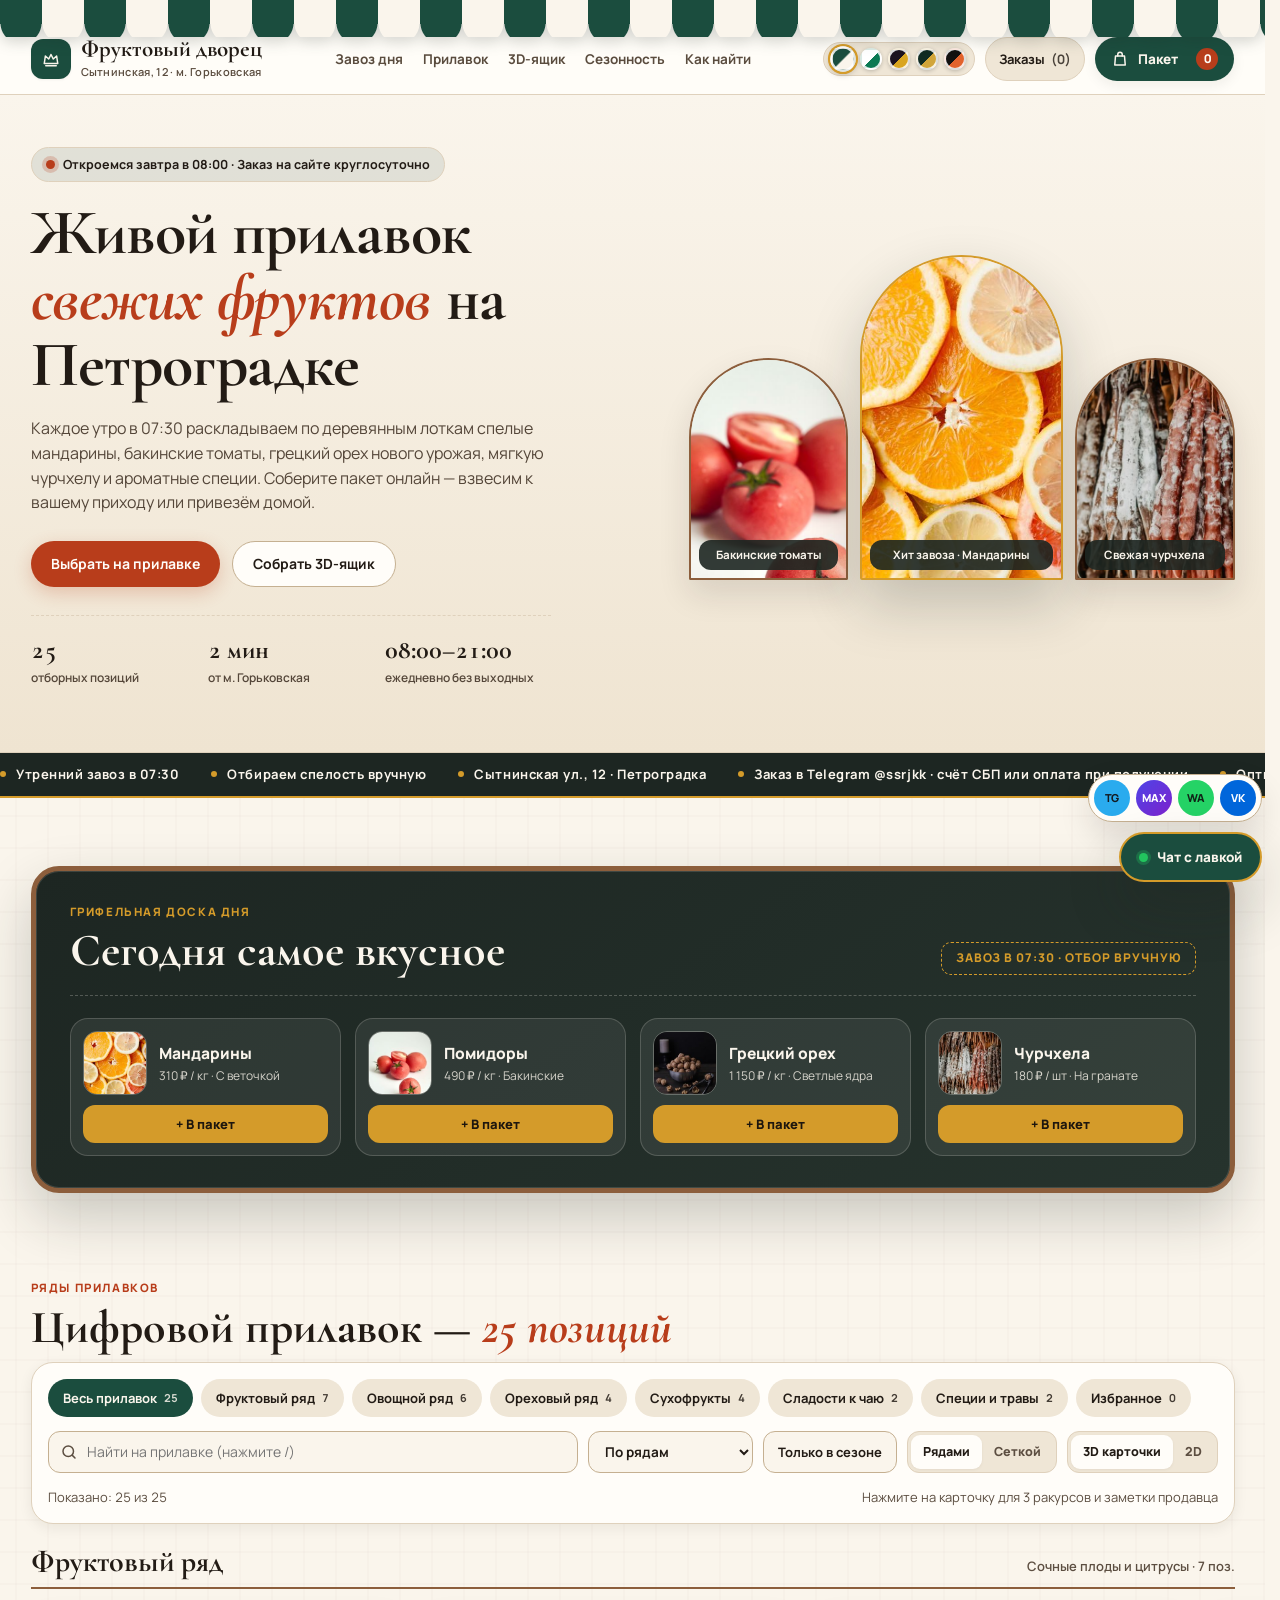
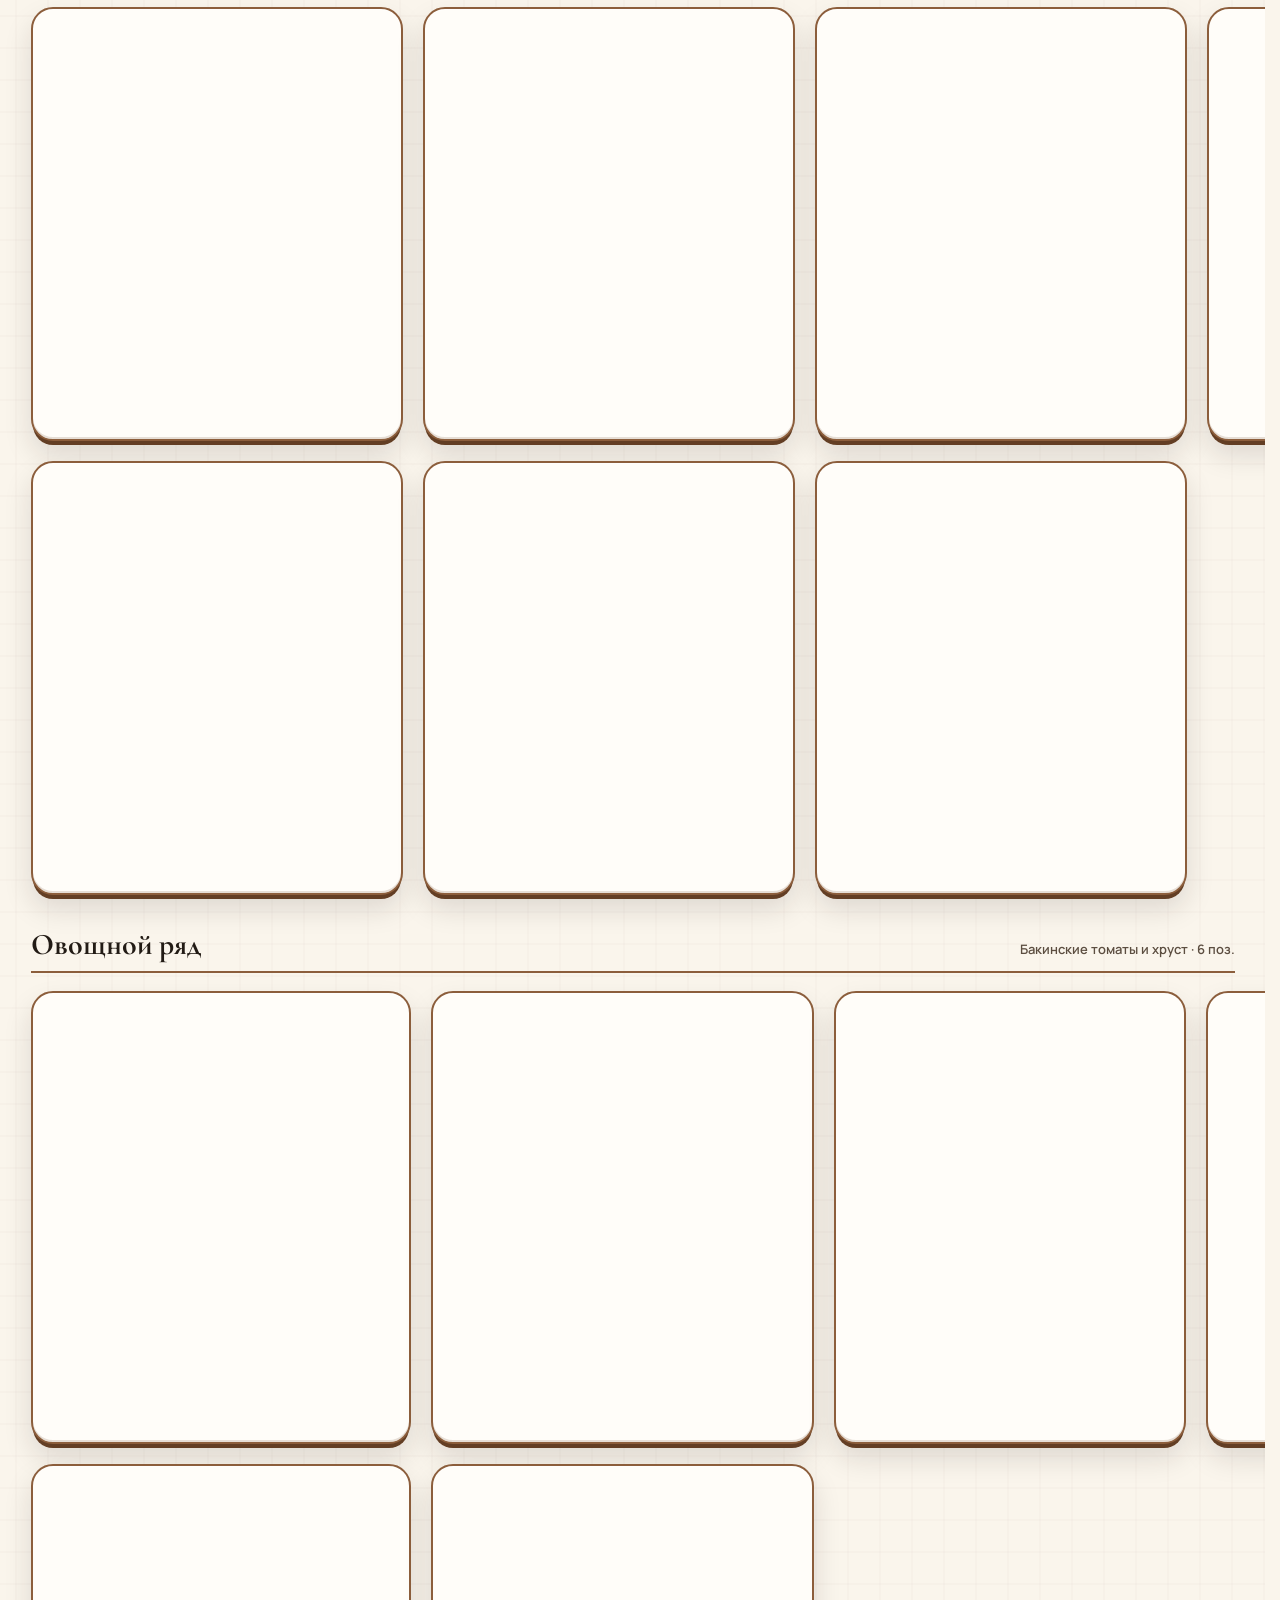
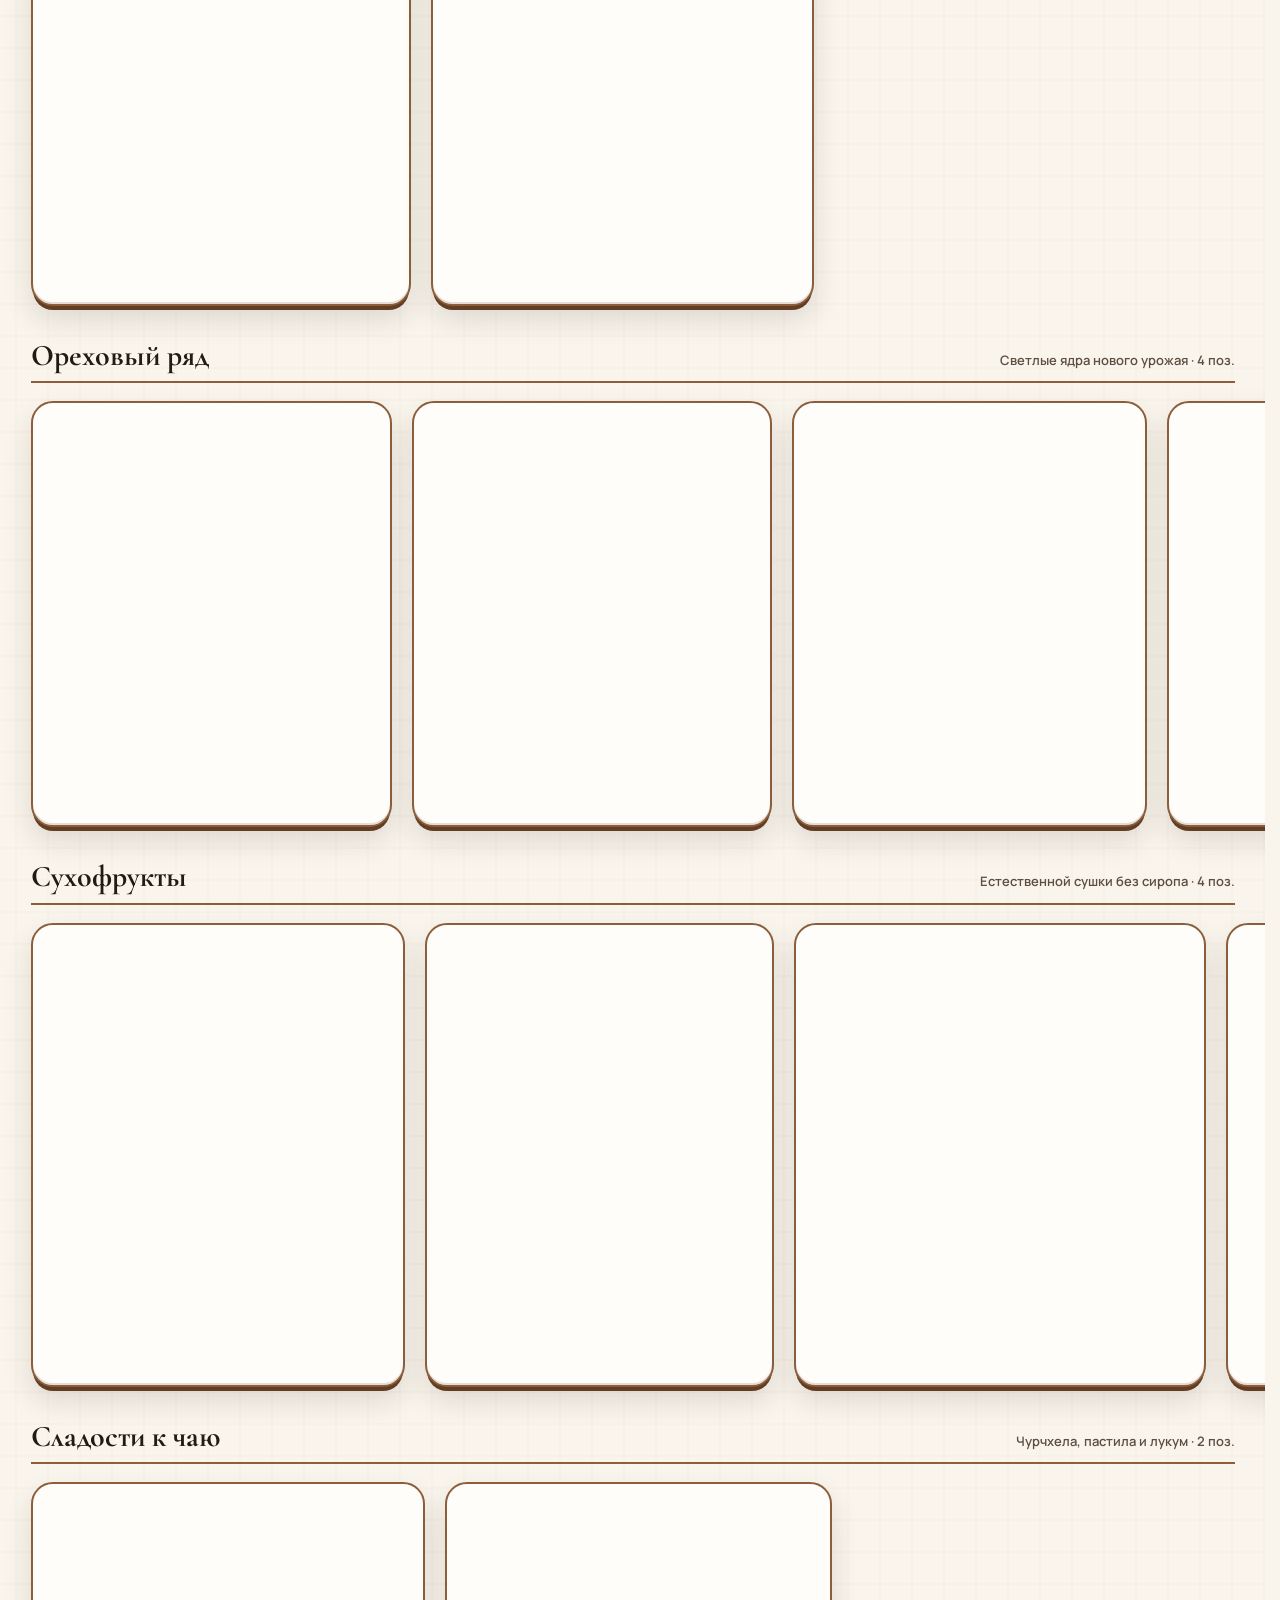
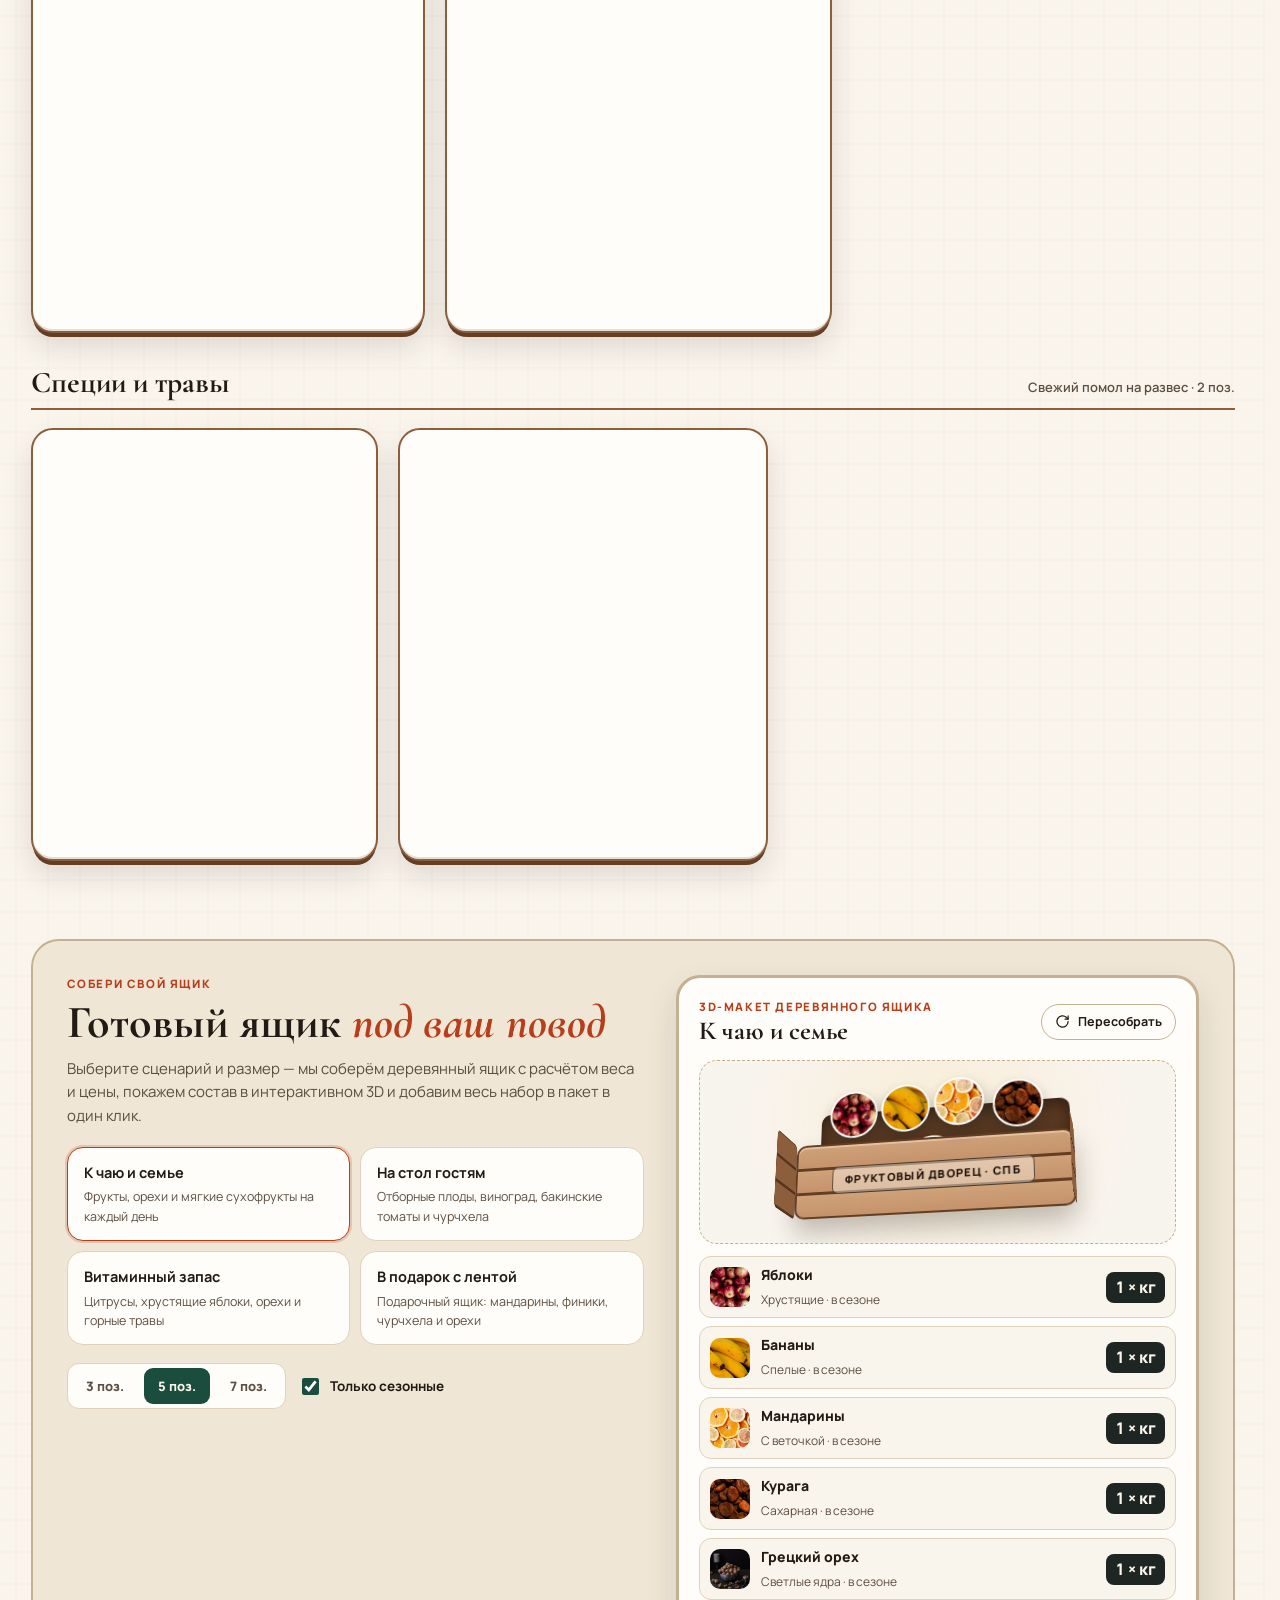
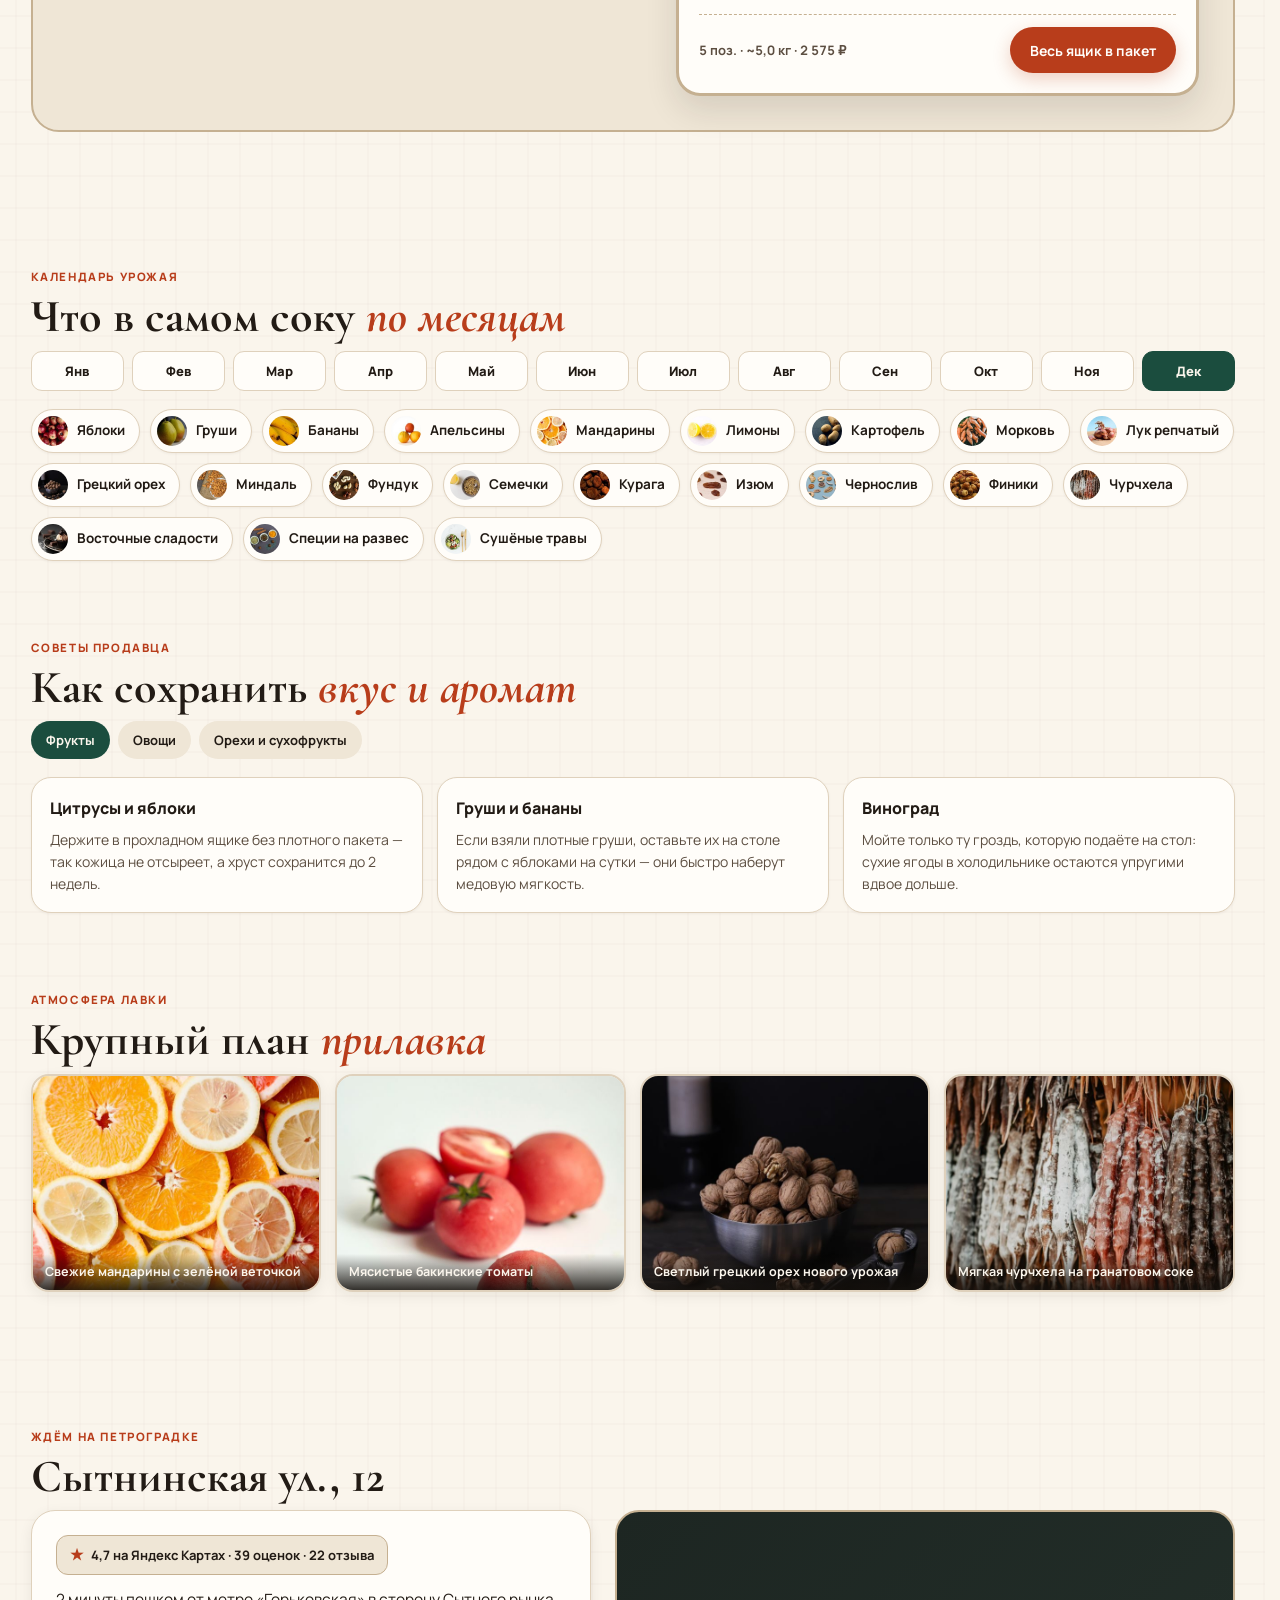
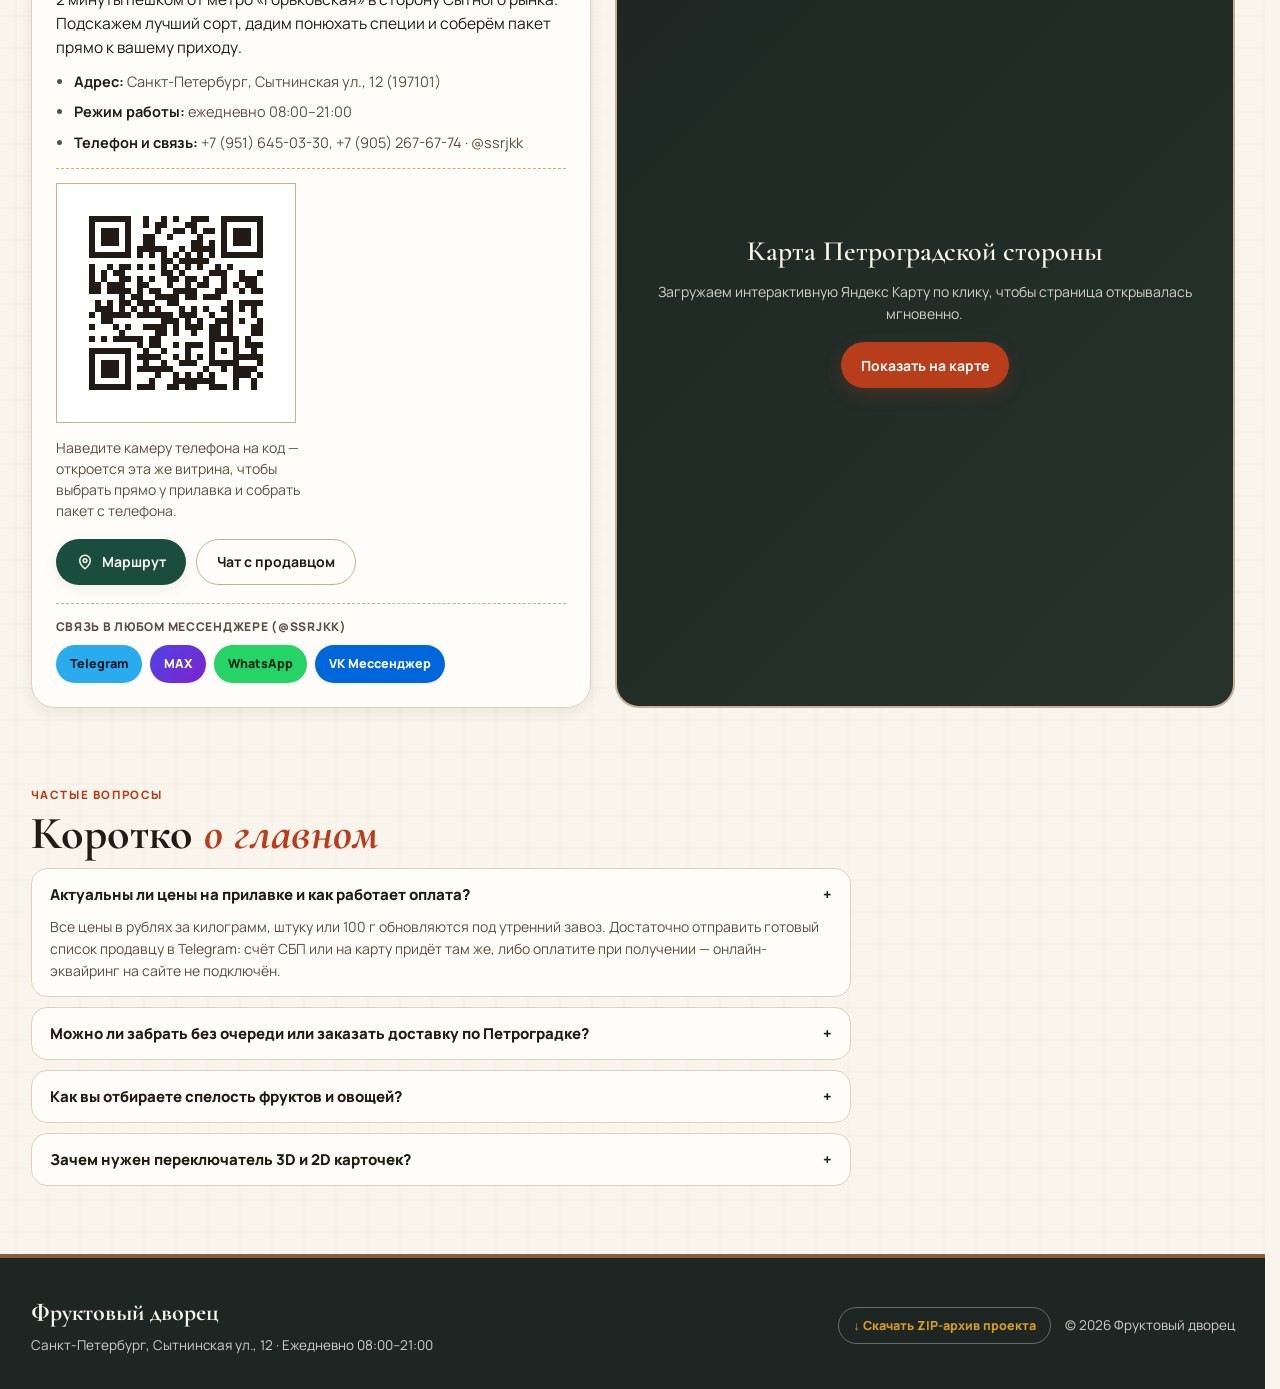
<file: index.html>
<!DOCTYPE html>
<html lang="ru" data-theme="market" data-cards="3d">
<head>
  <meta charset="UTF-8">
  <meta name="viewport" content="width=device-width, initial-scale=1.0">
  <title>Фруктовый дворец — Свежие фрукты, овощи, орехи и специи | Сытнинская, 12 (СПб)</title>
  <meta name="description" content="Цифровой прилавок лавки «Фруктовый дворец» на Петроградке (Сытнинская ул., 12, 2 минуты от м. Горьковская). Отборные сезонные фрукты, бакинские томаты, орехи, сухофрукты, чурчхела и специи на развес. Сборка пакета, онлайн-оплата и заказ в Telegram.">
  <meta name="robots" content="index, follow">
  <meta name="theme-color" content="#1B4D3E">
  <meta http-equiv="Content-Security-Policy" content="default-src 'self'; script-src 'self' 'unsafe-inline'; style-src 'self' 'unsafe-inline'; img-src 'self' data:; font-src 'self' data:; connect-src 'self'; frame-src https://yandex.ru https://maps.yandex.ru; object-src 'none'; base-uri 'self'; form-action 'self'; manifest-src 'self'; worker-src 'self'">
  <link rel="canonical" href="https://ssrjkk.github.io/fruktovy/">
  <link rel="manifest" href="./manifest.webmanifest">
  <link rel="icon" href="assets/logo.svg" type="image/svg+xml">
  <link rel="apple-touch-icon" href="assets/icon-192.png">

  <!-- Open Graph & Social Preview -->
  <meta property="og:type" content="website">
  <meta property="og:locale" content="ru_RU">
  <meta property="og:site_name" content="Фруктовый дворец">
  <meta property="og:title" content="Фруктовый дворец — Живой прилавок на Сытнинской, 12">
  <meta property="og:description" content="25 отборных позиций с утреннего завоза: фрукты, бакинские овощи, орехи, сухофрукты, чурчхела и специи. Соберите пакет онлайн, оплатите или отправьте заказ в Telegram.">
  <meta property="og:url" content="https://ssrjkk.github.io/fruktovy/">
  <meta property="og:image" content="https://ssrjkk.github.io/fruktovy/assets/og.png">
  <meta property="og:image:width" content="1200">
  <meta property="og:image:height" content="630">
  <meta name="twitter:image" content="https://ssrjkk.github.io/fruktovy/assets/og.png">
  <meta name="twitter:card" content="summary_large_image">
  <meta name="twitter:title" content="Фруктовый дворец — Сытнинская, 12 (СПб)">
  <meta name="twitter:description" content="Свежие фрукты, овощи, орехи, сухофрукты и восточные сладости на Петроградке.">

  <!-- Preload Hero LCP Image -->
  <link rel="preload" as="image" href="assets/img/1002778-640x480.jpg">

  <!-- Early Theme, Card Mode & Global SVG Fallback Hydration (Zero FOUC, Zero ReferenceError) -->
  <script>
    (function () {
      try {
        var savedTheme = localStorage.getItem('fd.theme');
        document.documentElement.dataset.theme = (savedTheme && /^(market|light|fig|emerald|night)$/.test(savedTheme)) ? savedTheme : 'market';

        var savedCards = localStorage.getItem('fd.cardMode');
        if (savedCards === '2d' || savedCards === '3d') {
          document.documentElement.dataset.cards = savedCards;
        } else {
          var prefersReduced = window.matchMedia && window.matchMedia('(prefers-reduced-motion: reduce)').matches;
          var isCoarse = window.matchMedia && window.matchMedia('(pointer: coarse)').matches;
          document.documentElement.dataset.cards = (prefersReduced || isCoarse) ? '2d' : '3d';
        }
      } catch (e) {
        document.documentElement.dataset.theme = 'market';
        document.documentElement.dataset.cards = '2d';
      }

      window.__fdImgFallback = function (img, color, label) {
        if (!img || img.dataset.fbApplied === '1') return;
        img.dataset.fbApplied = '1';
        img.onerror = null;
        var bg = (typeof color === 'string' && /^#[0-9a-fA-F]{3,8}$/.test(color)) ? color : '#8C5E3C';
        var rawText = (label || img.alt || 'Фруктовый дворец').toString().slice(0, 32);
        var safeText = rawText
          .replace(/&/g, '&amp;')
          .replace(/</g, '&lt;')
          .replace(/>/g, '&gt;')
          .replace(/"/g, '&quot;');
        var svg =
          '<svg xmlns="http://www.w3.org/2000/svg" viewBox="0 0 640 480" width="640" height="480">' +
          '<defs><linearGradient id="g" x1="0" y1="0" x2="1" y2="1">' +
          '<stop offset="0%" stop-color="' + bg + '"/>' +
          '<stop offset="100%" stop-color="#1D2622"/>' +
          '</linearGradient></defs>' +
          '<rect width="640" height="480" fill="url(#g)"/>' +
          '<circle cx="320" cy="196" r="80" fill="rgba(250,245,236,0.14)"/>' +
          '<path d="M320 134c28 16 44 46 38 78-28-6-52-28-56-58 6-8 12-15 18-20z" fill="rgba(250,245,236,0.9)"/>' +
          '<path d="M318 216c-22-12-44-4-56 14 22 10 46 8 60-6" fill="rgba(212,155,42,0.88)"/>' +
          '<text x="320" y="328" text-anchor="middle" fill="#FAF5EC" font-family="Georgia,serif" font-size="34" font-weight="600">' + safeText + '</text>' +
          '<text x="320" y="366" text-anchor="middle" fill="rgba(250,245,236,0.72)" font-family="sans-serif" font-size="13" letter-spacing="3">ФРУКТОВЫЙ ДВОРЕЦ · СПБ</text>' +
          '</svg>';
        img.src = 'data:image/svg+xml;charset=UTF-8,' + encodeURIComponent(svg);
      };
    })();
  </script>

  <!-- Vendored fonts: Cormorant Garamond + Manrope, Cyrillic subsets, self-hosted -->
  <link rel="preload" as="font" type="font/woff2" crossorigin href="assets/fonts/cormorant-garamond-cyrillic-700-normal.woff2">
  <link rel="preload" as="font" type="font/woff2" crossorigin href="assets/fonts/cormorant-garamond-latin-700-normal.woff2">
  <link rel="preload" as="font" type="font/woff2" crossorigin href="assets/fonts/manrope-cyrillic-400.woff2">
  <link rel="preload" as="font" type="font/woff2" crossorigin href="assets/fonts/manrope-latin-400.woff2">
  <link rel="preload" as="font" type="font/woff2" crossorigin href="assets/fonts/manrope-cyrillic-700.woff2">
  <link rel="preload" as="font" type="font/woff2" crossorigin href="assets/fonts/manrope-latin-700.woff2">
  <link rel="preload" as="font" type="font/woff2" crossorigin href="assets/fonts/cormorant-garamond-cyrillic-700-italic.woff2">
  <link rel="preload" as="font" type="font/woff2" crossorigin href="assets/fonts/cormorant-garamond-latin-700-italic.woff2">
  <link rel="stylesheet" href="assets/fonts.css">
  <link rel="preconnect" href="https://t.me">

  <!-- Structured Data (JSON-LD): GroceryStore + FAQPage (1:1 synced with visible FAQ) -->
  <script type="application/ld+json">
  {
    "@context": "https://schema.org",
    "@graph": [
      {
        "@type": "GroceryStore",
        "@id": "https://ssrjkk.github.io/fruktovy/#store",
        "name": "Фруктовый дворец",
        "description": "Фруктовая и овощная лавка на Петроградской стороне в Санкт-Петербурге: сезонные фрукты, бакинские овощи, орехи, сухофрукты, чурчхела и специи на развес.",
        "url": "https://ssrjkk.github.io/fruktovy/",
        "telephone": "+7-951-645-03-30",
        "priceRange": "₽₽",
        "sameAs": "https://yandex.ru/maps/org/fruktovy_dvorets/60838532953/",
        "address": {
          "@type": "PostalAddress",
          "streetAddress": "Сытнинская ул., 12",
          "addressLocality": "Санкт-Петербург",
          "postalCode": "197101",
          "addressCountry": "RU"
        },
        "openingHoursSpecification": [{
          "@type": "OpeningHoursSpecification",
          "dayOfWeek": ["Monday","Tuesday","Wednesday","Thursday","Friday","Saturday","Sunday"],
          "opens": "08:00",
          "closes": "21:00"
        }]
      },
      {
        "@type": "FAQPage",
        "mainEntity": [
          {
            "@type": "Question",
            "name": "Актуальны ли цены на прилавке и как работает оплата?",
            "acceptedAnswer": {
              "@type": "Answer",
              "text": "Все цены в рублях за килограмм, штуку или 100 г обновляются под утренний завоз. Достаточно отправить готовый список продавцу в Telegram: счёт СБП или на карту придёт там же, либо оплатите при получении — онлайн-эквайринг на сайте не подключён."
            }
          },
          {
            "@type": "Question",
            "name": "Можно ли забрать без очереди или заказать доставку по Петроградке?",
            "acceptedAnswer": {
              "@type": "Answer",
              "text": "Да! Выберите в корзине «Самовывоз» (бесплатно на Сытнинской, 12) или «Курьер» (250 ₽, бесплатно при заказе от 2 500 ₽) — мы заранее взвесим и аккуратно упакуем пакет."
            }
          },
          {
            "@type": "Question",
            "name": "Как вы отбираете спелость фруктов и овощей?",
            "acceptedAnswer": {
              "@type": "Answer",
              "text": "В корзине есть быстрые пожелания («Поспелее», «Впрок», «На салат», «В подарок») — продавец вручную отберёт каждый плод под ваш запрос и при необходимости пришлёт фото в Telegram."
            }
          },
          {
            "@type": "Question",
            "name": "Зачем нужен переключатель 3D и 2D карточек?",
            "acceptedAnswer": {
              "@type": "Answer",
              "text": "В 3D-режиме прилавок ощущается как объёмные деревянные лотки с живым наклоном под курсором, а 2D-режим даёт максимально строгий и лёгкий каталог для быстрого выбора на любом устройстве."
            }
          }
        ]
      }
    ]
  }
  </script>

  <style>
    /* ==========================================================================
       1. WCAG 2.1 AA CALIBRATED 5-PALETTE TOKENS (worst measured pair 5.32:1; Default: market)
       ========================================================================== */
    :root,
    html[data-theme="market"] {
      --bg: #FAF5EC;
      --bg-alt: #EFE6D6;
      --surface: #FFFDF9;
      --surface-elev: #FFFFFF;
      --ink: #221B15;
      --ink-muted: #5C4E41;
      --border: #DFD1BC;
      --border-strong: #C5B091;
      --cedar: #8C5E3C;
      --cedar-dark: #633E24;
      --cedar-light: #C89972;
      --chalk-bg: #1D2622;
      --chalk-bg-2: #26332D;
      --chalk-ink: #FAF5EC;
      --chalk-muted: rgba(250, 245, 236, 0.82);
      --header-bg: rgba(255, 253, 249, 0.95);
      --header-ink: #221B15;
      --header-muted: #5A4C3E;
      --header-border: #DFD1BC;
      --hero-bg: #FAF5EC;
      --hero-bg-2: #EFE4D1;
      --hero-ink: #221B15;
      --hero-muted: #544639;
      --hero-border: #DFD1BC;
      --brand: #1B4D3E;
      --brand-ink: #FAF5EC;
      --accent: #B83D1B;
      --accent-hover: #9C3114;
      --accent-ink: #FFFDF9;
      --gold: #D49B2A;
      --gold-ink: #1D160E;
      --fresh: #1B4D3E;
      --fresh-ink: #FFFFFF;
      --fresh-soft: rgba(27, 77, 62, 0.11);
      --shadow-xs: 0 1px 3px rgba(34, 27, 21, 0.05);
      --shadow-sm: 0 4px 14px rgba(34, 27, 21, 0.07);
      --shadow-md: 0 14px 32px rgba(34, 27, 21, 0.12);
      --shadow-lg: 0 24px 56px rgba(29, 38, 34, 0.22);
      --canvas-tex: url("data:image/svg+xml,%3Csvg xmlns='http://www.w3.org/2000/svg' width='64' height='64' viewBox='0 0 64 64'%3E%3Cg fill='none' stroke='%238C5E3C' stroke-opacity='0.045' stroke-width='1'%3E%3Cpath d='M0 16h64M0 48h64M16 0v64M48 0v64'/%3E%3C/g%3E%3C/svg%3E");
    }

    html[data-theme="light"] {
      --bg: #F4F5F7;
      --bg-alt: #E7EBEF;
      --surface: #FFFFFF;
      --surface-elev: #FFFFFF;
      --ink: #141619;
      --ink-muted: #505866;
      --border: #DCE1E8;
      --border-strong: #BFC8D6;
      --cedar: #94A3B8;
      --cedar-dark: #64748B;
      --cedar-light: #CBD5E1;
      --chalk-bg: #141619;
      --chalk-bg-2: #1F242B;
      --chalk-ink: #F8FAFC;
      --chalk-muted: rgba(248, 250, 252, 0.80);
      --header-bg: rgba(255, 255, 255, 0.95);
      --header-ink: #141619;
      --header-muted: #505866;
      --header-border: #DCE1E8;
      --hero-bg: #FFFFFF;
      --hero-bg-2: #F4F5F7;
      --hero-ink: #141619;
      --hero-muted: #505866;
      --hero-border: #DCE1E8;
      --brand: #0B7A53;
      --brand-ink: #FFFFFF;
      --accent: #141619;
      --accent-hover: #2C313A;
      --accent-ink: #FFFFFF;
      --gold: #10B981;
      --gold-ink: #0B261C;
      --fresh: #0B7A53;
      --fresh-ink: #FFFFFF;
      --fresh-soft: rgba(11, 122, 83, 0.11);
      --shadow-xs: 0 1px 2px rgba(20, 22, 25, 0.04);
      --shadow-sm: 0 4px 12px rgba(20, 22, 25, 0.06);
      --shadow-md: 0 12px 28px rgba(20, 22, 25, 0.10);
      --shadow-lg: 0 22px 48px rgba(20, 22, 25, 0.16);
      --canvas-tex: none;
    }

    html[data-theme="fig"] {
      --bg: #F6EFE4;
      --bg-alt: #EAE0D0;
      --surface: #FFFBF4;
      --surface-elev: #FFFFFF;
      --ink: #1F1524;
      --ink-muted: #5C4E63;
      --border: #E2D4C0;
      --border-strong: #C5B095;
      --cedar: #6E4A2E;
      --cedar-dark: #4A301D;
      --cedar-light: #B88B66;
      --chalk-bg: #1B1220;
      --chalk-bg-2: #2A1C33;
      --chalk-ink: #F6EFE4;
      --chalk-muted: rgba(246, 239, 228, 0.80);
      --header-bg: rgba(27, 18, 32, 0.95);
      --header-ink: #F6EFE4;
      --header-muted: rgba(246, 239, 228, 0.78);
      --header-border: rgba(217, 165, 33, 0.25);
      --hero-bg: #1B1220;
      --hero-bg-2: #291A32;
      --hero-ink: #F6EFE4;
      --hero-muted: rgba(246, 239, 228, 0.82);
      --hero-border: rgba(217, 165, 33, 0.26);
      --brand: #D9A521;
      --brand-ink: #1B1220;
      --accent: #B84214;
      --accent-hover: #9C350E;
      --accent-ink: #FFFBF4;
      --gold: #D9A521;
      --gold-ink: #1B1220;
      --fresh: #245C40;
      --fresh-ink: #FFFFFF;
      --fresh-soft: rgba(36, 92, 64, 0.13);
      --shadow-xs: 0 1px 3px rgba(27, 18, 32, 0.06);
      --shadow-sm: 0 4px 14px rgba(27, 18, 32, 0.08);
      --shadow-md: 0 14px 32px rgba(27, 18, 32, 0.14);
      --shadow-lg: 0 24px 56px rgba(27, 18, 32, 0.28);
      --canvas-tex: none;
    }

    html[data-theme="emerald"] {
      --bg: #F6F1E4;
      --bg-alt: #EAE2CE;
      --surface: #FFFDF8;
      --surface-elev: #FFFFFF;
      --ink: #13251E;
      --ink-muted: #465B51;
      --border: #D9D2BE;
      --border-strong: #B6AC90;
      --cedar: #6B5334;
      --cedar-dark: #4A3822;
      --cedar-light: #B89A70;
      --chalk-bg: #102B22;
      --chalk-bg-2: #183C30;
      --chalk-ink: #F6F1E4;
      --chalk-muted: rgba(246, 241, 228, 0.80);
      --header-bg: rgba(16, 43, 34, 0.95);
      --header-ink: #F6F1E4;
      --header-muted: rgba(246, 241, 228, 0.78);
      --header-border: rgba(209, 165, 58, 0.26);
      --hero-bg: #102B22;
      --hero-bg-2: #173B2E;
      --hero-ink: #F6F1E4;
      --hero-muted: rgba(246, 241, 228, 0.82);
      --hero-border: rgba(209, 165, 58, 0.28);
      --brand: #D1A53A;
      --brand-ink: #102B22;
      --accent: #A94116;
      --accent-hover: #8E3410;
      --accent-ink: #FFFDF8;
      --gold: #D1A53A;
      --gold-ink: #102B22;
      --fresh: #195C40;
      --fresh-ink: #FFFFFF;
      --fresh-soft: rgba(25, 92, 64, 0.13);
      --shadow-xs: 0 1px 3px rgba(16, 43, 34, 0.06);
      --shadow-sm: 0 4px 14px rgba(16, 43, 34, 0.08);
      --shadow-md: 0 14px 32px rgba(16, 43, 34, 0.14);
      --shadow-lg: 0 24px 56px rgba(16, 43, 34, 0.26);
      --canvas-tex: none;
    }

    html[data-theme="night"] {
      --bg: #121110;
      --bg-alt: #1A1816;
      --surface: #1E1B18;
      --surface-elev: #26221E;
      --ink: #F5EFE6;
      --ink-muted: #B8AC9E;
      --border: #332D27;
      --border-strong: #4F453B;
      --cedar: #6B5038;
      --cedar-dark: #423021;
      --cedar-light: #A88464;
      --chalk-bg: #0D0C0B;
      --chalk-bg-2: #1A1714;
      --chalk-ink: #F5EFE6;
      --chalk-muted: rgba(245, 239, 230, 0.78);
      --header-bg: rgba(18, 17, 16, 0.94);
      --header-ink: #F5EFE6;
      --header-muted: #B8AC9E;
      --header-border: #332D27;
      --hero-bg: #151311;
      --hero-bg-2: #211C18;
      --hero-ink: #F5EFE6;
      --hero-muted: #C7BBB0;
      --hero-border: #332D27;
      --brand: #E0A832;
      --brand-ink: #121110;
      --accent: #E2622C;
      --accent-hover: #F0733E;
      --accent-ink: #121110;
      --gold: #E0A832;
      --gold-ink: #121110;
      --fresh: #3BA572;
      --fresh-ink: #0B2015;
      --fresh-soft: rgba(59, 165, 114, 0.16);
      --shadow-xs: 0 1px 3px rgba(0, 0, 0, 0.35);
      --shadow-sm: 0 6px 16px rgba(0, 0, 0, 0.42);
      --shadow-md: 0 14px 34px rgba(0, 0, 0, 0.52);
      --shadow-lg: 0 24px 60px rgba(0, 0, 0, 0.68);
      --canvas-tex: none;
    }

    /* ==========================================================================
       2. RESET, ZERO-CLS BASE & TYPOGRAPHY
       ========================================================================== */
    *, *::before, *::after { box-sizing: border-box; }

    html {
      scrollbar-gutter: stable;
      overflow-x: hidden;
      scroll-behavior: smooth;
      font-size: 16px;
    }

    body {
      margin: 0;
      background-color: var(--bg);
      background-image: var(--canvas-tex);
      color: var(--ink);
      font-family: 'Manrope', -apple-system, BlinkMacSystemFont, 'Segoe UI', Roboto, sans-serif;
      line-height: 1.55;
      overflow-x: hidden;
      -webkit-font-smoothing: antialiased;
      transition: background-color 0.25s ease, color 0.25s ease;
    }

    img, svg { display: block; max-width: 100%; }
    button, input, select, textarea { font: inherit; color: inherit; }
    button { cursor: pointer; background: none; border: 0; padding: 0; }
    a { color: inherit; text-decoration: none; }
    button:focus-visible, a:focus-visible, input:focus-visible, select:focus-visible, textarea:focus-visible {
      outline: 2.5px solid var(--gold);
      outline-offset: 2px;
    }

    .serif { font-family: 'Cormorant Garamond', Georgia, serif; }
    .tnum { font-variant-numeric: tabular-nums; }
    .icon { width: 18px; height: 18px; flex-shrink: 0; fill: none; stroke: currentColor; stroke-width: 2; stroke-linecap: round; stroke-linejoin: round; }

    .container {
      width: 100%;
      max-width: 1260px;
      margin: 0 auto;
      padding: 0 18px;
    }
    @media (min-width: 768px) { .container { padding: 0 28px; } }

    .btn {
      display: inline-flex;
      align-items: center;
      justify-content: center;
      gap: 8px;
      height: 46px;
      padding: 0 20px;
      border-radius: 999px;
      font-size: 14px;
      font-weight: 700;
      white-space: nowrap;
      transition: transform 0.16s ease, background-color 0.18s ease, border-color 0.18s ease, box-shadow 0.18s ease;
    }
    .btn:active { transform: scale(0.98); }
    .btn-primary {
      background: var(--accent);
      color: var(--accent-ink);
      box-shadow: 0 6px 18px rgba(184, 61, 27, 0.24);
    }
    .btn-primary:hover { background: var(--accent-hover); transform: translateY(-1px); }
    .btn-brand {
      background: var(--brand);
      color: var(--brand-ink);
      box-shadow: var(--shadow-sm);
    }
    .btn-brand:hover { filter: brightness(1.06); transform: translateY(-1px); }
    .btn-outline {
      background: var(--surface);
      color: var(--ink);
      border: 1.5px solid var(--border-strong);
    }
    .btn-outline:hover { border-color: var(--accent); color: var(--accent); }

    /* ==========================================================================
       3. MARKET AWNING & STICKY HEADER
       ========================================================================== */
    .market-awning {
      display: none;
      width: 100%;
      height: 24px;
      position: relative;
      z-index: 65;
      background-image: repeating-linear-gradient(
        90deg,
        #1B4D3E 0px,
        #1B4D3E 42px,
        #FAF5EC 42px,
        #FAF5EC 84px
      );
      filter: drop-shadow(0 5px 7px rgba(29, 38, 34, 0.18));
    }
    .market-awning::after {
      content: "";
      position: absolute;
      left: 0; right: 0; bottom: -13px;
      height: 14px;
      background-image:
        radial-gradient(circle at 21px 0, #1B4D3E 20px, transparent 21px),
        radial-gradient(circle at 63px 0, #FAF5EC 20px, transparent 21px);
      background-size: 84px 14px;
      background-repeat: repeat-x;
    }
    html[data-theme="market"] .market-awning { display: block; }

    .site-header {
      position: sticky;
      top: 0;
      z-index: 60;
      background: var(--header-bg);
      color: var(--header-ink);
      border-bottom: 1px solid var(--header-border);
      backdrop-filter: blur(12px);
      -webkit-backdrop-filter: blur(12px);
    }
    .header-inner {
      height: 70px;
      display: flex;
      align-items: center;
      justify-content: space-between;
      gap: 14px;
    }

    .brand-link {
      display: inline-flex;
      align-items: center;
      gap: 10px;
      min-width: 0;
    }
    .brand-crest {
      width: 40px;
      height: 40px;
      border-radius: 12px;
      background: var(--brand);
      color: var(--brand-ink);
      display: grid;
      place-items: center;
      flex-shrink: 0;
      box-shadow: var(--shadow-xs);
    }
    .brand-name {
      font-family: 'Cormorant Garamond', Georgia, serif;
      font-size: 23px;
      font-weight: 700;
      line-height: 1.02;
      white-space: nowrap;
    }
    .brand-sub {
      display: block;
      font-size: 11px;
      font-weight: 600;
      color: var(--header-muted);
      letter-spacing: 0.03em;
    }

    .main-nav {
      display: none;
      align-items: center;
      gap: 20px;
      font-size: 13.5px;
      font-weight: 700;
    }
    .main-nav a { color: var(--header-muted); transition: color 0.16s ease; }
    .main-nav a:hover { color: var(--header-ink); }
    @media (min-width: 1024px) { .main-nav { display: flex; } }

    .header-actions {
      display: flex;
      align-items: center;
      gap: 10px;
    }

    .theme-swatches {
      display: none;
      align-items: center;
      gap: 6px;
      padding: 5px 8px;
      border-radius: 999px;
      background: var(--bg-alt);
      border: 1px solid var(--border);
    }
    @media (min-width: 768px) { .theme-swatches { display: flex; } }

    .swatch-btn {
      width: 22px;
      height: 22px;
      border-radius: 50%;
      border: 2px solid rgba(255, 255, 255, 0.85);
      box-shadow: 0 1px 4px rgba(0, 0, 0, 0.22);
      transition: transform 0.16s ease, box-shadow 0.16s ease;
    }
    .swatch-btn:hover { transform: scale(1.14); }
    .swatch-btn[aria-pressed="true"] {
      transform: scale(1.16);
      box-shadow: 0 0 0 2px var(--gold), 0 2px 6px rgba(0, 0, 0, 0.25);
    }
    .swatch-market { background: linear-gradient(135deg, #1B4D3E 50%, #FAF5EC 50%); }
    .swatch-light { background: linear-gradient(135deg, #FFFFFF 50%, #0B7A53 50%); }
    .swatch-fig { background: linear-gradient(135deg, #1B1220 50%, #D9A521 50%); }
    .swatch-emerald { background: linear-gradient(135deg, #102B22 50%, #D1A53A 50%); }
    .swatch-night { background: linear-gradient(135deg, #121110 50%, #E2622C 50%); }

    .hdr-orders-btn {
      display: none;
      align-items: center;
      gap: 6px;
      height: 44px;
      padding: 0 13px;
      border-radius: 999px;
      background: var(--bg-alt);
      border: 1.5px solid var(--border);
      color: var(--ink);
      font-size: 13px;
      font-weight: 700;
      transition: border-color 0.16s ease, color 0.16s ease;
    }
    .hdr-orders-btn:hover { border-color: var(--accent); color: var(--accent); }
    @media (min-width: 768px) { .hdr-orders-btn { display: inline-flex; } }

    .bag-trigger {
      display: inline-flex;
      align-items: center;
      gap: 9px;
      height: 44px;
      padding: 0 16px;
      border-radius: 999px;
      background: var(--brand);
      color: var(--brand-ink);
      font-size: 13.5px;
      font-weight: 800;
      box-shadow: var(--shadow-sm);
      transition: transform 0.16s ease, filter 0.16s ease;
    }
    .bag-trigger:hover { filter: brightness(1.06); transform: translateY(-1px); }
    .bag-count {
      min-width: 22px;
      height: 22px;
      padding: 0 6px;
      border-radius: 999px;
      background: var(--accent);
      color: var(--accent-ink);
      font-size: 12px;
      display: inline-grid;
      place-items: center;
    }
    .bag-weight-hdr {
      display: none;
      font-size: 12px;
      font-weight: 700;
      opacity: 0.92;
    }
    @media (min-width: 640px) { .bag-weight-hdr { display: inline; } }

    .burger-btn {
      width: 44px;
      height: 44px;
      border-radius: 12px;
      border: 1px solid var(--header-border);
      display: grid;
      place-items: center;
      color: var(--header-ink);
    }
    @media (min-width: 1024px) { .burger-btn { display: none; } }

    .mobile-menu {
      display: none;
      padding: 16px 18px 22px;
      background: var(--surface);
      color: var(--ink);
      border-bottom: 1.5px solid var(--border);
      box-shadow: var(--shadow-md);
    }
    .mobile-menu.is-open { display: block; }
    .mobile-nav-list {
      display: grid;
      grid-template-columns: repeat(2, 1fr);
      gap: 10px;
      margin-bottom: 16px;
    }
    .mobile-nav-list a {
      padding: 11px 14px;
      border-radius: 12px;
      background: var(--bg-alt);
      font-size: 14px;
      font-weight: 700;
      text-align: center;
    }
    .mobile-themes {
      display: flex;
      flex-wrap: wrap;
      gap: 8px;
    }
    .theme-pill {
      padding: 7px 12px;
      border-radius: 999px;
      border: 1.5px solid var(--border-strong);
      font-size: 12px;
      font-weight: 700;
      background: var(--bg);
    }
    .theme-pill[aria-pressed="true"] {
      background: var(--brand);
      color: var(--brand-ink);
      border-color: var(--brand);
    }

    /* ==========================================================================
       4. HERO SECTION & 3-ARCH SHOWCASE
       ========================================================================== */
    .hero {
      background: linear-gradient(180deg, var(--hero-bg) 0%, var(--hero-bg-2) 100%);
      color: var(--hero-ink);
      border-bottom: 1.5px solid var(--hero-border);
      padding: 36px 0 48px;
      position: relative;
      overflow: hidden;
    }
    @media (min-width: 960px) { .hero { padding: 52px 0 64px; } }

    .hero-grid {
      display: grid;
      grid-template-columns: 1fr;
      gap: 32px;
      align-items: center;
    }
    @media (min-width: 960px) {
      .hero-grid { grid-template-columns: 1.06fr 0.94fr; gap: 44px; }
    }

    .status-pill {
      display: inline-flex;
      align-items: center;
      gap: 8px;
      padding: 7px 14px;
      border-radius: 999px;
      background: var(--fresh-soft);
      border: 1px solid var(--hero-border);
      font-size: 12.5px;
      font-weight: 700;
      margin-bottom: 18px;
    }
    .status-dot {
      width: 9px;
      height: 9px;
      border-radius: 50%;
      background: var(--fresh);
      box-shadow: 0 0 0 4px rgba(27, 77, 62, 0.22);
    }
    .status-dot.is-closed { background: var(--accent); box-shadow: 0 0 0 4px rgba(184, 61, 27, 0.22); }

    .hero-title {
      font-family: 'Cormorant Garamond', Georgia, serif;
      font-size: clamp(38px, 5.4vw, 64px);
      font-weight: 700;
      line-height: 1.03;
      margin: 0 0 18px;
      letter-spacing: -0.01em;
    }
    .hero-title em { font-style: italic; color: var(--accent); }
    html[data-theme="fig"] .hero-title em,
    html[data-theme="emerald"] .hero-title em,
    html[data-theme="night"] .hero-title em { color: var(--gold); }

    .hero-lead {
      font-size: 16px;
      color: var(--hero-muted);
      max-width: 540px;
      margin: 0 0 26px;
    }

    .hero-ctas {
      display: flex;
      flex-wrap: wrap;
      gap: 12px;
      margin-bottom: 28px;
    }

    .hero-facts {
      display: grid;
      grid-template-columns: repeat(3, 1fr);
      gap: 12px;
      padding-top: 20px;
      border-top: 1px dashed var(--hero-border);
      max-width: 520px;
    }
    .hero-fact strong {
      display: block;
      font-family: 'Cormorant Garamond', Georgia, serif;
      font-size: 26px;
      line-height: 1.05;
    }
    .hero-fact span {
      font-size: 12px;
      color: var(--hero-muted);
      font-weight: 600;
    }

    .hero-arches {
      display: grid;
      grid-template-columns: 0.9fr 1.15fr 0.9fr;
      gap: 12px;
      align-items: end;
      position: relative;
    }
    .arch-card {
      position: relative;
      border-radius: 999px 999px 20px 20px;
      overflow: hidden;
      border: 2.5px solid var(--cedar);
      background: var(--bg-alt);
      box-shadow: var(--shadow-md);
      aspect-ratio: 3 / 4.2;
      transition: transform 0.3s ease;
    }
    .arch-card:hover { transform: translateY(-4px); }
    .arch-card.is-center {
      aspect-ratio: 3 / 4.8;
      border-color: var(--gold);
      box-shadow: var(--shadow-lg);
    }
    .arch-card img { width: 100%; height: 100%; object-fit: cover; }
    .arch-caption {
      position: absolute;
      inset: auto 8px 8px 8px;
      padding: 6px 10px;
      border-radius: 12px;
      background: rgba(29, 38, 34, 0.90);
      color: #FAF5EC;
      font-size: 11.5px;
      font-weight: 700;
      text-align: center;
    }

    .ticker {
      background: var(--chalk-bg);
      color: var(--chalk-ink);
      border-bottom: 2px solid var(--gold);
      overflow: hidden;
      padding: 11px 0;
      font-size: 13px;
      font-weight: 700;
      letter-spacing: 0.04em;
    }
    .ticker-track {
      display: flex;
      gap: 32px;
      width: max-content;
      animation: fdMarquee 32s linear infinite;
    }
    .ticker:hover .ticker-track { animation-play-state: paused; }
    .ticker-item { display: inline-flex; align-items: center; gap: 10px; white-space: nowrap; }
    .ticker-dot { width: 6px; height: 6px; border-radius: 50%; background: var(--gold); }
    @keyframes fdMarquee {
      from { transform: translateX(0); }
      to { transform: translateX(-50%); }
    }

    /* ==========================================================================
       5. SECTIONS & CHALKBOARD "УТРЕННИЙ ЗАВОЗ"
       ========================================================================== */
    .section { padding: 52px 0; }
    @media (min-width: 900px) { .section { padding: 68px 0; } }

    .eyebrow {
      margin: 0 0 6px;
      font-size: 11.5px;
      font-weight: 800;
      letter-spacing: 0.14em;
      text-transform: uppercase;
      color: var(--accent);
    }
    html[data-theme="night"] .eyebrow { color: var(--gold); }

    .section-title {
      font-family: 'Cormorant Garamond', Georgia, serif;
      font-size: clamp(32px, 4vw, 46px);
      font-weight: 700;
      line-height: 1.06;
      margin: 0 0 10px;
    }
    .section-title em { font-style: italic; color: var(--accent); }
    html[data-theme="night"] .section-title em { color: var(--gold); }

    .chalkboard {
      background: linear-gradient(145deg, var(--chalk-bg) 0%, var(--chalk-bg-2) 100%);
      color: var(--chalk-ink);
      border-radius: 28px;
      border: 5px solid var(--cedar);
      box-shadow: inset 0 0 0 1px rgba(250, 245, 236, 0.14), var(--shadow-lg);
      padding: 24px 20px;
    }
    @media (min-width: 768px) { .chalkboard { padding: 32px 34px; } }

    .chalk-head {
      display: flex;
      flex-wrap: wrap;
      align-items: flex-end;
      justify-content: space-between;
      gap: 14px;
      padding-bottom: 20px;
      margin-bottom: 22px;
      border-bottom: 1.5px dashed rgba(250, 245, 236, 0.24);
    }
    .chalk-stamp {
      display: inline-flex;
      align-items: center;
      gap: 8px;
      padding: 6px 14px;
      border-radius: 10px;
      border: 1.5px dashed var(--gold);
      color: var(--gold);
      font-size: 12px;
      font-weight: 800;
      letter-spacing: 0.08em;
      text-transform: uppercase;
    }

    .chalk-grid {
      display: grid;
      grid-template-columns: 1fr;
      gap: 14px;
    }
    @media (min-width: 640px) { .chalk-grid { grid-template-columns: repeat(2, 1fr); } }
    @media (min-width: 1024px) { .chalk-grid { grid-template-columns: repeat(4, 1fr); } }

    .chalk-hit {
      background: rgba(255, 255, 255, 0.07);
      border: 1px solid rgba(250, 245, 236, 0.18);
      border-radius: 18px;
      padding: 12px;
      display: flex;
      flex-direction: column;
      gap: 10px;
      transition: transform 0.2s ease, border-color 0.2s ease;
    }
    .chalk-hit:hover { transform: translateY(-2px); border-color: var(--gold); }
    .chalk-hit-top { display: flex; align-items: center; gap: 12px; }
    .chalk-hit img {
      width: 64px;
      height: 64px;
      border-radius: 14px;
      object-fit: cover;
      flex-shrink: 0;
      border: 1.5px solid rgba(250, 245, 236, 0.28);
    }
    .chalk-hit h3 { margin: 0; font-size: 15.5px; font-weight: 800; color: #FAF5EC; }
    .chalk-hit p { margin: 3px 0 0; font-size: 12px; color: var(--chalk-muted); line-height: 1.35; }
    .chalk-hit-btn {
      height: 38px;
      border-radius: 12px;
      background: var(--gold);
      color: var(--gold-ink);
      font-size: 13px;
      font-weight: 800;
      display: inline-flex;
      align-items: center;
      justify-content: center;
      gap: 6px;
      transition: filter 0.16s ease;
    }
    .chalk-hit-btn:hover { filter: brightness(1.06); }

    /* ==========================================================================
       6. CATALOG CONTROLS, BAYMARD STEPPER & GPU 2D / 3D CARDS (ZERO-CLS)
       ========================================================================== */
    .catalog-toolbar {
      background: var(--surface);
      border: 1.5px solid var(--border);
      border-radius: 22px;
      padding: 16px;
      box-shadow: var(--shadow-sm);
      margin-bottom: 22px;
      display: flex;
      flex-direction: column;
      gap: 14px;
    }

    .cat-tabs {
      display: flex;
      flex-wrap: wrap;
      gap: 8px;
    }
    .cat-tab {
      height: 38px;
      padding: 0 14px;
      border-radius: 999px;
      background: var(--bg-alt);
      color: var(--ink);
      font-size: 13px;
      font-weight: 700;
      display: inline-flex;
      align-items: center;
      gap: 7px;
      border: 1.5px solid transparent;
      transition: background-color 0.16s ease, color 0.16s ease, border-color 0.16s ease;
    }
    .cat-tab:hover { border-color: var(--border-strong); }
    .cat-tab[aria-pressed="true"] {
      background: var(--brand);
      color: var(--brand-ink);
    }
    .cat-tab-count {
      font-size: 11px;
      opacity: 0.84;
      font-variant-numeric: tabular-nums;
    }

    .filter-row {
      display: flex;
      flex-wrap: wrap;
      align-items: center;
      gap: 10px;
    }

    .search-box {
      position: relative;
      flex: 1 1 220px;
      min-width: 200px;
    }
    .search-box input {
      width: 100%;
      height: 42px;
      padding: 0 38px 0 38px;
      border-radius: 12px;
      border: 1.5px solid var(--border-strong);
      background: var(--bg);
      font-size: 14px;
    }
    .search-box .search-ic {
      position: absolute;
      left: 12px;
      top: 50%;
      transform: translateY(-50%);
      color: var(--ink-muted);
      pointer-events: none;
    }
    .search-clear {
      position: absolute;
      right: 8px;
      top: 50%;
      transform: translateY(-50%);
      width: 26px;
      height: 26px;
      border-radius: 50%;
      display: none;
      place-items: center;
      background: var(--bg-alt);
      font-size: 12px;
    }
    .search-clear.is-visible { display: grid; }

    .select-ctrl {
      height: 42px;
      padding: 0 12px;
      border-radius: 12px;
      border: 1.5px solid var(--border-strong);
      background: var(--bg);
      font-size: 13.5px;
      font-weight: 700;
    }

    .season-toggle {
      height: 42px;
      padding: 0 14px;
      border-radius: 12px;
      border: 1.5px solid var(--border-strong);
      background: var(--bg);
      font-size: 13px;
      font-weight: 700;
      display: inline-flex;
      align-items: center;
      gap: 8px;
      white-space: nowrap;
    }
    .season-toggle[aria-pressed="true"] {
      background: var(--fresh);
      color: var(--fresh-ink);
      border-color: var(--fresh);
    }

    .view-switch {
      display: inline-flex;
      padding: 3px;
      border-radius: 12px;
      background: var(--bg-alt);
      border: 1px solid var(--border);
    }
    .view-btn {
      height: 34px;
      padding: 0 12px;
      border-radius: 9px;
      font-size: 12.5px;
      font-weight: 800;
      color: var(--ink-muted);
      transition: background-color 0.16s ease, color 0.16s ease;
    }
    .view-btn[aria-pressed="true"] {
      background: var(--surface);
      color: var(--ink);
      box-shadow: var(--shadow-xs);
    }

    .catalog-meta {
      display: flex;
      flex-wrap: wrap;
      align-items: center;
      justify-content: space-between;
      gap: 10px;
      font-size: 13px;
      color: var(--ink-muted);
    }

    .recent-bar {
      display: none;
      align-items: center;
      flex-wrap: wrap;
      gap: 8px;
      margin-bottom: 18px;
      font-size: 13px;
    }
    .recent-bar.is-visible { display: flex; }

    .aisle-block { margin-bottom: 34px; }
    .aisle-block:last-child { margin-bottom: 0; }
    .aisle-header {
      display: flex;
      align-items: baseline;
      justify-content: space-between;
      gap: 12px;
      padding-bottom: 10px;
      margin-bottom: 18px;
      border-bottom: 2px solid var(--cedar);
    }
    .aisle-title {
      font-family: 'Cormorant Garamond', Georgia, serif;
      font-size: 30px;
      font-weight: 700;
      margin: 0;
      line-height: 1.05;
    }
    .aisle-sub { font-size: 13px; color: var(--ink-muted); font-weight: 600; }

    .catalog-grid {
      display: grid;
      grid-template-columns: 1fr;
      gap: 20px;
    }
    @media (min-width: 560px) { .catalog-grid { grid-template-columns: repeat(2, 1fr); } }
    @media (min-width: 900px) { .catalog-grid { grid-template-columns: repeat(3, 1fr); } }
    @media (min-width: 1200px) { .catalog-grid { grid-template-columns: repeat(4, 1fr); } }

    .product-card {
      position: relative;
      background: var(--surface);
      border: 1.5px solid var(--border);
      border-radius: 22px;
      display: flex;
      flex-direction: column;
      box-shadow: var(--shadow-sm);
      content-visibility: auto;
      contain-intrinsic-size: 0 400px;
      transition: transform 0.24s cubic-bezier(0.22, 1, 0.36, 1), box-shadow 0.24s ease, border-color 0.22s ease;
    }

    html[data-cards="2d"] .product-card { overflow: hidden; }
    html[data-cards="2d"] .product-card:hover {
      transform: translateY(-2px);
      box-shadow: var(--shadow-md);
      border-color: var(--gold);
    }
    html[data-cards="2d"] .card-sheen { display: none; }

    html[data-cards="3d"] .product-card {
      transform-style: preserve-3d;
      transform: perspective(900px) rotateX(var(--rx, 0deg)) rotateY(var(--ry, 0deg));
      border: 2px solid var(--cedar);
      box-shadow:
        inset 0 1px 0 rgba(255, 255, 255, 0.65),
        inset 0 -2px 0 rgba(99, 62, 36, 0.16),
        0 6px 0 -2px var(--cedar-dark),
        0 14px 28px rgba(34, 27, 21, 0.13);
      transition: transform 0.45s cubic-bezier(0.22, 1, 0.36, 1), box-shadow 0.3s ease, border-color 0.22s ease;
    }
    html[data-cards="3d"] .product-card.is-tilting {
      transition: transform 0.06s linear, box-shadow 0.2s ease, border-color 0.2s ease;
      box-shadow:
        inset 0 1px 0 rgba(255, 255, 255, 0.8),
        0 10px 0 -3px var(--cedar-dark),
        0 24px 44px rgba(29, 38, 34, 0.24);
      border-color: var(--gold);
    }

    .card-sheen {
      position: absolute;
      inset: 0;
      border-radius: 20px;
      pointer-events: none;
      z-index: 4;
      opacity: 0;
      background: radial-gradient(circle 220px at var(--mx, 50%) var(--my, 50%), rgba(255, 250, 238, 0.30), transparent 70%);
      transition: opacity 0.28s ease;
    }
    html[data-cards="3d"] .product-card.is-tilting .card-sheen { opacity: 1; }

    .card-media {
      position: relative;
      aspect-ratio: 4 / 3;
      overflow: hidden;
      background: var(--bg-alt);
      border-radius: 20px 20px 0 0;
    }
    html[data-cards="3d"] .card-media {
      margin: 8px 8px 0;
      border-radius: 15px;
      transform: translateZ(4px);
      transform-style: preserve-3d;
      box-shadow: inset 0 2px 8px rgba(34, 27, 21, 0.18);
      overflow: visible;
    }
    .card-media-clip {
      width: 100%;
      height: 100%;
      overflow: hidden;
      border-radius: inherit;
    }
    .card-media img {
      width: 100%;
      height: 100%;
      object-fit: cover;
      transition: transform 0.45s cubic-bezier(0.22, 1, 0.36, 1);
    }
    .product-card:hover .card-media img { transform: scale(1.05); }

    .card-badges {
      position: absolute;
      top: 11px;
      left: 11px;
      display: flex;
      flex-wrap: wrap;
      gap: 6px;
      z-index: 2;
      pointer-events: none;
    }
    html[data-cards="3d"] .card-badges { transform: translateZ(26px); }
    .badge {
      padding: 4px 10px;
      border-radius: 999px;
      font-size: 11px;
      font-weight: 800;
      letter-spacing: 0.03em;
      box-shadow: 0 3px 8px rgba(0, 0, 0, 0.16);
    }
    .badge-season { background: var(--fresh); color: var(--fresh-ink); }
    .badge-tag {
      background: rgba(29, 38, 34, 0.90);
      color: #FAF5EC;
      border: 1px dashed rgba(250, 245, 236, 0.42);
    }

    .fav-btn {
      position: absolute;
      top: 10px;
      right: 10px;
      z-index: 3;
      width: 36px;
      height: 36px;
      border-radius: 50%;
      background: rgba(255, 253, 249, 0.95);
      color: #3D281A;
      display: grid;
      place-items: center;
      box-shadow: 0 3px 10px rgba(0, 0, 0, 0.16);
      transition: transform 0.16s ease, color 0.16s ease;
    }
    html[data-cards="3d"] .fav-btn { transform: translateZ(26px); }
    .fav-btn:hover { transform: scale(1.08); }
    html[data-cards="3d"] .fav-btn:hover { transform: translateZ(28px) scale(1.08); }
    .fav-btn[aria-pressed="true"] { color: #B83D1B; }
    .fav-btn[aria-pressed="true"] svg { fill: currentColor; }

    .peek-trigger {
      position: absolute;
      right: 10px;
      bottom: 10px;
      z-index: 3;
      padding: 5px 12px;
      border-radius: 999px;
      background: rgba(255, 253, 249, 0.96);
      color: #1D2622;
      font-size: 12px;
      font-weight: 700;
      box-shadow: 0 4px 12px rgba(0, 0, 0, 0.18);
    }
    html[data-cards="3d"] .peek-trigger { transform: translateZ(26px); }
    .peek-trigger:hover { background: #FFFFFF; }

    .card-body {
      padding: 14px 15px 15px;
      display: flex;
      flex-direction: column;
      flex: 1;
      justify-content: space-between;
      gap: 10px;
    }
    html[data-cards="3d"] .card-body { transform-style: preserve-3d; }

    .card-title {
      margin: 0;
      font-size: 16.5px;
      font-weight: 800;
      line-height: 21px;
      min-height: 21px;
      white-space: nowrap;
      overflow: hidden;
      text-overflow: ellipsis;
      cursor: pointer;
    }
    .card-title:hover { color: var(--accent); }

    /* Fixed 1-line sensory description (Zero-CLS) */
    .card-desc {
      margin: 3px 0 0;
      font-size: 12.5px;
      line-height: 18px;
      min-height: 18px;
      color: var(--ink-muted);
      white-space: nowrap;
      overflow: hidden;
      text-overflow: ellipsis;
    }

    .card-price-row {
      display: flex;
      align-items: center;
      justify-content: space-between;
      gap: 8px;
      height: 26px;
      font-size: 12px;
      margin-top: 7px;
    }
    .unit-pill {
      padding: 3px 9px;
      border-radius: 8px;
      background: var(--bg-alt);
      color: var(--ink);
      font-weight: 800;
      white-space: nowrap;
    }
    html[data-theme="market"] .unit-pill {
      background: var(--chalk-bg);
      color: var(--chalk-ink);
    }
    .card-price-val {
      font-size: 15px;
      font-weight: 800;
      color: var(--ink);
      white-space: nowrap;
    }
    .card-price-old {
      font-size: 12px;
      font-weight: 600;
      color: var(--ink-muted);
      text-decoration: line-through;
      margin-right: 5px;
    }
    .card-price-sale { color: var(--accent); }

    /* Baymard-compliant 44px inline numeric stepper (0px layout shift) */
    .card-action-slot { height: 44px; width: 100%; }
    html[data-cards="3d"] .card-action-slot { transform: translateZ(18px); }

    .card-add-btn {
      width: 100%;
      height: 44px;
      border-radius: 13px;
      background: var(--brand);
      color: var(--brand-ink);
      font-size: 14px;
      font-weight: 800;
      display: inline-flex;
      align-items: center;
      justify-content: center;
      gap: 7px;
      transition: filter 0.16s ease, background-color 0.16s ease;
    }
    .card-add-btn:hover { filter: brightness(1.08); }

    .qty-stepper {
      width: 100%;
      height: 44px;
      border-radius: 13px;
      background: var(--accent);
      color: var(--accent-ink);
      display: grid;
      grid-template-columns: 42px 1fr 42px;
      align-items: center;
      font-weight: 800;
      font-size: 14px;
    }
    .qty-stepper button {
      height: 44px;
      display: grid;
      place-items: center;
      font-size: 18px;
      font-weight: 800;
    }
    .qty-input-wrap {
      display: flex;
      align-items: center;
      justify-content: center;
      gap: 4px;
      height: 100%;
    }
    .qty-direct-input {
      width: 44px;
      height: 44px;
      border-radius: 9px;
      border: 1px solid rgba(255, 255, 255, 0.35);
      background: rgba(0, 0, 0, 0.16);
      color: inherit;
      text-align: center;
      font-weight: 800;
      font-size: 13.5px;
      padding: 0 2px;
      -moz-appearance: textfield;
    }
    .qty-direct-input::-webkit-inner-spin-button,
    .qty-direct-input::-webkit-outer-spin-button { -webkit-appearance: none; margin: 0; }
    .qty-unit-lbl { font-size: 12px; opacity: 0.92; }

    /* ==========================================================================
       7. 3D ISOMETRIC CRATE BUILDER
       ========================================================================== */
    .builder-shell {
      display: grid;
      grid-template-columns: 1fr;
      gap: 24px;
      background: var(--bg-alt);
      border: 2px solid var(--border-strong);
      border-radius: 28px;
      padding: 22px 18px;
    }
    @media (min-width: 960px) {
      .builder-shell { grid-template-columns: 1.05fr 0.95fr; gap: 32px; padding: 34px; }
    }
    .builder-lead { color: var(--ink-muted); font-size: 15px; margin: 0 0 20px; }

    .preset-grid {
      display: grid;
      grid-template-columns: 1fr;
      gap: 10px;
      margin-bottom: 18px;
    }
    @media (min-width: 560px) { .preset-grid { grid-template-columns: repeat(2, 1fr); } }

    .preset-btn {
      text-align: left;
      padding: 14px 16px;
      border-radius: 16px;
      background: var(--surface);
      border: 1.5px solid var(--border);
      transition: border-color 0.16s ease, box-shadow 0.16s ease;
    }
    .preset-btn strong { display: block; font-size: 14.5px; margin-bottom: 3px; }
    .preset-btn span { display: block; font-size: 12.5px; color: var(--ink-muted); }
    .preset-btn.is-active {
      border-color: var(--accent);
      box-shadow: 0 0 0 2px rgba(184, 61, 27, 0.2);
    }

    .builder-controls {
      display: flex;
      flex-wrap: wrap;
      align-items: center;
      gap: 12px;
    }
    .size-pills {
      display: inline-flex;
      gap: 6px;
      padding: 4px;
      border-radius: 12px;
      background: var(--surface);
      border: 1px solid var(--border);
    }
    .size-pill {
      height: 36px;
      padding: 0 14px;
      border-radius: 9px;
      font-size: 13px;
      font-weight: 800;
      color: var(--ink-muted);
    }
    .size-pill[aria-pressed="true"] {
      background: var(--brand);
      color: var(--brand-ink);
    }

    .builder-preview {
      background: var(--surface);
      color: var(--ink);
      border: 3px solid var(--border-strong);
      border-radius: 24px;
      padding: 20px;
      box-shadow: var(--shadow-md);
      position: relative;
    }
    .builder-preview-head {
      display: flex;
      align-items: center;
      justify-content: space-between;
      gap: 12px;
    }

    .crate-stage {
      margin: 14px 0 12px;
      padding: 18px 12px 14px;
      border-radius: 18px;
      background: radial-gradient(circle at 50% 35%, rgba(212, 155, 42, 0.16), rgba(140, 94, 60, 0.06) 72%);
      border: 1px dashed var(--border-strong);
      perspective: 950px;
      display: flex;
      align-items: center;
      justify-content: center;
      overflow: hidden;
      cursor: grab;
      user-select: none;
    }
    .crate-stage:active { cursor: grabbing; }

    .iso-crate {
      position: relative;
      width: min(100%, 300px);
      height: 150px;
      transform-style: preserve-3d;
      transform: rotateX(var(--crx, 18deg)) rotateY(var(--cry, -12deg));
      transition: transform 0.35s cubic-bezier(0.22, 1, 0.36, 1);
    }
    .crate-stage.is-dragging .iso-crate { transition: transform 0.05s linear; }

    .crate-back {
      position: absolute;
      inset: 14px 18px 26px 18px;
      border-radius: 10px;
      background: linear-gradient(180deg, #5E3B22 0%, #472B17 100%);
      transform: translateZ(-28px);
      box-shadow: inset 0 6px 16px rgba(0, 0, 0, 0.45);
    }
    .crate-tokens {
      position: absolute;
      left: 22px; right: 22px; top: 6px;
      height: 82px;
      display: flex;
      align-items: flex-end;
      justify-content: center;
      flex-wrap: wrap;
      gap: 6px;
      transform-style: preserve-3d;
      transform: translateZ(4px);
      z-index: 2;
    }
    .crate-token {
      width: 50px;
      height: 50px;
      border-radius: 50%;
      border: 2.5px solid #FFFDF9;
      overflow: hidden;
      background: var(--bg-alt);
      box-shadow: 0 8px 14px rgba(29, 38, 34, 0.32);
      transform: translateZ(var(--tz, 12px)) rotate(var(--rot, 0deg));
      transition: transform 0.25s ease;
    }
    .crate-token:hover { transform: translateZ(28px) scale(1.12); }
    .crate-token img { width: 100%; height: 100%; object-fit: cover; }

    .crate-front {
      position: absolute;
      left: 12px; right: 12px; bottom: 8px;
      height: 76px;
      border-radius: 10px;
      transform: translateZ(26px);
      z-index: 3;
      background: repeating-linear-gradient(180deg, #CFA27A 0px, #C5936B 22px, #633E24 22px, #633E24 25px);
      border: 2px solid #633E24;
      box-shadow: inset 0 2px 0 rgba(255, 240, 215, 0.4), 0 14px 24px rgba(34, 27, 21, 0.26);
      display: flex;
      align-items: center;
      justify-content: center;
    }
    .crate-stamp {
      padding: 4px 12px;
      border-radius: 6px;
      border: 1.5px solid rgba(26, 14, 6, 0.65);
      background: rgba(255, 250, 240, 0.42);
      color: #1A0E06;
      font-size: 11px;
      font-weight: 800;
      letter-spacing: 0.12em;
      text-transform: uppercase;
    }
    .crate-side-l, .crate-side-r {
      position: absolute;
      bottom: 8px;
      width: 54px;
      height: 76px;
      background: repeating-linear-gradient(180deg, #8C5E3C 0px, #8C5E3C 22px, #56351E 22px, #56351E 25px);
      border: 1.5px solid #56351E;
      border-radius: 6px;
    }
    .crate-side-l { left: 12px; transform-origin: left center; transform: translateZ(26px) rotateY(-90deg); }
    .crate-side-r { right: 12px; transform-origin: right center; transform: translateZ(26px) rotateY(90deg); }

    .builder-preview-list {
      display: flex;
      flex-direction: column;
      gap: 8px;
      margin-bottom: 14px;
    }
    .builder-row {
      display: flex;
      align-items: center;
      justify-content: space-between;
      gap: 10px;
      padding: 7px 10px;
      border-radius: 12px;
      background: var(--bg);
      border: 1px solid var(--border);
    }
    .builder-row-thumb {
      width: 40px;
      height: 40px;
      border-radius: 10px;
      object-fit: cover;
      flex-shrink: 0;
    }

    /* ==========================================================================
       8. SEASONAL CALENDAR, STORAGE GUIDE, GALLERY, MAP & FAQ
       ========================================================================== */
    .months-row {
      display: grid;
      grid-template-columns: repeat(4, 1fr);
      gap: 8px;
      margin-bottom: 18px;
    }
    @media (min-width: 768px) { .months-row { grid-template-columns: repeat(12, 1fr); } }

    .month-btn {
      height: 40px;
      border-radius: 11px;
      background: var(--surface);
      border: 1.5px solid var(--border);
      font-size: 13px;
      font-weight: 800;
      transition: background-color 0.16s ease, color 0.16s ease;
    }
    .month-btn[aria-pressed="true"] {
      background: var(--brand);
      color: var(--brand-ink);
      border-color: var(--brand);
    }
    .season-chips {
      display: flex;
      flex-wrap: wrap;
      gap: 10px;
    }
    .season-chip {
      display: inline-flex;
      align-items: center;
      gap: 9px;
      padding: 6px 14px 6px 6px;
      border-radius: 999px;
      background: var(--surface);
      border: 1.5px solid var(--border);
      font-size: 13.5px;
      font-weight: 700;
      box-shadow: var(--shadow-xs);
    }
    .season-chip:hover { border-color: var(--accent); }
    .season-chip img { width: 30px; height: 30px; border-radius: 50%; object-fit: cover; }

    .guide-grid {
      display: grid;
      grid-template-columns: 1fr;
      gap: 14px;
      margin-top: 18px;
    }
    @media (min-width: 768px) { .guide-grid { grid-template-columns: repeat(3, 1fr); } }
    .guide-card {
      background: var(--surface);
      border: 1.5px solid var(--border);
      border-radius: 20px;
      padding: 18px;
      box-shadow: var(--shadow-xs);
    }
    .guide-card h3 { margin: 0 0 8px; font-size: 16px; font-weight: 800; }
    .guide-card p { margin: 0; font-size: 14px; color: var(--ink-muted); }

    .gallery-grid {
      display: grid;
      grid-template-columns: repeat(2, 1fr);
      gap: 14px;
    }
    @media (min-width: 768px) { .gallery-grid { grid-template-columns: repeat(4, 1fr); } }
    .gallery-tile {
      position: relative;
      aspect-ratio: 4 / 3;
      border-radius: 18px;
      overflow: hidden;
      border: 2px solid var(--border);
      box-shadow: var(--shadow-sm);
    }
    .gallery-tile img {
      width: 100%;
      height: 100%;
      object-fit: cover;
      transition: transform 0.35s ease;
    }
    .gallery-tile:hover img { transform: scale(1.06); }
    .gallery-cap {
      position: absolute;
      inset: auto 0 0 0;
      padding: 8px 12px;
      background: linear-gradient(transparent, rgba(20, 16, 12, 0.86));
      color: #FAF5EC;
      font-size: 12.5px;
      font-weight: 700;
      text-align: left;
    }

    .visit-grid {
      display: grid;
      grid-template-columns: 1fr;
      gap: 24px;
    }
    @media (min-width: 900px) { .visit-grid { grid-template-columns: 0.95fr 1.05fr; } }

    .visit-card {
      background: var(--surface);
      border: 1.5px solid var(--border);
      border-radius: 24px;
      padding: 24px;
      box-shadow: var(--shadow-sm);
      display: flex;
      flex-direction: column;
      justify-content: space-between;
      gap: 18px;
    }
    .yandex-rating-pill {
      display: inline-flex;
      align-items: center;
      gap: 8px;
      padding: 7px 13px;
      border-radius: 12px;
      background: var(--bg-alt);
      border: 1px solid var(--border-strong);
      font-size: 13px;
      font-weight: 700;
      margin-bottom: 12px;
    }
    .map-box {
      min-height: 320px;
      border-radius: 24px;
      overflow: hidden;
      border: 2px solid var(--border-strong);
      background: linear-gradient(135deg, var(--chalk-bg) 0%, var(--chalk-bg-2) 100%);
      color: var(--chalk-ink);
      display: grid;
      place-items: center;
      text-align: center;
      padding: 24px;
      position: relative;
    }
    .map-box iframe { width: 100%; height: 100%; min-height: 320px; border: 0; }

    .faq-list { display: flex; flex-direction: column; gap: 10px; max-width: 820px; }
    .faq-item {
      background: var(--surface);
      border: 1.5px solid var(--border);
      border-radius: 16px;
      padding: 14px 18px;
    }
    .faq-item summary {
      font-weight: 800;
      font-size: 15px;
      cursor: pointer;
      list-style: none;
      display: flex;
      align-items: center;
      justify-content: space-between;
      gap: 12px;
    }
    .faq-item summary::-webkit-details-marker { display: none; }
    .faq-item p { margin: 10px 0 0; font-size: 14px; color: var(--ink-muted); }

    .site-footer {
      background: var(--chalk-bg);
      color: var(--chalk-ink);
      border-top: 4px solid var(--cedar);
      padding: 36px 0;
      font-size: 13.5px;
    }
    .footer-inner {
      display: flex;
      flex-wrap: wrap;
      align-items: center;
      justify-content: space-between;
      gap: 16px;
    }
    .zip-export-btn {
      padding: 8px 14px;
      border-radius: 999px;
      border: 1.5px solid rgba(250, 245, 236, 0.34);
      color: var(--gold);
      font-size: 12.5px;
      font-weight: 800;
      transition: background-color 0.16s ease, border-color 0.16s ease;
    }
    .zip-export-btn:hover {
      border-color: var(--gold);
      background: rgba(212, 155, 42, 0.14);
    }

    /* ==========================================================================
       9. DIALOGS, CHECKOUT (BAYMARD), ORDERS, MESSENGERS (WCAG AA) & CHAT
       ========================================================================== */
    dialog {
      border: 0;
      padding: 0;
      background: transparent;
      color: var(--ink);
      max-width: none;
      max-height: none;
    }
    dialog::backdrop {
      background: rgba(16, 14, 12, 0.64);
      backdrop-filter: blur(5px);
    }

    .modal-close {
      position: absolute;
      top: 12px;
      right: 12px;
      z-index: 10;
      width: 38px;
      height: 38px;
      border-radius: 50%;
      background: rgba(255, 253, 249, 0.96);
      color: #1D2622;
      font-weight: 800;
      font-size: 16px;
      display: grid;
      place-items: center;
      box-shadow: 0 4px 12px rgba(0, 0, 0, 0.2);
    }

    #peekDialog { width: min(94vw, 860px); border-radius: 26px; overflow: hidden; box-shadow: var(--shadow-lg); }
    .peek-panel {
      position: relative;
      display: grid;
      grid-template-columns: 1fr;
      background: var(--surface);
      color: var(--ink);
    }
    @media (min-width: 768px) { .peek-panel { grid-template-columns: 1fr 1.05fr; } }

    .peek-media {
      position: relative;
      background: var(--bg-alt);
      display: flex;
      flex-direction: column;
    }
    .peek-main-frame {
      position: relative;
      aspect-ratio: 4 / 3;
      flex: 1;
      overflow: hidden;
    }
    @media (min-width: 768px) { .peek-main-frame { aspect-ratio: auto; min-height: 330px; } }
    .peek-main-frame img {
      width: 100%;
      height: 100%;
      object-fit: cover;
      transition: transform 0.35s ease, filter 0.25s ease;
    }
    .peek-thumbs {
      display: grid;
      grid-template-columns: repeat(3, 1fr);
      gap: 8px;
      padding: 10px;
      background: var(--bg);
      border-top: 1px solid var(--border);
    }
    .peek-thumb-btn {
      position: relative;
      aspect-ratio: 4 / 3;
      border-radius: 10px;
      overflow: hidden;
      border: 2px solid transparent;
      opacity: 0.76;
      transition: border-color 0.16s ease, opacity 0.16s ease;
    }
    .peek-thumb-btn:hover { opacity: 0.98; }
    .peek-thumb-btn[aria-pressed="true"] { border-color: var(--accent); opacity: 1; }
    .peek-thumb-btn img { width: 100%; height: 100%; object-fit: cover; }
    .peek-thumb-lbl {
      position: absolute;
      inset: auto 0 0 0;
      padding: 2px 5px;
      background: rgba(20, 16, 12, 0.84);
      color: #FAF5EC;
      font-size: 9.5px;
      font-weight: 700;
      text-align: center;
    }

    .peek-content {
      padding: 24px;
      display: flex;
      flex-direction: column;
      gap: 14px;
    }
    .season-bar {
      display: grid;
      grid-template-columns: repeat(12, 1fr);
      gap: 4px;
    }
    .s-month-cell {
      height: 26px;
      border-radius: 6px;
      background: var(--bg-alt);
      color: var(--ink-muted);
      font-size: 11px;
      font-weight: 800;
      display: grid;
      place-items: center;
    }
    .s-month-cell.is-peak { background: var(--fresh); color: var(--fresh-ink); }
    .s-month-cell.is-now { outline: 2px solid var(--gold); }

    .wish-chip {
      padding: 6px 12px;
      border-radius: 999px;
      background: var(--bg-alt);
      border: 1px solid var(--border-strong);
      font-size: 12.5px;
      font-weight: 700;
    }
    .wish-chip:hover { border-color: var(--accent); color: var(--accent); }
    .wish-chip.is-active { background: var(--brand); color: var(--brand-ink); border-color: var(--brand); }

    #cartDialog {
      margin: 0 0 0 auto;
      height: 100dvh;
      width: min(100vw, 450px);
      background: var(--surface);
      box-shadow: var(--shadow-lg);
    }
    .cart-shell {
      height: 100%;
      display: flex;
      flex-direction: column;
    }
    .cart-head {
      padding: 18px 20px;
      border-bottom: 1.5px solid var(--border);
      display: flex;
      align-items: center;
      justify-content: space-between;
      gap: 12px;
    }
    .cart-meter {
      padding: 10px 20px;
      background: var(--bg-alt);
      border-bottom: 1px solid var(--border);
      font-size: 12.5px;
      font-weight: 700;
    }
    .meter-track {
      height: 7px;
      border-radius: 999px;
      background: var(--border);
      overflow: hidden;
      margin-top: 6px;
    }
    .meter-fill {
      height: 100%;
      width: 0%;
      background: linear-gradient(90deg, var(--fresh), var(--gold));
      transition: width 0.25s ease;
    }
    .cart-body {
      flex: 1;
      overflow-y: auto;
      padding: 16px 20px;
      display: flex;
      flex-direction: column;
      gap: 12px;
    }
    .cart-item {
      display: flex;
      align-items: center;
      gap: 12px;
      padding: 10px;
      border-radius: 14px;
      background: var(--bg);
      border: 1px solid var(--border);
    }
    .cart-item img { width: 52px; height: 52px; border-radius: 10px; object-fit: cover; flex-shrink: 0; }
    .cart-foot {
      padding: 14px 20px 18px;
      border-top: 1.5px solid var(--border);
      background: var(--surface);
      display: flex;
      flex-direction: column;
      gap: 10px;
    }
    .cart-foot textarea {
      width: 100%;
      min-height: 52px;
      padding: 8px 12px;
      border-radius: 12px;
      border: 1.5px solid var(--border-strong);
      background: var(--bg);
      resize: vertical;
      font-size: 13px;
    }

    /* Baymard-compliant collapsible promo link */
    .promo-toggle-link {
      align-self: flex-start;
      font-size: 12.5px;
      font-weight: 700;
      color: var(--ink-muted);
      text-decoration: underline;
    }
    .promo-toggle-link:hover { color: var(--accent); }
    .promo-row {
      display: none;
      gap: 8px;
    }
    .promo-row.is-open { display: flex; }
    .promo-row input {
      flex: 1;
      height: 38px;
      padding: 0 12px;
      border-radius: 10px;
      border: 1.5px solid var(--border-strong);
      background: var(--bg);
      font-size: 13px;
      font-weight: 700;
      text-transform: uppercase;
    }

    .cart-totals {
      display: flex;
      flex-direction: column;
      gap: 5px;
      padding: 10px 12px;
      border-radius: 12px;
      background: var(--bg-alt);
      font-size: 13px;
    }
    .cart-total-line {
      display: flex;
      justify-content: space-between;
      align-items: center;
    }
    .cart-total-line.is-grand {
      padding-top: 6px;
      margin-top: 4px;
      border-top: 1px dashed var(--border-strong);
      font-size: 16px;
      font-weight: 800;
    }

    #checkoutDialog, #ordersDialog {
      width: min(95vw, 680px);
      max-height: 92dvh;
      border-radius: 26px;
      overflow: hidden;
      background: var(--surface);
      color: var(--ink);
      box-shadow: var(--shadow-lg);
    }
    .modal-scroll-shell {
      display: flex;
      flex-direction: column;
      max-height: 92dvh;
    }
    .modal-head {
      padding: 18px 22px;
      border-bottom: 1.5px solid var(--border);
      display: flex;
      align-items: center;
      justify-content: space-between;
      gap: 12px;
    }
    .modal-body {
      padding: 20px 22px;
      overflow-y: auto;
      display: flex;
      flex-direction: column;
      gap: 16px;
    }
    .form-grid {
      display: grid;
      grid-template-columns: 1fr;
      gap: 12px;
    }
    @media (min-width: 560px) { .form-grid.is-2 { grid-template-columns: 1fr 1fr; } }
    .field-lbl {
      display: flex;
      flex-direction: column;
      gap: 5px;
      font-size: 12.5px;
      font-weight: 700;
      color: var(--ink-muted);
    }
    .field-lbl input, .field-lbl select {
      height: 42px;
      padding: 0 12px;
      border-radius: 11px;
      border: 1.5px solid var(--border-strong);
      background: var(--bg);
      color: var(--ink);
      font-size: 14px;
      font-weight: 600;
    }
    .pay-methods {
      display: grid;
      grid-template-columns: 1fr;
      gap: 8px;
    }
    @media (min-width: 560px) { .pay-methods { grid-template-columns: repeat(3, 1fr); } }
    .pay-opt {
      padding: 12px;
      border-radius: 14px;
      border: 1.5px solid var(--border-strong);
      background: var(--bg);
      text-align: left;
      transition: border-color 0.16s ease, background-color 0.16s ease;
    }
    .pay-opt strong { display: block; font-size: 13.5px; margin-bottom: 2px; }
    .pay-opt span { display: block; font-size: 11.5px; color: var(--ink-muted); }
    .pay-opt[aria-pressed="true"] {
      border-color: var(--brand);
      background: var(--fresh-soft);
      box-shadow: 0 0 0 2px rgba(27, 77, 62, 0.16);
    }
    .pay-subpanel {
      padding: 14px;
      border-radius: 14px;
      background: var(--bg-alt);
      border: 1px dashed var(--border-strong);
      font-size: 13px;
    }
    .sbp-qr-wrap {
      display: flex;
      align-items: center;
      gap: 14px;
      flex-wrap: wrap;
    }
    .sbp-qr-svg {
      width: 92px;
      height: 92px;
      border-radius: 12px;
      background: #FFFFFF;
      padding: 6px;
      border: 1.5px solid var(--border-strong);
      flex-shrink: 0;
    }
    .order-card {
      padding: 14px;
      border-radius: 16px;
      background: var(--bg);
      border: 1.5px solid var(--border);
      display: flex;
      flex-direction: column;
      gap: 8px;
    }
    .order-status-badge {
      display: inline-flex;
      align-items: center;
      gap: 6px;
      padding: 3px 10px;
      border-radius: 999px;
      background: var(--fresh-soft);
      color: var(--fresh);
      font-size: 11.5px;
      font-weight: 800;
    }

    /* WCAG 2.1 AA Messenger Pills (dark #141A21/#112418 ink on bright TG/WA; white on deep MAX/VK) */
    .messenger-grid {
      display: flex;
      flex-wrap: wrap;
      gap: 8px;
      margin-top: 8px;
    }
    .msg-pill {
      display: inline-flex;
      align-items: center;
      gap: 7px;
      height: 38px;
      padding: 0 14px;
      border-radius: 999px;
      font-size: 12.5px;
      font-weight: 800;
      box-shadow: var(--shadow-xs);
      transition: transform 0.16s ease, filter 0.16s ease;
    }
    .msg-pill:hover { transform: translateY(-1px); filter: brightness(1.05); }
    .msg-tg { background: #2AABEE; color: #141A21; }
    .msg-max { background: linear-gradient(135deg, #4E44E6, #7E22CE); color: #FFFFFF; }
    .msg-wa { background: #25D366; color: #112418; }
    .msg-vk { background: #0066DB; color: #FFFFFF; }

    .floating-hub {
      position: fixed;
      right: 18px;
      bottom: 18px;
      z-index: 95;
      display: flex;
      flex-direction: column;
      align-items: flex-end;
      gap: 10px;
    }
    .hub-messengers {
      display: flex;
      align-items: center;
      gap: 6px;
      padding: 5px;
      border-radius: 999px;
      background: var(--surface);
      border: 1.5px solid var(--border-strong);
      box-shadow: var(--shadow-md);
    }
    .hub-m-btn {
      width: 36px;
      height: 36px;
      border-radius: 50%;
      display: grid;
      place-items: center;
      font-size: 11px;
      font-weight: 800;
      letter-spacing: -0.02em;
      transition: transform 0.15s ease;
    }
    .hub-m-btn:hover { transform: scale(1.1); }

    .chat-fab {
      height: 50px;
      padding: 0 18px;
      border-radius: 999px;
      background: var(--brand);
      color: var(--brand-ink);
      font-size: 13.5px;
      font-weight: 800;
      display: inline-flex;
      align-items: center;
      gap: 9px;
      box-shadow: var(--shadow-lg);
      border: 2px solid var(--gold);
      transition: transform 0.16s ease;
    }
    .chat-fab:hover { transform: translateY(-2px); }
    .chat-online-dot {
      width: 9px;
      height: 9px;
      border-radius: 50%;
      background: #22C55E;
      box-shadow: 0 0 0 3px rgba(34, 197, 94, 0.28);
    }

    .chat-widget {
      position: fixed;
      right: 18px;
      bottom: 82px;
      z-index: 100;
      width: min(calc(100vw - 32px), 370px);
      height: min(74dvh, 520px);
      border-radius: 22px;
      background: var(--surface);
      color: var(--ink);
      border: 2px solid var(--cedar);
      box-shadow: var(--shadow-lg);
      display: none;
      flex-direction: column;
      overflow: hidden;
    }
    .chat-widget.is-open { display: flex; }
    .chat-head {
      padding: 13px 16px;
      background: var(--chalk-bg);
      color: var(--chalk-ink);
      display: flex;
      align-items: center;
      justify-content: space-between;
      gap: 10px;
    }
    .chat-avatar {
      width: 36px;
      height: 36px;
      border-radius: 50%;
      background: var(--gold);
      color: var(--gold-ink);
      font-weight: 800;
      font-size: 15px;
      display: grid;
      place-items: center;
      flex-shrink: 0;
    }
    .chat-messages {
      flex: 1;
      overflow-y: auto;
      padding: 14px;
      display: flex;
      flex-direction: column;
      gap: 10px;
      background: var(--bg);
    }
    .chat-bubble {
      max-width: 84%;
      padding: 9px 13px;
      border-radius: 15px;
      font-size: 13.5px;
      line-height: 1.45;
    }
    .chat-bubble.is-bot {
      align-self: flex-start;
      background: var(--surface);
      border: 1px solid var(--border);
      border-bottom-left-radius: 4px;
    }
    .chat-bubble.is-user {
      align-self: flex-end;
      background: var(--brand);
      color: var(--brand-ink);
      border-bottom-right-radius: 4px;
    }
    .chat-quick-bar {
      padding: 8px 12px;
      display: flex;
      flex-wrap: wrap;
      gap: 6px;
      border-top: 1px solid var(--border);
      background: var(--surface);
    }
    .chat-quick-btn {
      padding: 5px 10px;
      border-radius: 999px;
      background: var(--bg-alt);
      border: 1px solid var(--border-strong);
      font-size: 11.5px;
      font-weight: 700;
    }
    .chat-quick-btn:hover { border-color: var(--accent); color: var(--accent); }
    .chat-input-row {
      padding: 10px 12px;
      border-top: 1px solid var(--border);
      background: var(--surface);
      display: flex;
      gap: 8px;
    }
    .chat-input-row input {
      flex: 1;
      height: 38px;
      padding: 0 12px;
      border-radius: 999px;
      border: 1.5px solid var(--border-strong);
      background: var(--bg);
      font-size: 13.5px;
    }
    .chat-send-btn {
      height: 38px;
      padding: 0 14px;
      border-radius: 999px;
      background: var(--accent);
      color: var(--accent-ink);
      font-size: 13px;
      font-weight: 800;
    }

    #lbDialog {
      width: min(94vw, 960px);
      background: #141210;
      color: #FAF5EC;
      border-radius: 22px;
      overflow: hidden;
      box-shadow: var(--shadow-lg);
    }
    .lb-stage {
      position: relative;
      background: #0D0C0B;
      display: grid;
      place-items: center;
      min-height: 360px;
      max-height: 72vh;
      overflow: hidden;
    }
    .lb-stage img {
      max-height: 72vh;
      width: auto;
      object-fit: contain;
      cursor: zoom-in;
      transition: transform 0.28s ease;
    }
    .lb-stage img.is-zoomed { transform: scale(1.65); cursor: zoom-out; }
    .lb-bar {
      padding: 14px 18px;
      display: flex;
      align-items: center;
      justify-content: space-between;
      gap: 12px;
      font-size: 14px;
      font-weight: 700;
    }

    .toast-host {
      position: fixed;
      left: 50%;
      bottom: 22px;
      transform: translateX(-50%);
      z-index: 120;
      display: flex;
      flex-direction: column;
      gap: 8px;
      pointer-events: none;
    }
    .toast {
      pointer-events: auto;
      background: var(--chalk-bg);
      color: var(--chalk-ink);
      border: 1.5px solid var(--gold);
      border-radius: 999px;
      padding: 10px 18px;
      font-size: 13.5px;
      font-weight: 700;
      display: inline-flex;
      align-items: center;
      gap: 12px;
      box-shadow: var(--shadow-lg);
    }
    .toast-undo { color: var(--gold); text-decoration: underline; font-weight: 800; }

    .fly-dot {
      position: fixed;
      z-index: 130;
      width: 22px;
      height: 22px;
      border-radius: 50%;
      background: var(--accent);
      border: 2px solid #FFFDF9;
      pointer-events: none;
      transition: transform 0.52s cubic-bezier(0.22, 1, 0.36, 1), opacity 0.52s ease;
    }

    /* ==========================================================================
       10. ACCESSIBILITY: REDUCED MOTION & PRINT
       ========================================================================== */
    @media (prefers-reduced-motion: reduce) {
      html { scroll-behavior: auto; }
      *, *::before, *::after {
        animation-duration: 0.01ms !important;
        animation-iteration-count: 1 !important;
        transition-duration: 0.01ms !important;
      }
      .ticker-track { animation: none; flex-wrap: wrap; justify-content: center; width: 100%; padding: 0 16px; }
    }
    /* ==========================================================================
       12b. PRINT — на листе остаются позиции, суммы и контакты лавки
       ========================================================================== */
    /* ==========================================================================
       12a. TOUCH — на палец все основные контролы не меньше 44x44
       ========================================================================== */
    @media (pointer: coarse) {
      .cat-tab, .chalk-hit-btn, .msg-pill, .theme-pill, .promo-toggle-link,
      .chat-quick-btn, .peek-trigger, .season-chip, .month-btn, .size-pill,
      .preset-btn, .wish-chip, .fav-btn, .season-toggle, .zip-export-btn,
      .chat-send-btn {
        min-height: 44px;
        min-width: 44px;
      }
      .view-btn {
        display: inline-flex;
        align-items: center;
        justify-content: center;
        min-height: 44px;
        min-width: 44px;
      }
      .swatch-btn {
        width: 44px;
        height: 44px;
        padding: 11px;
        border-color: transparent;
        background-clip: content-box;
        box-shadow: 0 1px 4px rgba(0, 0, 0, 0.22);
      }
      .swatch-btn[aria-pressed="true"] { transform: none; }
      .qty-stepper button { min-width: 44px; }
      .chat-quick-btn { padding: 10px 14px; }
    }

    @media print {
      .site-header, .market-awning, .hero-arches, .ticker, #builder, .chat-widget, .chat-fab,
      .floating-hub, .hub-messengers, .card-media, .card-action-slot, .cart-foot, .modal-close,
      .cat-tab, .size-pill, .month-btn, .season-chip, .view-btn, .preset-btn, .swatch-btn,
      .theme-pill, .wish-chip, .select-ctrl, .peek-trigger, .card-add-btn, .fav-btn, .search-box,
      .season-toggle, .gallery-grid, .chalk-hit-btn, .map-box, .msg-pill, .chat-send-btn,
      .zip-export-btn, .promo-toggle-link, .qty-stepper button {
        display: none !important;
      }
      dialog { position: static; max-width: none; max-height: none; border: 0; overflow: visible; }
      dialog::backdrop { display: none; }
      html, body { background: #fff !important; color: #000 !important; }
      .section { padding: 10px 0 !important; }
      .product-card, .faq-item, .guide-card { break-inside: avoid; transform: none !important; box-shadow: none !important; border: 1px solid #bbb !important; }
      .qty-direct-input { border: 1px solid #bbb; background: transparent; }
      a[href^="http"]::after { content: " (" attr(href) ")"; font-size: 10px; }
      @page { margin: 14mm; }
    }

  </style>
</head>
<body>
  <!-- Inline SVG Sprite -->
  <svg xmlns="http://www.w3.org/2000/svg" style="display:none" aria-hidden="true">
    <symbol id="ic-crown" viewBox="0 0 24 24"><path d="M3 18h18l-1.5-10-4.5 4-3-6-3 6-4.5-4L3 18z"/><path d="M5 21h14"/></symbol>
    <symbol id="ic-bag" viewBox="0 0 24 24"><path d="M6 8h12l1 12H5L6 8z"/><path d="M9 8V6a3 3 0 0 1 6 0v2"/></symbol>
    <symbol id="ic-heart" viewBox="0 0 24 24"><path d="M20.8 5.6a5.2 5.2 0 0 0-7.4 0L12 7l-1.4-1.4a5.2 5.2 0 0 0-7.4 7.4L12 21l8.8-8a5.2 5.2 0 0 0 0-7.4z"/></symbol>
    <symbol id="ic-search" viewBox="0 0 24 24"><circle cx="11" cy="11" r="7"/><path d="m20 20-3.5-3.5"/></symbol>
    <symbol id="ic-menu" viewBox="0 0 24 24"><path d="M4 7h16M4 12h16M4 17h16"/></symbol>
    <symbol id="ic-refresh" viewBox="0 0 24 24"><path d="M21 12a9 9 0 1 1-2.6-6.4L21 8"/><path d="M21 3v5h-5"/></symbol>
    <symbol id="ic-pin" viewBox="0 0 24 24"><path d="M12 21s-7-5.7-7-11a7 7 0 1 1 14 0c0 5.3-7 11-7 11z"/><circle cx="12" cy="10" r="2.5"/></symbol>
    <symbol id="ic-share" viewBox="0 0 24 24"><circle cx="18" cy="5" r="3"/><circle cx="6" cy="12" r="3"/><circle cx="18" cy="19" r="3"/><path d="m8.6 13.5 6.8 4M15.4 6.5l-6.8 4"/></symbol>
  </svg>

  <!-- Market Awning -->
  <div class="market-awning" aria-hidden="true"></div>

  <!-- Single Sticky Header -->
  <header class="site-header">
    <div class="container header-inner">
      <a href="#top" class="brand-link" aria-label="Фруктовый дворец — наверх">
        <span class="brand-crest"><svg class="icon"><use href="#ic-crown"/></svg></span>
        <span>
          <span class="brand-name">Фруктовый дворец</span>
          <span class="brand-sub">Сытнинская, 12 · м. Горьковская</span>
        </span>
      </a>

      <nav class="main-nav" aria-label="Разделы рынка">
        <a href="#hits">Завоз дня</a>
        <a href="#catalog">Прилавок</a>
        <a href="#builder">3D-ящик</a>
        <a href="#seasons">Сезонность</a>
        <a href="#visit">Как найти</a>
      </nav>

      <div class="header-actions">
        <div class="theme-swatches" role="group" aria-label="Выбор палитры сайта">
          <button type="button" class="swatch-btn swatch-market" data-set-theme="market" aria-pressed="true" title="Живой рынок"></button>
          <button type="button" class="swatch-btn swatch-light" data-set-theme="light" aria-pressed="false" title="Светлая витрина"></button>
          <button type="button" class="swatch-btn swatch-fig" data-set-theme="fig" aria-pressed="false" title="Инжир и золото"></button>
          <button type="button" class="swatch-btn swatch-emerald" data-set-theme="emerald" aria-pressed="false" title="Изумруд и пергамент"></button>
          <button type="button" class="swatch-btn swatch-night" data-set-theme="night" aria-pressed="false" title="Ночной базар"></button>
        </div>

        <button type="button" id="openOrdersBtn" class="hdr-orders-btn" aria-label="Мои заказы">
          <span>Заказы</span>
          <span id="hdrOrdersCount" class="tnum" style="opacity:0.8;">(0)</span>
        </button>

        <button type="button" id="openCartBtn" class="bag-trigger" aria-label="Открыть ваш пакет">
          <svg class="icon"><use href="#ic-bag"/></svg>
          <span>Пакет</span>
          <span id="hdrBagWeight" class="bag-weight-hdr tnum"></span>
          <span id="hdrBagCount" class="bag-count tnum">0</span>
        </button>

        <button type="button" id="burgerBtn" class="burger-btn" aria-expanded="false" aria-controls="mobileMenu" aria-label="Меню">
          <svg class="icon"><use href="#ic-menu"/></svg>
        </button>
      </div>
    </div>

    <div id="mobileMenu" class="mobile-menu">
      <div class="mobile-nav-list">
        <a href="#hits" data-close-menu>Завоз дня</a>
        <a href="#catalog" data-close-menu>Прилавок</a>
        <a href="#builder" data-close-menu>3D-ящик</a>
        <a href="#seasons" data-close-menu>Сезонность</a>
        <a href="#guide" data-close-menu>Хранение</a>
        <a href="#visit" data-close-menu>Сытнинская, 12</a>
        <button type="button" id="mobileOrdersBtn" data-close-menu style="grid-column:span 2;padding:11px 14px;border-radius:12px;background:var(--brand);color:var(--brand-ink);font-size:14px;font-weight:700;">Мои заказы и чеки</button>
      </div>
      <div class="mobile-themes" role="group" aria-label="Палитра">
        <button type="button" class="theme-pill" data-set-theme="market" aria-pressed="true">Живой рынок</button>
        <button type="button" class="theme-pill" data-set-theme="light" aria-pressed="false">Светлая</button>
        <button type="button" class="theme-pill" data-set-theme="fig" aria-pressed="false">Инжир</button>
        <button type="button" class="theme-pill" data-set-theme="emerald" aria-pressed="false">Изумруд</button>
        <button type="button" class="theme-pill" data-set-theme="night" aria-pressed="false">Ночной базар</button>
      </div>
    </div>
  </header>

  <main id="top">
    <!-- Hero Section -->
    <section class="hero">
      <div class="container hero-grid">
        <div>
          <div class="status-pill">
            <span id="statusDot" class="status-dot"></span>
            <span id="statusText">Открыто сегодня до 21:00 · Сытнинская, 12</span>
          </div>

          <h1 class="hero-title">Живой прилавок <em>свежих фруктов</em> на Петроградке</h1>
          <p class="hero-lead">Каждое утро в 07:30 раскладываем по деревянным лоткам спелые мандарины, бакинские томаты, грецкий орех нового урожая, мягкую чурчхелу и ароматные специи. Соберите пакет онлайн — взвесим к вашему приходу или привезём домой.</p>

          <div class="hero-ctas">
            <a href="#catalog" class="btn btn-primary">Выбрать на прилавке</a>
            <a href="#builder" class="btn btn-outline">Собрать 3D-ящик</a>
          </div>

          <div class="hero-facts">
            <div class="hero-fact">
              <strong class="tnum">25</strong>
              <span>отборных позиций</span>
            </div>
            <div class="hero-fact">
              <strong class="tnum">2 мин</strong>
              <span>от м. Горьковская</span>
            </div>
            <div class="hero-fact">
              <strong class="tnum">08:00–21:00</strong>
              <span>ежедневно без выходных</span>
            </div>
          </div>
        </div>

        <div class="hero-arches" aria-label="Витрина свежего завоза">
          <div class="arch-card">
            <img src="assets/img/38444064-640x480.jpg" alt="Спелые бакинские помидоры" width="640" height="480" decoding="async" onerror="__fdImgFallback(this,'#B83526','Бакинские томаты')">
            <span class="arch-caption">Бакинские томаты</span>
          </div>
          <div class="arch-card is-center">
            <img src="assets/img/1002778-640x480.jpg" alt="Сладкие мандарины с веточкой" width="640" height="480" fetchpriority="high" decoding="async" onerror="__fdImgFallback(this,'#D95823','Мандарины')">
            <span class="arch-caption">Хит завоза · Мандарины</span>
          </div>
          <div class="arch-card">
            <img src="assets/img/31665655-640x480.jpg" alt="Свежая чурчхела на гранате" width="640" height="480" decoding="async" onerror="__fdImgFallback(this,'#782433','Чурчхела')">
            <span class="arch-caption">Свежая чурчхела</span>
          </div>
        </div>
      </div>
    </section>

    <!-- Market Ticker -->
    <div class="ticker" aria-hidden="true">
      <div class="ticker-track">
        <span class="ticker-item"><span class="ticker-dot"></span>Утренний завоз в 07:30</span>
        <span class="ticker-item"><span class="ticker-dot"></span>Отбираем спелость вручную</span>
        <span class="ticker-item"><span class="ticker-dot"></span>Сытнинская ул., 12 · Петроградка</span>
        <span class="ticker-item"><span class="ticker-dot"></span>Заказ в Telegram @ssrjkk · счёт СБП или оплата при получении</span>
        <span class="ticker-item"><span class="ticker-dot"></span>Оптимизированные 2D и 3D карточки прилавка</span>
        <span class="ticker-item"><span class="ticker-dot"></span>Утренний завоз в 07:30</span>
        <span class="ticker-item"><span class="ticker-dot"></span>Отбираем спелость вручную</span>
        <span class="ticker-item"><span class="ticker-dot"></span>Сытнинская ул., 12 · Петроградка</span>
        <span class="ticker-item"><span class="ticker-dot"></span>Заказ в Telegram @ssrjkk · счёт СБП или оплата при получении</span>
        <span class="ticker-item"><span class="ticker-dot"></span>Оптимизированные 2D и 3D карточки прилавка</span>
      </div>
    </div>

    <!-- Chalkboard: Today's Fresh Hits -->
    <section id="hits" class="section" style="padding-bottom:18px;">
      <div class="container">
        <div class="chalkboard">
          <div class="chalk-head">
            <div>
              <p class="eyebrow" style="color:var(--gold);">Грифельная доска дня</p>
              <h2 class="section-title" style="color:#FAF5EC;margin:0;">Сегодня самое вкусное</h2>
            </div>
            <span class="chalk-stamp">Завоз в 07:30 · Отбор вручную</span>
          </div>
          <div id="chalkHits" class="chalk-grid"></div>
        </div>
      </div>
    </section>

    <!-- Main Market Catalog with Baymard Stepper & 2D/3D Switcher -->
    <section id="catalog" class="section">
      <div class="container">
        <p class="eyebrow">Ряды прилавков</p>
        <h2 class="section-title">Цифровой прилавок — <em>25 позиций</em></h2>

        <div class="catalog-toolbar">
          <div id="catTabs" class="cat-tabs" role="group" aria-label="Категории прилавка"></div>

          <div class="filter-row">
            <div class="search-box">
              <svg class="icon search-ic"><use href="#ic-search"/></svg>
              <input id="searchInput" type="search" placeholder="Найти на прилавке (нажмите /)" aria-label="Поиск товаров">
              <button type="button" id="clearSearchBtn" class="search-clear" aria-label="Очистить поиск">✕</button>
            </div>

            <select id="sortSelect" class="select-ctrl" aria-label="Сортировка">
              <option value="default">По рядам</option>
              <option value="season">Сначала в сезоне</option>
              <option value="az">По алфавиту А–Я</option>
            </select>

            <button type="button" id="seasonOnlyBtn" class="season-toggle" aria-pressed="false">
              <span>Только в сезоне</span>
            </button>

            <div class="view-switch" role="group" aria-label="Вид каталога">
              <button type="button" class="view-btn" data-view="aisles" aria-pressed="true">Рядами</button>
              <button type="button" class="view-btn" data-view="grid" aria-pressed="false">Сеткой</button>
            </div>

            <div class="view-switch" role="group" aria-label="Режим карточек: 3D или 2D">
              <button type="button" class="view-btn" data-card-mode="3d" aria-pressed="true" title="Объёмные 3D-карточки прилавка">3D карточки</button>
              <button type="button" class="view-btn" data-card-mode="2d" aria-pressed="false" title="Лёгкие плоские 2D-карточки">2D</button>
            </div>
          </div>

          <div class="catalog-meta">
            <span id="catalogCount" class="tnum">Показано: 25 из 25</span>
            <span>Нажмите на карточку для 3 ракурсов и заметки продавца</span>
          </div>
        </div>

        <div id="recentBar" class="recent-bar" aria-label="Недавно смотрели"></div>
        <div id="catalogMount"></div>
      </div>
    </section>

    <!-- 3D Isometric Wooden Crate Builder -->
    <section id="builder" class="section" style="padding-top:10px;">
      <div class="container">
        <div class="builder-shell">
          <div>
            <p class="eyebrow">Собери свой ящик</p>
            <h2 class="section-title">Готовый ящик <em>под ваш повод</em></h2>
            <p class="builder-lead">Выберите сценарий и размер — мы соберём деревянный ящик с расчётом веса и цены, покажем состав в интерактивном 3D и добавим весь набор в пакет в один клик.</p>

            <div class="preset-grid">
              <button type="button" class="preset-btn is-active" data-preset="week">
                <strong>К чаю и семье</strong>
                <span>Фрукты, орехи и мягкие сухофрукты на каждый день</span>
              </button>
              <button type="button" class="preset-btn" data-preset="gift">
                <strong>На стол гостям</strong>
                <span>Отборные плоды, виноград, бакинские томаты и чурчхела</span>
              </button>
              <button type="button" class="preset-btn" data-preset="tea">
                <strong>Витаминный запас</strong>
                <span>Цитрусы, хрустящие яблоки, орехи и горные травы</span>
              </button>
              <button type="button" class="preset-btn" data-preset="salad">
                <strong>В подарок с лентой</strong>
                <span>Подарочный ящик: мандарины, финики, чурчхела и орехи</span>
              </button>
            </div>

            <div class="builder-controls">
              <div class="size-pills" role="group" aria-label="Размер ящика">
                <button type="button" class="size-pill" data-crate-size="3" aria-pressed="false">3 поз.</button>
                <button type="button" class="size-pill" data-crate-size="5" aria-pressed="true">5 поз.</button>
                <button type="button" class="size-pill" data-crate-size="7" aria-pressed="false">7 поз.</button>
              </div>
              <label style="display:inline-flex;align-items:center;gap:8px;font-size:13.5px;font-weight:700;cursor:pointer;">
                <input id="chkCrateSeason" type="checkbox" checked style="width:17px;height:17px;accent-color:var(--fresh);">
                <span>Только сезонные</span>
              </label>
            </div>
          </div>

          <div class="builder-preview">
            <div class="builder-preview-head">
              <div>
                <div class="eyebrow" style="margin-bottom:2px;">3D-макет деревянного ящика</div>
                <h3 id="builderTitle" class="serif" style="font-size:26px;margin:0;line-height:1.1;">К чаю и семье</h3>
              </div>
              <button type="button" id="rerollBuilderBtn" class="btn btn-outline" style="height:36px;padding:0 13px;font-size:12.5px;">
                <svg class="icon" style="width:15px;height:15px;"><use href="#ic-refresh"/></svg>
                <span>Пересобрать</span>
              </button>
            </div>

            <div id="crateStage" class="crate-stage" title="Поведите курсором, чтобы покрутить ящик">
              <div id="isoCrate" class="iso-crate">
                <div class="crate-back"></div>
                <div id="crateTokens" class="crate-tokens"></div>
                <div class="crate-side-l"></div>
                <div class="crate-side-r"></div>
                <div class="crate-front">
                  <span class="crate-stamp">ФРУКТОВЫЙ ДВОРЕЦ · СПБ</span>
                </div>
              </div>
            </div>

            <div id="builderList" class="builder-preview-list"></div>

            <div style="display:flex;flex-wrap:wrap;align-items:center;justify-content:space-between;gap:12px;padding-top:12px;border-top:1.5px dashed var(--border-strong);">
              <span id="builderMeta" class="tnum" style="font-size:13px;color:var(--ink-muted);font-weight:700;">5 позиций · ~3,4 кг</span>
              <button type="button" id="addBuilderBtn" class="btn btn-primary">Весь ящик в пакет</button>
            </div>
          </div>
        </div>
      </div>
    </section>

    <!-- 12-Month Seasonal Calendar -->
    <section id="seasons" class="section">
      <div class="container">
        <p class="eyebrow">Календарь урожая</p>
        <h2 class="section-title">Что в самом соку <em>по месяцам</em></h2>
        <div id="monthsRow" class="months-row" role="group" aria-label="Выберите месяц"></div>
        <div id="seasonChips" class="season-chips"></div>
      </div>
    </section>

    <!-- Storage Guide -->
    <section id="guide" class="section" style="padding-top:10px;">
      <div class="container">
        <p class="eyebrow">Советы продавца</p>
        <h2 class="section-title">Как сохранить <em>вкус и аромат</em></h2>
        <div class="cat-tabs" id="guideTabs" role="group" aria-label="Разделы памятки">
          <button type="button" class="cat-tab" data-guide="fruits" aria-pressed="true">Фрукты</button>
          <button type="button" class="cat-tab" data-guide="vegetables" aria-pressed="false">Овощи</button>
          <button type="button" class="cat-tab" data-guide="dried" aria-pressed="false">Орехи и сухофрукты</button>
        </div>
        <div id="guideGrid" class="guide-grid"></div>
      </div>
    </section>

    <!-- Market Gallery -->
    <section class="section" style="padding-top:10px;">
      <div class="container">
        <p class="eyebrow">Атмосфера лавки</p>
        <h2 class="section-title">Крупный план <em>прилавка</em></h2>
        <div id="galleryGrid" class="gallery-grid"></div>
      </div>
    </section>

    <!-- Visit & Lazy Yandex Map -->
    <section id="visit" class="section">
      <div class="container">
        <p class="eyebrow">Ждём на Петроградке</p>
        <h2 class="section-title">Сытнинская ул., 12</h2>
        <div class="visit-grid">
          <div class="visit-card">
            <div>
              <a class="yandex-rating-pill" href="https://yandex.ru/maps/org/fruktovy_dvorets/60838532953/" target="_blank" rel="noopener noreferrer">
                <span style="color:var(--accent);font-size:15px;">★</span>
                <span>4,7 на Яндекс Картах · 39 оценок · 22 отзыва</span>
              </a>
              <p style="margin:0 0 12px;font-size:15.5px;">2 минуты пешком от метро «Горьковская» в сторону Сытного рынка. Подскажем лучший сорт, дадим понюхать специи и соберём пакет прямо к вашему приходу.</p>
              <ul style="margin:0;padding-left:18px;display:flex;flex-direction:column;gap:8px;font-size:14.5px;color:var(--ink-muted);">
                <li><strong style="color:var(--ink);">Адрес:</strong> Санкт-Петербург, Сытнинская ул., 12 (197101)</li>
                <li><strong style="color:var(--ink);">Режим работы:</strong> ежедневно 08:00–21:00</li>
                <li><strong style="color:var(--ink);">Телефон и связь:</strong> <a href="tel:+79516450330">+7 (951) 645-03-30</a>, <a href="tel:+79052676774">+7 (905) 267-67-74</a> · <a href="https://t.me/ssrjkk" target="_blank" rel="noopener noreferrer">@ssrjkk</a></li>
              </ul>
              <div style="margin-top:14px;padding-top:14px;border-top:1px dashed var(--border-strong);display:flex;flex-wrap:wrap;align-items:center;gap:14px;">
                <img src="assets/qr.svg" width="240" height="240" loading="lazy" decoding="async"
                     alt="QR-код на эту же витрину: наведите камеру телефона"
                     style="width:240px;height:240px;background:#FFF;border:1px solid var(--border-strong);padding:8px;">
                <p style="margin:0;max-width:260px;font-size:14px;line-height:1.5;color:var(--ink-muted);">Наведите камеру телефона на код — откроется эта же витрина, чтобы выбрать прямо у прилавка и собрать пакет с телефона.</p>
              </div>
            </div>
            <div style="display:flex;flex-wrap:wrap;gap:10px;">
              <a href="https://yandex.ru/maps/?text=%D0%A1%D0%B0%D0%BD%D0%BA%D1%82-%D0%9F%D0%B5%D1%82%D0%B5%D1%80%D0%B1%D1%83%D1%80%D0%B3%2C%20%D0%A1%D1%8B%D1%82%D0%BD%D0%B8%D0%BD%D1%81%D0%BA%D0%B0%D1%8F%2012" target="_blank" rel="noopener noreferrer" class="btn btn-brand">
                <svg class="icon"><use href="#ic-pin"/></svg>
                <span>Маршрут</span>
              </a>
              <button type="button" id="openChatFromVisit" class="btn btn-outline">Чат с продавцом</button>
            </div>

            <div style="padding-top:14px;border-top:1px dashed var(--border-strong);">
              <div style="font-size:12px;font-weight:800;color:var(--ink-muted);text-transform:uppercase;letter-spacing:0.06em;">Связь в любом мессенджере (@ssrjkk)</div>
              <div class="messenger-grid">
                <a href="https://t.me/ssrjkk" target="_blank" rel="noopener noreferrer" class="msg-pill msg-tg">Telegram</a>
                <a href="https://t.me/ssrjkk" target="_blank" rel="noopener noreferrer" class="msg-pill msg-max">MAX</a>
                <a href="https://t.me/ssrjkk" target="_blank" rel="noopener noreferrer" class="msg-pill msg-wa">WhatsApp</a>
                <a href="https://t.me/ssrjkk" target="_blank" rel="noopener noreferrer" class="msg-pill msg-vk">VK Мессенджер</a>
              </div>
            </div>
          </div>

          <div id="mapBox" class="map-box">
            <div>
              <p class="serif" style="font-size:28px;margin:0 0 8px;">Карта Петроградской стороны</p>
              <p style="margin:0 0 18px;font-size:14px;color:var(--chalk-muted);">Загружаем интерактивную Яндекс Карту по клику, чтобы страница открывалась мгновенно.</p>
              <button type="button" id="loadMapBtn" class="btn btn-primary">Показать на карте</button>
            </div>
          </div>
        </div>
      </div>
    </section>

    <!-- FAQ (1:1 synced with JSON-LD FAQPage) -->
    <section class="section" style="padding-top:10px;">
      <div class="container">
        <p class="eyebrow">Частые вопросы</p>
        <h2 class="section-title">Коротко <em>о главном</em></h2>
        <div class="faq-list">
          <details class="faq-item" open>
            <summary>Актуальны ли цены на прилавке и как работает оплата?<span>+</span></summary>
            <p>Все цены в рублях за килограмм, штуку или 100 г обновляются под утренний завоз. Достаточно отправить готовый список продавцу в Telegram: счёт СБП или на карту придёт там же, либо оплатите при получении — онлайн-эквайринг на сайте не подключён.</p>
          </details>
          <details class="faq-item">
            <summary>Можно ли забрать без очереди или заказать доставку по Петроградке?<span>+</span></summary>
            <p>Да! Выберите в корзине «Самовывоз» (бесплатно на Сытнинской, 12) или «Курьер» (250 ₽, бесплатно при заказе от 2 500 ₽) — мы заранее взвесим и аккуратно упакуем пакет.</p>
          </details>
          <details class="faq-item">
            <summary>Как вы отбираете спелость фруктов и овощей?<span>+</span></summary>
            <p>В корзине есть быстрые пожелания («Поспелее», «Впрок», «На салат», «В подарок») — продавец вручную отберёт каждый плод под ваш запрос и при необходимости пришлёт фото в Telegram.</p>
          </details>
          <details class="faq-item">
            <summary>Зачем нужен переключатель 3D и 2D карточек?<span>+</span></summary>
            <p>В 3D-режиме прилавок ощущается как объёмные деревянные лотки с живым наклоном под курсором, а 2D-режим даёт максимально строгий и лёгкий каталог для быстрого выбора на любом устройстве.</p>
          </details>
        </div>
      </div>
    </section>
  </main>

  <footer class="site-footer">
    <div class="container footer-inner">
      <div>
        <strong class="serif" style="font-size:24px;">Фруктовый дворец</strong>
        <div style="color:var(--chalk-muted);margin-top:4px;">Санкт-Петербург, Сытнинская ул., 12 · Ежедневно 08:00–21:00</div>
      </div>
      <div style="display:flex;flex-wrap:wrap;align-items:center;gap:14px;">
        <button type="button" id="downloadZipBtn" class="zip-export-btn" title="Скачать готовый ZIP-архив со всем проектом и инструкцией для агента">↓ Скачать ZIP-архив проекта</button>
        <span style="color:var(--chalk-muted);">© 2026 Фруктовый дворец</span>
      </div>
    </div>
  </footer>

  <!-- Quick-View Modal with 3-Angle Gallery -->
  <dialog id="peekDialog" aria-labelledby="peekTitle">
    <div class="peek-panel">
      <button type="button" id="closePeekBtn" class="modal-close" aria-label="Закрыть">✕</button>
      <div id="product-photo-pane" class="peek-media">
        <div class="peek-main-frame">
          <img id="product-main-img" alt="" width="640" height="480">
          <div id="peekBadges" class="card-badges"></div>
        </div>
        <div id="peekThumbs" class="peek-thumbs" role="group" aria-label="Ракурсы товара"></div>
      </div>

      <div class="peek-content">
        <div>
          <div id="peekRow" class="eyebrow" style="margin-bottom:4px;"></div>
          <h2 id="peekTitle" class="serif" style="font-size:34px;margin:0;line-height:1.05;"></h2>
          <div id="peekUnit" style="font-size:13px;font-weight:700;color:var(--ink-muted);margin-top:4px;"></div>
        </div>

        <p id="peekNote" style="margin:0;font-size:14.5px;line-height:1.55;"></p>

        <div>
          <div style="font-size:12px;font-weight:800;color:var(--ink-muted);margin-bottom:6px;text-transform:uppercase;letter-spacing:0.06em;">Сезонность (12 месяцев)</div>
          <div id="peekSeasonBar" class="season-bar"></div>
        </div>

        <div>
          <div style="font-size:12px;font-weight:800;color:var(--ink-muted);margin-bottom:6px;text-transform:uppercase;letter-spacing:0.06em;">Часто берут вместе</div>
          <div id="peekTogether" style="display:flex;flex-wrap:wrap;gap:7px;"></div>
        </div>

        <div style="display:flex;align-items:center;gap:10px;margin-top:auto;padding-top:8px;">
          <div class="qty-stepper" style="width:136px;flex-shrink:0;">
            <button type="button" id="peekDecBtn" aria-label="Уменьшить">−</button>
            <span id="peekQty" class="tnum" style="text-align:center;">1</span>
            <button type="button" id="peekIncBtn" aria-label="Увеличить">+</button>
          </div>
          <button type="button" id="peekAddBtn" class="btn btn-primary" style="flex:1;">Добавить в пакет</button>
        </div>
      </div>
    </div>
  </dialog>

  <!-- Slide-Over Bag Drawer -->
  <dialog id="cartDialog" aria-labelledby="cartHeading">
    <div class="cart-shell">
      <div class="cart-head">
        <div>
          <h2 id="cartHeading" class="serif" style="font-size:28px;margin:0;line-height:1;">Ваш пакет</h2>
          <div id="cartSub" class="tnum" style="font-size:12.5px;color:var(--ink-muted);margin-top:4px;">Пока пусто</div>
        </div>
        <div style="display:flex;align-items:center;gap:8px;">
          <button type="button" id="shareCartBtn" class="btn btn-outline" style="height:36px;padding:0 12px;font-size:12px;" title="Скопировать ссылку на пакет">
            <svg class="icon" style="width:15px;height:15px;"><use href="#ic-share"/></svg>
            <span>Ссылка</span>
          </button>
          <button type="button" id="closeCartBtn" class="btn btn-outline" style="height:36px;width:36px;padding:0;" aria-label="Закрыть пакет">✕</button>
        </div>
      </div>

      <div class="cart-meter">
        <div style="display:flex;justify-content:space-between;">
          <span id="meterLabel">Бесплатная доставка от 2 500 ₽</span>
          <span id="meterKg" class="tnum">0 ₽</span>
        </div>
        <div class="meter-track"><div id="meterFill" class="meter-fill"></div></div>
      </div>

      <div id="cartItems" class="cart-body"></div>

      <div class="cart-foot">
        <button type="button" id="togglePromoBtn" class="promo-toggle-link" aria-expanded="false">Есть промокод?</button>
        <div id="promoRow" class="promo-row">
          <input id="promoInput" type="text" placeholder="РЫНОК10 или ПРИВЕТ" aria-label="Промокод">
          <button type="button" id="applyPromoBtn" class="btn btn-outline" style="height:38px;padding:0 14px;font-size:12.5px;">Применить</button>
        </div>

        <div id="cartTotals" class="cart-totals">
          <div class="cart-total-line"><span>Товары</span><strong id="sumSubtotal" class="tnum">0 ₽</strong></div>
          <div id="sumDiscountRow" class="cart-total-line" style="display:none;color:var(--fresh);"><span>Скидка</span><strong id="sumDiscount" class="tnum">−0 ₽</strong></div>
          <div class="cart-total-line"><span>Доставка</span><strong id="sumDelivery" class="tnum">Бесплатно</strong></div>
          <div class="cart-total-line is-grand"><span>Итого к оплате</span><strong id="sumGrand" class="tnum">0 ₽</strong></div>
        </div>

        <div style="display:flex;gap:8px;">
          <button type="button" class="wish-chip is-active" data-delivery="pickup" style="flex:1;">Самовывоз (0 ₽)</button>
          <button type="button" class="wish-chip" data-delivery="courier" style="flex:1;">Курьер (250 ₽)</button>
        </div>

        <div style="display:flex;flex-wrap:wrap;gap:6px;" id="wishChips">
          <button type="button" class="wish-chip" data-wish="Поспелее на сегодня">Поспелее</button>
          <button type="button" class="wish-chip" data-wish="Чуть плотнее впрок">Впрок</button>
          <button type="button" class="wish-chip" data-wish="На свежий салат">На салат</button>
          <button type="button" class="wish-chip" data-wish="Красиво сложить в подарок">В подарок</button>
        </div>

        <textarea id="cartNote" placeholder="Комментарий продавцу (необязательно)..."></textarea>

        <div style="display:flex;gap:8px;">
          <button type="button" id="clearCartBtn" class="btn btn-outline" style="padding:0 14px;">Очистить</button>
          <button type="button" id="openCheckoutBtn" class="btn btn-primary" style="flex:1;">Перейти к оплате</button>
        </div>

        <button type="button" id="sendTgOrderBtn" class="btn btn-brand" style="height:40px;font-size:13px;">
          <span>Быстрый заказ в Telegram @ssrjkk</span>
        </button>
      </div>
    </div>
  </dialog>

  <!-- Checkout & Payment Modal (Explicit Baymard Field Labels) -->
  <dialog id="checkoutDialog" aria-labelledby="checkoutHeading">
    <div class="modal-scroll-shell">
      <div class="modal-head">
        <div>
          <div class="eyebrow" style="margin:0;">Оформление заказа</div>
          <h2 id="checkoutHeading" class="serif" style="font-size:30px;margin:0;line-height:1.05;">Оплата и доставка</h2>
        </div>
        <button type="button" id="closeCheckoutBtn" class="btn btn-outline" style="height:36px;width:36px;padding:0;" aria-label="Закрыть">✕</button>
      </div>

      <div id="checkoutFormView" class="modal-body">
        <div class="form-grid is-2">
          <label class="field-lbl">
            <span>Ваше имя (обязательно)</span>
            <input id="chkName" type="text" placeholder="Александр" required>
          </label>
          <label class="field-lbl">
            <span>Телефон или @username (обязательно)</span>
            <input id="chkPhone" type="text" placeholder="+7 (999) 000-00-00 или @ssrjkk" required>
          </label>
        </div>

        <div id="chkAddressBlock" class="form-grid is-2" style="display:none;">
          <label class="field-lbl">
            <span>Адрес доставки в СПб (обязательно)</span>
            <input id="chkAddress" type="text" placeholder="Большой пр. П.С., д. 45, кв. 12">
          </label>
          <label class="field-lbl">
            <span>Удобное время (необязательно)</span>
            <select id="chkSlot">
              <option value="Как можно быстрее (45–60 мин)">Как можно быстрее (45–60 мин)</option>
              <option value="Сегодня 14:00–17:00">Сегодня 14:00–17:00</option>
              <option value="Сегодня 17:00–20:30">Сегодня 17:00–20:30</option>
              <option value="Завтра утром 09:00–12:00">Завтра утром 09:00–12:00</option>
            </select>
          </label>
        </div>

        <div>
          <div style="font-size:12.5px;font-weight:800;color:var(--ink-muted);margin-bottom:8px;text-transform:uppercase;letter-spacing:0.06em;">Способ оплаты</div>
          <div class="pay-methods" role="group" aria-label="Способ оплаты">
            <button type="button" class="pay-opt" data-pay="sbp" aria-pressed="true">
              <strong>СБП (QR-код)</strong>
              <span>Мгновенно без комиссии</span>
            </button>
            <button type="button" class="pay-opt" data-pay="card" aria-pressed="false">
              <strong>Банковская карта</strong>
              <span>МИР, Visa, Mastercard</span>
            </button>
            <button type="button" class="pay-opt" data-pay="cash" aria-pressed="false">
              <strong>При получении</strong>
              <span>Картой или наличными</span>
            </button>
          </div>
        </div>

        <div id="payPanelSbp" class="pay-subpanel">
          <div class="sbp-qr-wrap">
            <svg class="sbp-qr-svg" viewBox="0 0 64 64" aria-hidden="true">
              <rect x="4" y="4" width="18" height="18" rx="2" fill="#1D2622"/><rect x="8" y="8" width="10" height="10" fill="#FFF"/><rect x="10" y="10" width="6" height="6" fill="#1D2622"/>
              <rect x="42" y="4" width="18" height="18" rx="2" fill="#1D2622"/><rect x="46" y="8" width="10" height="10" fill="#FFF"/><rect x="48" y="10" width="6" height="6" fill="#1D2622"/>
              <rect x="4" y="42" width="18" height="18" rx="2" fill="#1D2622"/><rect x="8" y="46" width="10" height="10" fill="#FFF"/><rect x="10" y="48" width="6" height="6" fill="#1D2622"/>
              <path d="M28 6h6v6h-6zM28 18h10v6H28zM6 28h12v6H6zM24 28h14v10H24zM44 28h16v6H44zM42 40h8v8h-8zM54 42h6v16h-6zM28 46h10v14H28z" fill="#1B4D3E"/>
            </svg>
            <div style="flex:1;min-width:180px;">
              <strong style="display:block;margin-bottom:4px;">Оплата через Систему быстрых платежей (Демо)</strong>
              <span style="color:var(--ink-muted);">Наведите камеру банка или нажмите «Оплатить заказ» для мгновенного тестового подтверждения.</span>
            </div>
          </div>
        </div>

        <div id="payPanelCard" class="pay-subpanel" style="display:none;">
          <p style="margin:0 0 10px;font-size:13px;color:var(--ink-muted);">Эквайринг на сайте не подключён: поля демонстрационные, данные карты никуда не отправляются. Счёт пришлём в Telegram @ssrjkk.</p>
          <div class="form-grid">
            <label class="field-lbl">
              <span>Номер карты (тестовый)</span>
              <input id="chkCardNum" type="text" inputmode="numeric" maxlength="19" autocomplete="off" placeholder="2200 7007 1234 5678">
            </label>
            <div class="form-grid is-2">
              <label class="field-lbl">
                <span>Срок действия</span>
                <input id="chkCardExp" type="text" maxlength="5" autocomplete="off" placeholder="12/28">
              </label>
              <label class="field-lbl">
                <span>CVC / CVV</span>
                <input id="chkCardCvc" type="password" maxlength="3" autocomplete="off" placeholder="•••">
              </label>
            </div>
          </div>
        </div>

        <div id="payPanelCash" class="pay-subpanel" style="display:none;">
          Оплата на кассе лавки на Сытнинской, 12 или курьеру при передаче пакета (терминал и сдача всегда с собой).
        </div>

        <div class="cart-totals">
          <div class="cart-total-line"><span id="chkSummaryMeta">Позиций: 0</span><strong id="chkSummarySub" class="tnum">0 ₽</strong></div>
          <div class="cart-total-line"><span>Доставка и скидки</span><strong id="chkSummaryExtra" class="tnum">0 ₽</strong></div>
          <div class="cart-total-line is-grand"><span>К оплате</span><strong id="chkSummaryTotal" class="tnum">0 ₽</strong></div>
        </div>

        <button type="button" id="confirmPayBtn" class="btn btn-primary" style="width:100%;height:50px;font-size:15px;">Оплатить заказ</button>
      </div>

      <div id="checkoutSuccessView" class="modal-body" style="display:none;text-align:center;">
        <div style="width:62px;height:62px;border-radius:50%;background:var(--fresh);color:#FFF;display:grid;place-items:center;margin:4px auto 0;font-size:28px;font-weight:800;">✓</div>
        <h3 id="successOrderNum" class="serif" style="font-size:32px;margin:0;">Заказ #ФД-1001 принят</h3>
        <p id="successOrderMeta" style="margin:0;color:var(--ink-muted);font-size:14.5px;"></p>
        <div id="successReceipt" class="order-card" style="text-align:left;"></div>
        <div style="display:flex;flex-wrap:wrap;gap:10px;justify-content:center;">
          <a id="successTgLink" href="https://t.me/ssrjkk" target="_blank" rel="noopener noreferrer" class="btn btn-brand">Отправить чек в Telegram @ssrjkk</a>
          <button type="button" id="doneCheckoutBtn" class="btn btn-outline">Вернуться на прилавок</button>
        </div>
      </div>
    </div>
  </dialog>

  <!-- Order History Modal -->
  <dialog id="ordersDialog" aria-labelledby="ordersHeading">
    <div class="modal-scroll-shell">
      <div class="modal-head">
        <div>
          <div class="eyebrow" style="margin:0;">Личный кабинет</div>
          <h2 id="ordersHeading" class="serif" style="font-size:30px;margin:0;line-height:1.05;">Мои заказы и чеки</h2>
        </div>
        <button type="button" id="closeOrdersBtn" class="btn btn-outline" style="height:36px;width:36px;padding:0;" aria-label="Закрыть">✕</button>
      </div>
      <div id="ordersList" class="modal-body"></div>
    </div>
  </dialog>

  <!-- Floating Messenger Dock (WCAG AA) & In-Store Live Chat -->
  <div class="floating-hub" aria-label="Быстрая связь и чат">
    <div class="hub-messengers" title="Все мессенджеры ведут на @ssrjkk">
      <a href="https://t.me/ssrjkk" target="_blank" rel="noopener noreferrer" class="hub-m-btn msg-tg" title="Telegram @ssrjkk">TG</a>
      <a href="https://t.me/ssrjkk" target="_blank" rel="noopener noreferrer" class="hub-m-btn msg-max" title="MAX → @ssrjkk">MAX</a>
      <a href="https://t.me/ssrjkk" target="_blank" rel="noopener noreferrer" class="hub-m-btn msg-wa" title="WhatsApp → @ssrjkk">WA</a>
      <a href="https://t.me/ssrjkk" target="_blank" rel="noopener noreferrer" class="hub-m-btn msg-vk" title="VK → @ssrjkk">VK</a>
    </div>
    <button type="button" id="toggleChatBtn" class="chat-fab" aria-expanded="false" aria-controls="storeChatWidget">
      <span class="chat-online-dot"></span>
      <span>Чат с лавкой</span>
    </button>
  </div>

  <aside id="storeChatWidget" class="chat-widget" aria-label="Чат внутри магазина">
    <div class="chat-head">
      <div style="display:flex;align-items:center;gap:10px;">
        <div class="chat-avatar">М</div>
        <div>
          <strong style="display:block;font-size:14px;line-height:1.1;">Мадина · У прилавка</strong>
          <span style="font-size:11.5px;color:var(--chalk-muted);">Онлайн · ответим за 1 мин</span>
        </div>
      </div>
      <button type="button" id="closeChatBtn" style="color:var(--chalk-ink);font-size:18px;font-weight:800;width:32px;height:32px;" aria-label="Свернуть чат">✕</button>
    </div>

    <div id="chatMessages" class="chat-messages"></div>

    <div class="chat-quick-bar">
      <button type="button" class="chat-quick-btn" data-chat-q="Что сегодня самое сладкое?">Что самое сладкое?</button>
      <button type="button" class="chat-quick-btn" data-chat-q="Есть промокод на скидку?">Промокод?</button>
      <button type="button" class="chat-quick-btn" data-chat-q="Сколько стоит доставка?">Доставка?</button>
      <a href="https://t.me/ssrjkk" target="_blank" rel="noopener noreferrer" class="chat-quick-btn" style="background:#2AABEE;color:#141A21;border-color:#2AABEE;">В Telegram @ssrjkk →</a>
    </div>

    <form id="chatForm" class="chat-input-row">
      <input id="chatInput" type="text" placeholder="Спросите про спелость или сорт..." autocomplete="off">
      <button type="submit" class="chat-send-btn">→</button>
    </form>
  </aside>

  <!-- Zoom Lightbox Dialog -->
  <dialog id="lbDialog" aria-label="Просмотр фото">
    <div style="position:relative;">
      <button type="button" id="closeLbBtn" class="modal-close" aria-label="Закрыть">✕</button>
      <div class="lb-stage">
        <img id="lbImg" alt="" width="1200" height="900">
      </div>
      <div class="lb-bar">
        <span id="lbCaption"></span>
        <div style="display:flex;gap:8px;">
          <button type="button" id="lbPrevBtn" class="btn btn-outline" style="height:36px;padding:0 14px;">←</button>
          <button type="button" id="lbNextBtn" class="btn btn-outline" style="height:36px;padding:0 14px;">→</button>
        </div>
      </div>
    </div>
  </dialog>

  <!-- Toast Host -->
  <div id="toastHost" class="toast-host" aria-live="polite"></div>

  <script>
    (() => {
      'use strict';

      /* ----------------------------------------------------------------------
         1. CONSTANTS, DATA & STATE (25 UNIQUE PRODUCTS + 1-LINE SENSORY DESC)
         ---------------------------------------------------------------------- */
      const TG_HANDLE = 'ssrjkk';
      const TG_URL = `https://t.me/${TG_HANDLE}`;
      const FREE_DELIVERY_FROM = 2500;
      const COURIER_FEE = 250;
      const PROMOS = {
        'РЫНОК10': { type: 'percent', value: 10, label: 'Скидка 10% по промокоду РЫНОК10' },
        'ПРИВЕТ': { type: 'fixed', value: 200, label: 'Скидка 200 ₽ по промокоду ПРИВЕТ' }
      };
      const KEYS = {
        theme: 'fd.theme',
        cardMode: 'fd.cardMode',
        cart: 'fd.cart.v12',
        last: 'fd.last.v12',
        favs: 'fd.favs.v12',
        recent: 'fd.recent.v12',
        orders: 'fd.orders.v12'
      };

      const THEME_LABELS = {
        market: 'Живой рынок',
        light: 'Светлая витрина',
        fig: 'Инжир и золото',
        emerald: 'Изумруд и пергамент',
        night: 'Ночной базар'
      };

      const AISLES = [
        { id: 'fruits', label: 'Фруктовый ряд', sub: 'Сочные плоды и цитрусы' },
        { id: 'vegetables', label: 'Овощной ряд', sub: 'Бакинские томаты и хруст' },
        { id: 'nuts', label: 'Ореховый ряд', sub: 'Светлые ядра нового урожая' },
        { id: 'dried', label: 'Сухофрукты', sub: 'Естественной сушки без сиропа' },
        { id: 'snacks', label: 'Сладости к чаю', sub: 'Чурчхела, пастила и лукум' },
        { id: 'spices', label: 'Специи и травы', sub: 'Свежий помол на развес' }
      ];

      const MONTHS = [
        { num: 1, short: 'Янв' }, { num: 2, short: 'Фев' }, { num: 3, short: 'Мар' },
        { num: 4, short: 'Апр' }, { num: 5, short: 'Май' }, { num: 6, short: 'Июн' },
        { num: 7, short: 'Июл' }, { num: 8, short: 'Авг' }, { num: 9, short: 'Сен' },
        { num: 10, short: 'Окт' }, { num: 11, short: 'Ноя' }, { num: 12, short: 'Дек' }
      ];
      const CURRENT_MONTH = new Date().getMonth() + 1;

      const photoSrc = (id, w = 640, h = 480) => `assets/img/${id}-${w}x${h}.jpg`;

      const PRODUCTS = [
        { id: 'apple', name: 'Яблоки', desc: 'Сладкая «Гала», сочный «Фуджи» и хрустящие зелёные', cat: 'fruits', unit: 'кг', weightKg: 1.0, price: 240, oldPrice: null, photo: 8138332, color: '#A8342E', season: [1,2,8,9,10,11,12], tag: 'Хрустящие', together: ['pear','walnut','banana'], note: 'Держим сладкую «Галу», сочный «Фуджи» и зелёные с кислинкой. Подскажите в комментарии, любите послаще или с хрустящей кислинкой — подберём точный сорт.' },
        { id: 'pear', name: 'Груши', desc: 'Медовые сезонные груши и сочный сорт «Конференц»', cat: 'fruits', unit: 'кг', weightKg: 1.0, price: 320, oldPrice: null, photo: 20126521, color: '#7D8A2D', season: [8,9,10,11,12], tag: 'Медовые', together: ['apple','walnut','grape'], note: 'Конференц и медовые сезонные груши. Хороши к сыру и грецкому ореху; если берёте на пару дней вперёд — выберем чуть поплотнее.' },
        { id: 'banana', name: 'Бананы', desc: 'Ровные сладкие грозди — спелые на сегодня или впрок', cat: 'fruits', unit: 'кг', weightKg: 1.0, price: 185, oldPrice: null, photo: 30638212, color: '#C4961A', season: [1,2,3,4,5,6,7,8,9,10,11,12], tag: 'Спелые', together: ['apple','mandarin','almond'], note: 'Ровные сладкие грозди без потемнений. К утренней каше или перекусу — можем положить спелые на сегодня или чуть зеленоватые впрок.' },
        { id: 'orange', name: 'Апельсины', desc: 'Тяжёлые тонкокорые плоды с максимумом сладкого сока', cat: 'fruits', unit: 'кг', weightKg: 1.0, price: 270, oldPrice: null, photo: 7156077, color: '#D4631C', season: [1,2,3,4,11,12], tag: 'На фреш', together: ['mandarin','lemon','dates'], note: 'Выбираем самые тяжёлые плоды — в них максимум сока и тонкая кожица. Отлично идут и на утренний фреш, и в нарезку.' },
        { id: 'mandarin', name: 'Мандарины', desc: 'Тонкокорые, душистые, чистятся одним движением', cat: 'fruits', unit: 'кг', weightKg: 1.0, price: 310, oldPrice: 360, photo: 1002778, color: '#D95823', season: [1,2,3,11,12], tag: 'С веточкой', together: ['orange','churchkhela','walnut'], note: 'Тонкокорые, душистые, чистятся одним движением и без лишней кислинки. Пахнут на всю кухню — настоящий хит прилавка.' },
        { id: 'grape', name: 'Виноград', desc: 'Сладкий кишмиш без косточки и хрустящий тёмный сорт', cat: 'fruits', unit: 'кг', weightKg: 1.0, price: 420, oldPrice: null, photo: 14695445, color: '#643269', season: [8,9,10,11], tag: 'Кишмиш', together: ['pear','walnut','sweets'], note: 'Упругие сладкие грозди — светлый кишмиш без косточки и ароматный тёмный. Моем прямо перед подачей, чтобы ягода хрустела.' },
        { id: 'lemon', name: 'Лимоны', desc: 'Ароматные тонкокорые плоды для чая и заправок', cat: 'fruits', unit: 'кг', weightKg: 1.0, price: 290, oldPrice: null, photo: 1414110, color: '#BFA119', season: [1,2,3,4,5,6,7,8,9,10,11,12], tag: 'Тонкая кора', together: ['herbs','orange','apricot'], note: 'Ароматные тонкокорые лимоны — для чая с чабрецом, запечённой рыбы и домашних заправок. Одна долька даёт яркий запах.' },
        { id: 'tomato', name: 'Помидоры', desc: 'Мясистые бакинские томаты с настоящим запахом грядки', cat: 'vegetables', unit: 'кг', weightKg: 1.0, price: 490, oldPrice: 550, photo: 38444064, color: '#B83526', season: [5,6,7,8,9,10], tag: 'Бакинские', together: ['cucumber','pepper','onion'], note: 'Мясистые, сладкие, с настоящим запахом грядки. Не убирайте их в холодильник — при комнатной температуре они вдвое вкуснее в салате с красным луком.' },
        { id: 'cucumber', name: 'Огурцы', desc: 'Крепкие, пупырчатые, звонко хрустящие без горечи', cat: 'vegetables', unit: 'кг', weightKg: 1.0, price: 290, oldPrice: null, photo: 3568039, color: '#2F7041', season: [4,5,6,7,8,9,10], tag: 'Пупырчатые', together: ['tomato','pepper','herbs'], note: 'Крепкие, пупырчатые, с тонкой кожицей и без горечи. Идеальны для хрустящего салата или просто с крупной солью.' },
        { id: 'pepper', name: 'Перец сладкий', desc: 'Сочный толстостенный перец для салата и запекания', cat: 'vegetables', unit: 'кг', weightKg: 1.0, price: 360, oldPrice: null, photo: 38346130, color: '#C44222', season: [6,7,8,9,10], tag: 'Толстостенный', together: ['tomato','cucumber','spices'], note: 'Сочный толстостенный перец — хрустит в свежем салате и становится медово-сладким, если запечь его со специями.' },
        { id: 'potato', name: 'Картофель', desc: 'Ровные крепкие клубни — подберём сорт для жарки или пюре', cat: 'vegetables', unit: 'кг', weightKg: 1.0, price: 110, oldPrice: null, photo: 9580573, color: '#8F7048', season: [1,2,3,7,8,9,10,11,12], tag: 'Отборный', together: ['onion','carrot','spices'], note: 'Крепкие ровные клубни без зелени. Скажите, будете жарить или делать пюре — подберём нужный сорт прямо из ящика.' },
        { id: 'carrot', name: 'Морковь', desc: 'Яркая, сочная и хрустящая — в плов, суп или похрустеть', cat: 'vegetables', unit: 'кг', weightKg: 1.0, price: 120, oldPrice: null, photo: 9704414, color: '#CF611E', season: [1,2,7,8,9,10,11,12], tag: 'Сладкая', together: ['onion','potato','spices'], note: 'Яркая, сочная и хрустящая морковь — хороша и в плов со специями, и в наваристый суп, и просто похрустеть.' },
        { id: 'onion', name: 'Лук репчатый', desc: 'Золотистый для готовки и сладкий красный в свежий салат', cat: 'vegetables', unit: 'кг', weightKg: 1.0, price: 95, oldPrice: null, photo: 144206, color: '#9C662B', season: [1,2,3,8,9,10,11,12], tag: 'Репка и красный', together: ['tomato','potato','carrot'], note: 'Плотный золотистый лук для готовки и мягкий сладкий красный — для свежих салатов с бакинскими помидорами.' },
        { id: 'walnut', name: 'Грецкий орех', desc: 'Светлые целые половинки нового урожая без горчинки', cat: 'nuts', unit: 'кг', weightKg: 1.0, price: 1150, oldPrice: 1290, photo: 19396252, color: '#704B2F', season: [1,2,3,4,9,10,11,12], tag: 'Светлые ядра', together: ['apricot','prune','churchkhela'], note: 'Светлые целые половинки нового урожая без горчинки. Лучшая пара к мёду, тёплой каше и домашней выпечке.' },
        { id: 'almond', name: 'Миндаль', desc: 'Крупный золотистый орех со сливочным послевкусием', cat: 'nuts', unit: 'кг', weightKg: 1.0, price: 1250, oldPrice: null, photo: 3997459, color: '#8F6032', season: [1,2,3,4,5,6,7,8,9,10,11,12], tag: 'Крупный', together: ['dates','raisin','hazelnut'], note: 'Крупный золотистый миндаль со сливочным послевкусием — сырой или слегка подсушенный, выбирайте на свой вкус.' },
        { id: 'hazelnut', name: 'Фундук', desc: 'Отборные цельные ядра к утреннему кофе и десертам', cat: 'nuts', unit: 'кг', weightKg: 1.0, price: 1190, oldPrice: null, photo: 1295572, color: '#784C27', season: [1,2,3,9,10,11,12], tag: 'Цельный', together: ['almond','dates','sweets'], note: 'Отборные цельные ядра фундука с насыщенным ореховым ароматом — отлично к утреннему кофе и десертам.' },
        { id: 'seeds', name: 'Семечки', desc: 'Чистые ядра тыквы и подсолнечника без шелухи', cat: 'nuts', unit: 'кг', weightKg: 1.0, price: 480, oldPrice: null, photo: 543730, color: '#54513F', season: [1,2,3,4,5,6,7,8,9,10,11,12], tag: 'Тыква и подсолн.', together: ['walnut','raisin','tomato'], note: 'Чистые тыквенные и подсолнечные семечки без шелухи — для свежих салатов, хлеба и полезных завтраков.' },
        { id: 'apricot', name: 'Курага', desc: 'Мясистая узбекская курага естественной теневой сушки', cat: 'dried', unit: 'кг', weightKg: 1.0, price: 690, oldPrice: null, photo: 31717506, color: '#C2651B', season: [1,2,3,4,10,11,12], tag: 'Сахарная', together: ['walnut','prune','herbs'], note: 'Мясистая узбекская курага естественной сушки, без блестящего сиропа. Обдайте тёплой водой перед чаем — станет как медовая.' },
        { id: 'raisin', name: 'Изюм', desc: 'Чистый сладкий тёмный и золотой изюм без косточки', cat: 'dried', unit: 'кг', weightKg: 1.0, price: 540, oldPrice: null, photo: 35166629, color: '#593657', season: [1,2,3,4,5,10,11,12], tag: 'Без косточки', together: ['apricot','almond','spices'], note: 'Чистый сладкий изюм — тёмный и золотой, без веточек и косточек. В творог, домашние булочки и настоящий плов.' },
        { id: 'prune', name: 'Чернослив', desc: 'Крупный бархатистый чернослив с лёгкой фруктовой кислинкой', cat: 'dried', unit: 'кг', weightKg: 1.0, price: 620, oldPrice: null, photo: 9508583, color: '#38283A', season: [1,2,3,4,10,11,12], tag: 'Мягкий', together: ['walnut','apricot','dates'], note: 'Крупный бархатистый чернослив без косточки с лёгкой кислинкой. Классика — положить внутрь половинку грецкого ореха.' },
        { id: 'dates', name: 'Финики', desc: 'Крупные карамельные плоды с нежной тающей мякотью', cat: 'dried', unit: 'кг', weightKg: 1.0, price: 780, oldPrice: null, photo: 4469611, color: '#61351E', season: [1,2,3,4,5,10,11,12], tag: 'Королевские', together: ['almond','herbs','sweets'], note: 'Крупные карамельные финики с тающей мякотью — заменяют любые конфеты к вечернему чаю.' },
        { id: 'churchkhela', name: 'Чурчхела', desc: 'Мягкая на гранатовом соке с щедрой ниткой грецкого ореха', cat: 'snacks', unit: 'шт', weightKg: 0.15, price: 180, oldPrice: 210, photo: 31665655, color: '#782433', season: [1,2,3,4,5,6,7,8,9,10,11,12], tag: 'На гранате', together: ['mandarin','sweets','herbs'], note: 'Мягкая свежая чурчхела на гранатовом и виноградном соке с щедрой ниткой грецкого ореха. Не убирайте в холодильник — в бумаге она останется нежной.' },
        { id: 'sweets', name: 'Восточные сладости', desc: 'Натуральная фруктовая пастила и мягкий лукум с орехами', cat: 'snacks', unit: 'кг', weightKg: 1.0, price: 760, oldPrice: null, photo: 1028714, color: '#9C4558', season: [1,2,3,4,5,6,7,8,9,10,11,12], tag: 'К чаю', together: ['churchkhela','herbs','hazelnut'], note: 'Натуральная фруктовая пастила, мягкий рахат-лукум с орешками и рулеты — собираем ассорти прямо с прилавка.' },
        { id: 'spices', name: 'Специи на развес', desc: 'Зира, барбарис, копчёная паприка и сборы для плова', cat: 'spices', unit: '100 г', weightKg: 0.1, price: 150, oldPrice: null, photo: 678414, color: '#AD461F', season: [1,2,3,4,5,6,7,8,9,10,11,12], tag: 'Свежий помол', together: ['carrot','onion','pepper'], note: 'Зира, барбарис, копчёная паприка, хмели-сунели и авторские сборы для плова, мяса и запечённых овощей. Насыплем столько, сколько нужно.' },
        { id: 'herbs', name: 'Сушёные травы', desc: 'Горный чабрец, душистая мята и сборы к вечернему чаю', cat: 'spices', unit: '100 г', weightKg: 0.1, price: 170, oldPrice: null, photo: 4198023, color: '#336142', season: [1,2,3,4,5,6,7,8,9,10,11,12], tag: 'В чай и блюда', together: ['lemon','apricot','churchkhela'], note: 'Горный чабрец, ароматная мята, базилик и сборы для согревающего чая. Заваривайте щепотку с долькой лимона.' }
      ];

      const DAILY_HITS = ['mandarin', 'tomato', 'walnut', 'churchkhela'];

      const GUIDE_DATA = {
        fruits: [
          { title: 'Цитрусы и яблоки', text: 'Держите в прохладном ящике без плотного пакета — так кожица не отсыреет, а хруст сохранится до 2 недель.' },
          { title: 'Груши и бананы', text: 'Если взяли плотные груши, оставьте их на столе рядом с яблоками на сутки — они быстро наберут медовую мягкость.' },
          { title: 'Виноград', text: 'Мойте только ту гроздь, которую подаёте на стол: сухие ягоды в холодильнике остаются упругими вдвое дольше.' }
        ],
        vegetables: [
          { title: 'Бакинские помидоры', text: 'Никогда не прячьте спелые томаты в холодильник — холод забирает аромат. Идеально при +16…+20 °C.' },
          { title: 'Пупырчатые огурцы', text: 'Храните в открытом крафтовом пакете в нижнем ящике холодильника, чтобы кожица оставалась звонкой.' },
          { title: 'Картофель, лук и морковь', text: 'Держите картофель и лук отдельно друг от друга в тёмном сухом месте — так они не прорастают.' }
        ],
        dried: [
          { title: 'Орехи без горчинки', text: 'Очищенные ядра лучше хранить в стеклянной банке в прохладном шкафу — масла не окисляются.' },
          { title: 'Курага и финики', text: 'Перед чаем ополосните тёплой водой и обсушите салфеткой: натуральная сладость раскроется ярче.' },
          { title: 'Свежая чурчхела', text: 'Заверните в пергамент и держите при комнатной температуре — в холодильнике гранатовый сок твердеет.' }
        ]
      };

      const GALLERY_ITEMS = [
        { photo: 1002778, color: '#D95823', caption: 'Свежие мандарины с зелёной веточкой' },
        { photo: 38444064, color: '#B83526', caption: 'Мясистые бакинские томаты' },
        { photo: 19396252, color: '#704B2F', caption: 'Светлый грецкий орех нового урожая' },
        { photo: 31665655, color: '#782433', caption: 'Мягкая чурчхела на гранатовом соке' }
      ];

      function readJSON(key, fallback) {
        try {
          const raw = localStorage.getItem(key);
          return raw ? JSON.parse(raw) : fallback;
        } catch (err) { return fallback; }
      }
      function writeJSON(key, val) {
        try { localStorage.setItem(key, JSON.stringify(val)); } catch (err) {}
      }

      const byId = id => PRODUCTS.find(p => p.id === id);
      const inSeason = (p, m = CURRENT_MONTH) => p.season.includes(m);
      const formatKg = kg => `~${kg.toFixed(1).replace('.', ',')} кг`;
      const formatRub = n => `${Math.round(n).toLocaleString('ru-RU')} ₽`;

      const state = {
        theme: document.documentElement.dataset.theme || 'market',
        cardMode: document.documentElement.dataset.cards || '3d',
        cat: 'all',
        search: '',
        sort: 'default',
        seasonOnly: false,
        viewMode: 'aisles',
        cart: readJSON(KEYS.cart, {}),
        lastOrder: readJSON(KEYS.last, null),
        orders: readJSON(KEYS.orders, []),
        favs: new Set(readJSON(KEYS.favs, [])),
        recent: readJSON(KEYS.recent, []),
        delivery: 'pickup',
        payMethod: 'sbp',
        promoCode: null,
        wishes: new Set(),
        selectedMonth: CURRENT_MONTH,
        guideTab: 'fruits',
        cratePreset: 'week',
        crateSize: 5,
        crateSeed: 0,
        crateItems: [],
        peekId: null,
        peekQty: 1,
        peekPhotoIdx: 0,
        lbIndex: 0
      };

      /* ----------------------------------------------------------------------
         2. TOASTS, THEME & 2D/3D CARD MODE
         ---------------------------------------------------------------------- */
      function showToast(text, undoFn) {
        const host = document.getElementById('toastHost');
        const el = document.createElement('div');
        el.className = 'toast';
        el.innerHTML = `<span>${text}</span>${undoFn ? '<button type="button" class="toast-undo">Отменить</button>' : ''}`;
        host.appendChild(el);
        if (undoFn) {
          el.querySelector('.toast-undo').addEventListener('click', () => {
            undoFn();
            el.remove();
          });
        }
        setTimeout(() => el.remove(), 3400);
      }

      function applyTheme(name, announce = false) {
        if (!THEME_LABELS[name]) return;
        state.theme = name;
        document.documentElement.dataset.theme = name;
        try { localStorage.setItem(KEYS.theme, name); } catch (err) {}
        document.querySelectorAll('[data-set-theme]').forEach(btn => {
          btn.setAttribute('aria-pressed', String(btn.dataset.setTheme === name));
        });
        if (announce) showToast(`Палитра: «${THEME_LABELS[name]}»`);
      }

      function applyCardMode(mode, announce = false) {
        if (mode !== '2d' && mode !== '3d') return;
        state.cardMode = mode;
        document.documentElement.dataset.cards = mode;
        try { localStorage.setItem(KEYS.cardMode, mode); } catch (err) {}
        document.querySelectorAll('[data-card-mode]').forEach(btn => {
          btn.setAttribute('aria-pressed', String(btn.dataset.cardMode === mode));
        });
        if (mode === '2d') {
          document.querySelectorAll('.product-card.is-tilting').forEach(c => {
            c.classList.remove('is-tilting');
            c.style.removeProperty('--rx');
            c.style.removeProperty('--ry');
            c.style.willChange = 'auto';
          });
        }
        if (announce) showToast(mode === '3d' ? 'Включены объёмные 3D-карточки' : 'Включены лёгкие 2D-карточки');
      }

      function updateStatus() {
        try {
          const now = new Date();
          const mskHour = Number(new Intl.DateTimeFormat('ru-RU', { timeZone: 'Europe/Moscow', hour: 'numeric', hour12: false }).format(now));
          const isOpen = mskHour >= 8 && mskHour < 21;
          const dot = document.getElementById('statusDot');
          const txt = document.getElementById('statusText');
          if (dot) dot.classList.toggle('is-closed', !isOpen);
          if (txt) txt.textContent = isOpen
            ? 'Открыто сегодня до 21:00 · Сытнинская, 12'
            : 'Откроемся завтра в 08:00 · Заказ на сайте круглосуточно';
        } catch (err) {}
      }

      /* ----------------------------------------------------------------------
         3. CART LOGIC, BAYMARD INLINE STEPPER, FLY-TO-BAG & URL SHARING
         ---------------------------------------------------------------------- */
      function cartStats() {
        const entries = Object.entries(state.cart).filter(([, q]) => q > 0);
        const count = entries.length;
        let kg = 0;
        let subtotal = 0;
        entries.forEach(([id, q]) => {
          const p = byId(id);
          if (!p) return;
          kg += (p.weightKg || 0.2) * q;
          subtotal += (p.price || 0) * q;
        });

        let discount = 0;
        const promo = state.promoCode ? PROMOS[state.promoCode] : null;
        if (promo && subtotal > 0) {
          discount = promo.type === 'percent' ? Math.round(subtotal * promo.value / 100) : Math.min(subtotal, promo.value);
        }
        const afterDiscount = Math.max(0, subtotal - discount);
        const deliveryFee = (state.delivery === 'courier' && afterDiscount > 0 && afterDiscount < FREE_DELIVERY_FROM) ? COURIER_FEE : 0;
        const total = afterDiscount + deliveryFee;

        return { entries, count, kg, subtotal, discount, deliveryFee, total };
      }

      function flyToBag(sourceEl) {
        if (!sourceEl || (window.matchMedia && window.matchMedia('(prefers-reduced-motion: reduce)').matches)) return;
        const bag = document.getElementById('openCartBtn');
        if (!bag) return;
        const a = sourceEl.getBoundingClientRect();
        const b = bag.getBoundingClientRect();
        const dot = document.createElement('div');
        dot.className = 'fly-dot';
        dot.style.left = `${a.left + a.width / 2 - 11}px`;
        dot.style.top = `${a.top + a.height / 2 - 11}px`;
        document.body.appendChild(dot);
        requestAnimationFrame(() => {
          dot.style.transform = `translate(${b.left + b.width / 2 - a.left - a.width / 2}px, ${b.top + b.height / 2 - a.top - a.height / 2}px) scale(0.45)`;
          dot.style.opacity = '0.2';
        });
        setTimeout(() => dot.remove(), 540);
      }

      function renderCardActionHTML(id) {
        const p = byId(id);
        const qty = state.cart[id] || 0;
        if (qty > 0) {
          return `
            <div class="qty-stepper">
              <button type="button" data-dec="${id}" aria-label="Уменьшить количество">−</button>
              <div class="qty-input-wrap">
                <input type="number" class="qty-direct-input tnum" data-qty-input="${id}" value="${qty}" min="1" max="30" aria-label="Количество: ${p ? p.name : id}">
                <span class="qty-unit-lbl">${p ? p.unit : ''}</span>
              </div>
              <button type="button" data-inc="${id}" aria-label="Увеличить количество">+</button>
            </div>
          `;
        }
        return `<button type="button" class="card-add-btn" data-add="${id}">+ В пакет</button>`;
      }

      function syncBagBadges() {
        const { count, total } = cartStats();
        document.getElementById('hdrBagCount').textContent = String(count);
        document.getElementById('hdrBagWeight').textContent = count > 0 ? formatRub(total) : '';
        const ordEl = document.getElementById('hdrOrdersCount');
        if (ordEl) ordEl.textContent = `(${state.orders.length})`;
      }

      function setCartQty(id, nextQty, sourceEl) {
        const prev = state.cart[id] || 0;
        const clamped = Math.max(0, Math.min(30, Number(nextQty) || 0));
        if (clamped === 0) delete state.cart[id];
        else state.cart[id] = clamped;

        writeJSON(KEYS.cart, state.cart);
        syncBagBadges();

        document.querySelectorAll(`[data-action-slot="${id}"]`).forEach(slot => {
          slot.innerHTML = renderCardActionHTML(id);
        });

        if (clamped > prev && sourceEl) flyToBag(sourceEl);
        if (document.getElementById('cartDialog').open) renderCartDrawer();
      }

      function hydrateCartFromHash() {
        const m = location.hash.match(/^#cart=([a-z0-9:,-]+)$/i);
        if (!m) return;
        const pairs = m[1].split(',');
        let loaded = 0;
        pairs.forEach(pair => {
          const [id, q] = pair.split(':');
          const qty = Number(q);
          if (byId(id) && qty > 0 && qty <= 30) {
            state.cart[id] = qty;
            loaded++;
          }
        });
        if (loaded > 0) {
          writeJSON(KEYS.cart, state.cart);
          showToast(`Загружен пакет по ссылке (${loaded} поз.)`);
        }
      }

      function copyCartShareLink() {
        const { entries } = cartStats();
        if (!entries.length) {
          showToast('Сначала добавьте товары в пакет');
          return;
        }
        const hash = '#cart=' + entries.map(([id, q]) => `${id}:${q}`).join(',');
        const url = `${location.origin}${location.pathname}${hash}`;
        try {
          const ta = document.createElement('textarea');
          ta.value = url;
          ta.style.position = 'fixed';
          ta.style.opacity = '0';
          document.body.appendChild(ta);
          ta.select();
          document.execCommand('copy');
          ta.remove();
          showToast('Ссылка на пакет скопирована');
        } catch (err) {
          showToast('Не удалось скопировать ссылку');
        }
      }

      /* ----------------------------------------------------------------------
         4. RENDER CHALKBOARD, CATEGORIES, RECENT & 2D/3D CATALOG
         ---------------------------------------------------------------------- */
      function renderChalkHits() {
        document.getElementById('chalkHits').innerHTML = DAILY_HITS.map(id => {
          const p = byId(id);
          if (!p) return '';
          return `
            <article class="chalk-hit">
              <div class="chalk-hit-top">
                <img src="${photoSrc(p.photo, 200, 200)}" alt="${p.name}" width="64" height="64" loading="lazy" decoding="async" onerror="__fdImgFallback(this,'${p.color}','${p.name}')">
                <div>
                  <h3>${p.name}</h3>
                  <p>${formatRub(p.price)} / ${p.unit} · ${p.tag}</p>
                </div>
              </div>
              <button type="button" class="chalk-hit-btn" data-add="${p.id}">+ В пакет</button>
            </article>
          `;
        }).join('');
      }

      function renderCategoryTabs() {
        const favCount = state.favs.size;
        const tabs = [
          { id: 'all', label: 'Весь прилавок', count: PRODUCTS.length },
          ...AISLES.map(a => ({ id: a.id, label: a.label, count: PRODUCTS.filter(p => p.cat === a.id).length })),
          { id: 'favs', label: 'Избранное', count: favCount }
        ];
        document.getElementById('catTabs').innerHTML = tabs.map(t => `
          <button type="button" class="cat-tab" data-cat="${t.id}" aria-pressed="${state.cat === t.id}">
            <span>${t.label}</span>
            <span class="cat-tab-count">${t.count}</span>
          </button>
        `).join('');
      }

      function renderRecent() {
        const bar = document.getElementById('recentBar');
        const items = state.recent.map(byId).filter(Boolean);
        if (!items.length) {
          bar.classList.remove('is-visible');
          bar.innerHTML = '';
          return;
        }
        bar.classList.add('is-visible');
        bar.innerHTML = `<span style="font-weight:700;color:var(--ink-muted);">Недавно смотрели:</span>` +
          items.map(p => `<button type="button" class="wish-chip" data-peek="${p.id}">${p.name}</button>`).join('');
      }

      function renderProductCard(p) {
        const seasonal = inSeason(p);
        const fav = state.favs.has(p.id);
        return `
          <article class="product-card" data-tilt-card>
            <div class="card-sheen" aria-hidden="true"></div>
            <div class="card-media">
              <div class="card-media-clip">
                <img src="${photoSrc(p.photo, 640, 480)}" alt="${p.name} — ${p.desc}" width="640" height="480" loading="lazy" decoding="async" onerror="__fdImgFallback(this,'${p.color}','${p.name}')">
              </div>
              <div class="card-badges">
                ${seasonal ? '<span class="badge badge-season">В сезоне</span>' : ''}
                <span class="badge badge-tag">${p.tag}</span>
              </div>
              <button type="button" class="fav-btn" data-fav="${p.id}" aria-pressed="${fav}" aria-label="${fav ? 'Убрать из избранного' : 'В избранное'}">
                <svg class="icon"><use href="#ic-heart"/></svg>
              </button>
              <button type="button" class="peek-trigger" data-peek="${p.id}">Подробнее</button>
            </div>
            <div class="card-body">
              <div>
                <h3 class="card-title" data-peek="${p.id}">${p.name}</h3>
                <p class="card-desc" title="${p.desc}">${p.desc}</p>
                <div class="card-price-row">
                  <span class="unit-pill tnum">за ${p.unit}</span>
                  <span class="card-price-val tnum">
                    ${p.oldPrice ? `<span class="card-price-old">${formatRub(p.oldPrice)}</span><span class="card-price-sale">${formatRub(p.price)}</span>` : formatRub(p.price)}
                  </span>
                </div>
              </div>
              <div class="card-action-slot" data-action-slot="${p.id}">
                ${renderCardActionHTML(p.id)}
              </div>
            </div>
          </article>
        `;
      }

      function renderCatalog() {
        const q = state.search.trim().toLowerCase();
        let list = PRODUCTS.filter(p => {
          if (state.cat === 'favs' && !state.favs.has(p.id)) return false;
          if (state.cat !== 'all' && state.cat !== 'favs' && p.cat !== state.cat) return false;
          if (state.seasonOnly && !inSeason(p)) return false;
          if (q && !(p.name.toLowerCase().includes(q) || p.desc.toLowerCase().includes(q) || p.tag.toLowerCase().includes(q) || p.note.toLowerCase().includes(q))) return false;
          return true;
        });

        if (state.sort === 'season') {
          list = [...list].sort((a, b) => Number(inSeason(b)) - Number(inSeason(a)));
        } else if (state.sort === 'az') {
          list = [...list].sort((a, b) => a.name.localeCompare(b.name, 'ru'));
        }

        document.getElementById('catalogCount').textContent = `Показано: ${list.length} из ${PRODUCTS.length}`;
        const mount = document.getElementById('catalogMount');

        if (!list.length) {
          mount.innerHTML = `
            <div style="text-align:center;padding:42px 20px;background:var(--surface);border:1.5px dashed var(--border-strong);border-radius:22px;">
              <p class="serif" style="font-size:28px;margin:0 0 8px;">На этом прилавке пока пусто</p>
              <p style="color:var(--ink-muted);margin:0 0 16px;">Попробуйте сбросить поиск или переключить фильтр сезонности.</p>
              <button type="button" id="resetFiltersBtn" class="btn btn-brand">Показать весь прилавок</button>
            </div>
          `;
          return;
        }

        if (state.viewMode === 'aisles' && state.cat === 'all' && !q && state.sort === 'default') {
          mount.innerHTML = AISLES.map(a => {
            const items = list.filter(p => p.cat === a.id);
            if (!items.length) return '';
            return `
              <div class="aisle-block">
                <div class="aisle-header">
                  <h3 class="aisle-title">${a.label}</h3>
                  <span class="aisle-sub">${a.sub} · ${items.length} поз.</span>
                </div>
                <div class="catalog-grid">${items.map(renderProductCard).join('')}</div>
              </div>
            `;
          }).join('');
        } else {
          mount.innerHTML = `<div class="catalog-grid">${list.map(renderProductCard).join('')}</div>`;
        }
      }

      /* ----------------------------------------------------------------------
         5. QUICK-VIEW MODAL WITH 3-ANGLE GALLERY
         ---------------------------------------------------------------------- */
      const peekDialog = document.getElementById('peekDialog');
      const PEEK_ANGLES = [
        { label: 'Прилавок', transform: 'scale(1)', filter: 'none' },
        { label: 'Крупный план', transform: 'scale(1.22)', filter: 'contrast(1.04) saturate(1.08)' },
        { label: 'Тёплый свет', transform: 'scale(1.1) translateX(-3%)', filter: 'saturate(1.15) brightness(1.03)' }
      ];

      function switchProductGalleryPhoto(index) {
        const idx = Math.max(0, Math.min(PEEK_ANGLES.length - 1, Number(index) || 0));
        state.peekPhotoIdx = idx;
        const angle = PEEK_ANGLES[idx];
        const img = document.getElementById('product-main-img');
        if (img) {
          img.style.transform = angle.transform;
          img.style.filter = angle.filter;
        }
        document.querySelectorAll('#peekThumbs .peek-thumb-btn').forEach((btn, i) => {
          btn.setAttribute('aria-pressed', String(i === idx));
        });
      }
      window.switchProductGalleryPhoto = switchProductGalleryPhoto;

      function openPeek(id) {
        const p = byId(id);
        if (!p) return;
        state.peekId = id;
        state.peekQty = Math.max(1, state.cart[id] || 1);

        state.recent = [id, ...state.recent.filter(x => x !== id)].slice(0, 6);
        writeJSON(KEYS.recent, state.recent);
        renderRecent();

        const row = AISLES.find(r => r.id === p.cat);
        const img = document.getElementById('product-main-img');
        delete img.dataset.fbApplied;
        img.src = photoSrc(p.photo, 900, 675);
        img.alt = `${p.name} — ${p.desc}`;
        img.onerror = () => window.__fdImgFallback(img, p.color, p.name);

        document.getElementById('peekThumbs').innerHTML = PEEK_ANGLES.map((a, i) => `
          <button type="button" class="peek-thumb-btn" data-peek-angle="${i}" aria-pressed="${i === 0}">
            <img src="${photoSrc(p.photo, 240, 180)}" alt="${p.name} — ${a.label}" width="240" height="180" style="transform:${a.transform};filter:${a.filter};" onerror="__fdImgFallback(this,'${p.color}','${p.name}')">
            <span class="peek-thumb-lbl">${a.label}</span>
          </button>
        `).join('');
        switchProductGalleryPhoto(0);

        document.getElementById('peekBadges').innerHTML = `
          ${inSeason(p) ? '<span class="badge badge-season">В сезоне сейчас</span>' : ''}
          <span class="badge badge-tag">${p.tag}</span>
        `;
        document.getElementById('peekRow').textContent = row ? row.label : '';
        document.getElementById('peekTitle').textContent = p.name;
        document.getElementById('peekUnit').textContent = `${formatRub(p.price)} за ${p.unit}`;
        document.getElementById('peekNote').textContent = p.note;
        document.getElementById('peekQty').textContent = String(state.peekQty);

        document.getElementById('peekSeasonBar').innerHTML = MONTHS.map(m => {
          const peak = p.season.includes(m.num);
          const now = m.num === CURRENT_MONTH;
          return `<span class="s-month-cell ${peak ? 'is-peak' : ''} ${now ? 'is-now' : ''}" title="${m.short}">${m.short[0]}</span>`;
        }).join('');

        const pairIds = (p.together || []).map(byId).filter(Boolean);
        document.getElementById('peekTogether').innerHTML = pairIds.map(t => `
          <button type="button" class="wish-chip" data-peek="${t.id}">${t.name}</button>
        `).join('');

        if (!peekDialog.open) peekDialog.showModal();
      }

      /* ----------------------------------------------------------------------
         6. 3D ISOMETRIC CRATE BUILDER
         ---------------------------------------------------------------------- */
      const CRATE_PRESETS = {
        week: { title: 'К чаю и семье', ids: ['apple', 'banana', 'mandarin', 'apricot', 'walnut', 'pear', 'dates', 'herbs'] },
        gift: { title: 'На стол гостям', ids: ['grape', 'tomato', 'cucumber', 'mandarin', 'churchkhela', 'walnut', 'sweets', 'pear'] },
        tea: { title: 'Витаминный запас', ids: ['orange', 'mandarin', 'lemon', 'apple', 'almond', 'apricot', 'herbs', 'carrot'] },
        salad: { title: 'В подарок с лентой', ids: ['mandarin', 'dates', 'churchkhela', 'walnut', 'sweets', 'grape', 'apricot', 'hazelnut'] }
      };

      function buildCrate() {
        const onlySeason = document.getElementById('chkCrateSeason').checked;
        const preset = CRATE_PRESETS[state.cratePreset] || CRATE_PRESETS.week;

        let pool = preset.ids.map(byId).filter(Boolean);
        if (onlySeason) pool = pool.filter(p => inSeason(p));
        if (pool.length < state.crateSize) {
          const extra = PRODUCTS.filter(p => !pool.includes(p) && (!onlySeason || inSeason(p)));
          pool = [...pool, ...extra];
        }
        if (pool.length < state.crateSize) pool = [...PRODUCTS];

        const shift = (state.crateSeed * 2) % Math.max(1, pool.length);
        const rotated = [...pool.slice(shift), ...pool.slice(0, shift)];
        state.crateItems = rotated.slice(0, state.crateSize).map(p => ({ p, qty: p.unit === '100 г' ? 2 : 1 }));

        const estKg = state.crateItems.reduce((s, x) => s + (x.p.weightKg || 0.1) * x.qty, 0);
        const estRub = state.crateItems.reduce((s, x) => s + (x.p.price || 0) * x.qty, 0);
        document.getElementById('builderTitle').textContent = preset.title;
        document.getElementById('builderMeta').textContent = `${state.crateItems.length} поз. · ${formatKg(estKg)} · ${formatRub(estRub)}`;
        const tokensEl = document.getElementById('crateTokens');
        if (tokensEl) {
          tokensEl.innerHTML = state.crateItems.map(({ p }, idx) => {
            const tz = 8 + (idx % 3) * 8;
            const rot = ((idx % 2 === 0 ? -1 : 1) * (4 + (idx % 3) * 3));
            return `
              <button type="button" class="crate-token" data-peek="${p.id}" title="${p.name}" style="--tz:${tz}px;--rot:${rot}deg;">
                <img src="${photoSrc(p.photo, 140, 140)}" alt="${p.name}" width="50" height="50" loading="lazy" decoding="async" onerror="__fdImgFallback(this,'${p.color}','${p.name}')">
              </button>
            `;
          }).join('');
        }

        document.getElementById('builderList').innerHTML = state.crateItems.map(({ p, qty }) => `
          <div class="builder-row">
            <div style="display:flex;align-items:center;gap:11px;min-width:0;">
              <img src="${photoSrc(p.photo, 140, 140)}" alt="" width="40" height="40" class="builder-row-thumb" loading="lazy" decoding="async" onerror="__fdImgFallback(this,'${p.color}','${p.name}')">
              <div style="min-width:0;">
                <button type="button" data-peek="${p.id}" style="font-weight:800;font-size:14px;text-align:left;display:block;white-space:nowrap;overflow:hidden;text-overflow:ellipsis;max-width:100%;">${p.name}</button>
                <span style="font-size:12px;color:var(--ink-muted);">${p.tag}${inSeason(p) ? ' · в сезоне' : ''}</span>
              </div>
            </div>
            <span class="unit-pill tnum" style="flex-shrink:0;">${qty} × ${p.unit}</span>
          </div>
        `).join('');
      }

      /* ----------------------------------------------------------------------
         7. CART DRAWER, CHECKOUT, PAYMENT, ORDERS & IN-STORE CHAT
         ---------------------------------------------------------------------- */
      const cartDialog = document.getElementById('cartDialog');
      const checkoutDialog = document.getElementById('checkoutDialog');
      const ordersDialog = document.getElementById('ordersDialog');

      function renderCartDrawer() {
        const { entries, count, kg, subtotal, discount, deliveryFee, total } = cartStats();
        document.getElementById('cartSub').textContent = count ? `${count} поз. · ${formatKg(kg)}` : 'Пока пусто';

        const remainFree = Math.max(0, FREE_DELIVERY_FROM - (subtotal - discount));
        document.getElementById('meterKg').textContent = formatRub(total);
        const pct = Math.min(100, Math.round(((subtotal - discount) / FREE_DELIVERY_FROM) * 100));
        document.getElementById('meterFill').style.width = `${pct}%`;
        document.getElementById('meterLabel').textContent =
          count === 0
            ? `Бесплатная доставка от ${formatRub(FREE_DELIVERY_FROM)}`
            : remainFree > 0
              ? `До бесплатной доставки: ${formatRub(remainFree)}`
              : 'Бесплатная доставка активирована!';

        document.getElementById('sumSubtotal').textContent = formatRub(subtotal);
        const discRow = document.getElementById('sumDiscountRow');
        discRow.style.display = discount > 0 ? 'flex' : 'none';
        document.getElementById('sumDiscount').textContent = `−${formatRub(discount)}`;
        document.getElementById('sumDelivery').textContent = deliveryFee > 0 ? formatRub(deliveryFee) : 'Бесплатно';
        document.getElementById('sumGrand').textContent = formatRub(total);

        const body = document.getElementById('cartItems');
        if (!entries.length) {
          body.innerHTML = `
            <div style="text-align:center;padding:34px 12px;color:var(--ink-muted);">
              <p class="serif" style="font-size:26px;color:var(--ink);margin:0 0 8px;">Пакет пока пуст</p>
              <p style="margin:0 0 16px;font-size:14px;">Добавляйте плоды прямо с прилавка или повторите прошлый заказ.</p>
              ${state.lastOrder ? '<button type="button" id="repeatLastBtn" class="btn btn-brand">Повторить прошлый заказ</button>' : ''}
            </div>
          `;
          return;
        }

        body.innerHTML = entries.map(([id, qty]) => {
          const p = byId(id);
          if (!p) return '';
          return `
            <div class="cart-item">
              <img src="${photoSrc(p.photo, 140, 140)}" alt="${p.name}" width="52" height="52" onerror="__fdImgFallback(this,'${p.color}','${p.name}')">
              <div style="flex:1;min-width:0;">
                <div style="font-weight:800;font-size:14.5px;white-space:nowrap;overflow:hidden;text-overflow:ellipsis;">${p.name}</div>
                <div style="font-size:12px;color:var(--ink-muted);" class="tnum">${formatRub(p.price)} / ${p.unit} · <strong>${formatRub(p.price * qty)}</strong></div>
              </div>
              <div class="qty-stepper" style="width:116px;height:36px;flex-shrink:0;">
                <button type="button" data-dec="${p.id}" style="height:36px;">−</button>
                <span class="tnum" style="text-align:center;">${qty}</span>
                <button type="button" data-inc="${p.id}" style="height:36px;">+</button>
              </div>
            </div>
          `;
        }).join('');
      }

      function buildOrderText(orderNum) {
        const { entries, kg, total } = cartStats();
        const lines = entries.map(([id, q], i) => {
          const p = byId(id);
          return `${i + 1}. ${p ? p.name : id} — ${q} ${p ? p.unit : ''} (${formatRub((p ? p.price : 0) * q)})`;
        });
        const mode = state.delivery === 'courier' ? 'Доставка курьером' : 'Самовывоз (Сытнинская, 12)';
        const wishes = [...state.wishes].join(', ');
        const note = document.getElementById('cartNote').value.trim();
        return [
          orderNum ? `Заказ #${orderNum} — «Фруктовый дворец»:` : 'Здравствуйте! Заказ с сайта «Фруктовый дворец»:',
          '',
          ...lines,
          '',
          `Итого: ${formatRub(total)} (${formatKg(kg)})`,
          `Получение: ${mode}`,
          wishes ? `Пожелания: ${wishes}` : '',
          note ? `Комментарий: ${note}` : ''
        ].filter(Boolean).join('\n');
      }

      function sendTelegramOrder() {
        const { entries } = cartStats();
        if (!entries.length) {
          showToast('Добавьте хотя бы один товар в пакет');
          return;
        }
        state.lastOrder = { ...state.cart };
        writeJSON(KEYS.last, state.lastOrder);
        const text = buildOrderText();
        window.open(`${TG_URL}?text=${encodeURIComponent(text)}`, '_blank', 'noopener,noreferrer');
        showToast(`Открываем Telegram @${TG_HANDLE}`);
      }

      function openCheckout() {
        const stats = cartStats();
        if (!stats.entries.length) {
          showToast('Сначала добавьте товары в пакет');
          return;
        }
        if (cartDialog.open) cartDialog.close();
        document.getElementById('checkoutFormView').style.display = 'flex';
        document.getElementById('checkoutSuccessView').style.display = 'none';
        document.getElementById('chkAddressBlock').style.display = state.delivery === 'courier' ? 'grid' : 'none';
        document.getElementById('chkSummaryMeta').textContent = `Позиций: ${stats.count} (${formatKg(stats.kg)})`;
        document.getElementById('chkSummarySub').textContent = formatRub(stats.subtotal);
        const extraParts = [];
        if (stats.discount > 0) extraParts.push(`−${formatRub(stats.discount)}`);
        extraParts.push(stats.deliveryFee > 0 ? `+${formatRub(stats.deliveryFee)} дост.` : 'доставка 0 ₽');
        document.getElementById('chkSummaryExtra').textContent = extraParts.join(' · ');
        document.getElementById('chkSummaryTotal').textContent = formatRub(stats.total);
        document.getElementById('confirmPayBtn').textContent =
          state.payMethod === 'cash' ? `Оформить заказ на ${formatRub(stats.total)}` : `Оплатить ${formatRub(stats.total)}`;
        if (!checkoutDialog.open) checkoutDialog.showModal();
      }

      function selectPayMethod(method) {
        state.payMethod = method;
        document.querySelectorAll('[data-pay]').forEach(b => b.setAttribute('aria-pressed', String(b.dataset.pay === method)));
        document.getElementById('payPanelSbp').style.display = method === 'sbp' ? 'block' : 'none';
        document.getElementById('payPanelCard').style.display = method === 'card' ? 'block' : 'none';
        document.getElementById('payPanelCash').style.display = method === 'cash' ? 'block' : 'none';
        const { total } = cartStats();
        document.getElementById('confirmPayBtn').textContent =
          method === 'cash' ? `Оформить заказ на ${formatRub(total)}` : `Оплатить ${formatRub(total)}`;
      }

      function submitCheckout() {
        const name = document.getElementById('chkName').value.trim();
        const phone = document.getElementById('chkPhone').value.trim();
        const address = document.getElementById('chkAddress').value.trim();
        if (!name || !phone) {
          showToast('Укажите имя и телефон (или @username)');
          return;
        }
        if (state.delivery === 'courier' && !address) {
          showToast('Укажите адрес доставки');
          return;
        }
        const btn = document.getElementById('confirmPayBtn');
        btn.disabled = true;
        btn.textContent = 'Отправляем заявку продавцу...';

        setTimeout(() => {
          const stats = cartStats();
          const orderNum = 'ФД-' + (1000 + Math.floor(Math.random() * 8999));
          const payNames = { sbp: 'Заявка · счёт СБП в Telegram', card: 'Заявка · счёт на карту в Telegram', cash: 'Оплата при получении' };
          const items = stats.entries.map(([id, qty]) => {
            const p = byId(id);
            return { id, name: p ? p.name : id, qty, unit: p ? p.unit : '', sum: (p ? p.price : 0) * qty };
          });
          const orderRecord = {
            num: orderNum,
            date: new Date().toLocaleString('ru-RU', { day: '2-digit', month: '2-digit', hour: '2-digit', minute: '2-digit' }),
            name,
            phone,
            delivery: state.delivery === 'courier' ? `Курьер: ${address} (${document.getElementById('chkSlot').value})` : 'Самовывоз: Сытнинская, 12',
            payStatus: payNames[state.payMethod],
            total: stats.total,
            items,
            rawCart: { ...state.cart }
          };

          const orderText = buildOrderText(orderNum);
          state.orders.unshift(orderRecord);
          state.orders = state.orders.slice(0, 15);
          writeJSON(KEYS.orders, state.orders);
          state.lastOrder = { ...state.cart };
          writeJSON(KEYS.last, state.lastOrder);

          state.cart = {};
          state.promoCode = null;
          writeJSON(KEYS.cart, state.cart);
          syncBagBadges();
          renderCatalog();

          document.getElementById('successOrderNum').textContent = `Заказ #${orderNum} оформлен`;
          document.getElementById('successOrderMeta').textContent = `${orderRecord.payStatus} · ${orderRecord.delivery}`;
          document.getElementById('successReceipt').innerHTML = `
            <div style="display:flex;justify-content:space-between;align-items:center;">
              <span class="order-status-badge">${orderRecord.payStatus}</span>
              <strong class="tnum">${formatRub(orderRecord.total)}</strong>
            </div>
            <div style="font-size:13px;color:var(--ink-muted);">${items.map(i => `${i.name} × ${i.qty} ${i.unit}`).join(', ')}</div>
          `;
          document.getElementById('successTgLink').href = `${TG_URL}?text=${encodeURIComponent(orderText)}`;

          btn.disabled = false;
          document.getElementById('checkoutFormView').style.display = 'none';
          document.getElementById('checkoutSuccessView').style.display = 'flex';
          showToast(`Заказ #${orderNum} успешно оформлен!`);
        }, 650);
      }

      function renderOrdersModal() {
        const list = document.getElementById('ordersList');
        if (!state.orders.length) {
          list.innerHTML = `
            <div style="text-align:center;padding:30px 12px;color:var(--ink-muted);">
              <p class="serif" style="font-size:26px;color:var(--ink);margin:0 0 8px;">История заказов пуста</p>
              <p style="margin:0;font-size:14px;">Оформите первый заказ — здесь появятся все электронные чеки и кнопка быстрого повтора.</p>
            </div>
          `;
          return;
        }
        list.innerHTML = state.orders.map((o, idx) => `
          <article class="order-card">
            <div style="display:flex;justify-content:space-between;align-items:center;gap:8px;flex-wrap:wrap;">
              <strong>#${o.num} · ${o.date}</strong>
              <span class="order-status-badge">${o.payStatus}</span>
            </div>
            <div style="font-size:13px;color:var(--ink-muted);">${o.delivery}</div>
            <div style="font-size:13.5px;">${o.items.map(i => `${i.name} (${i.qty} ${i.unit})`).join(', ')}</div>
            <div style="display:flex;justify-content:space-between;align-items:center;padding-top:6px;border-top:1px dashed var(--border);">
              <strong class="tnum" style="font-size:16px;">${formatRub(o.total)}</strong>
              <button type="button" class="btn btn-outline" data-repeat-order="${idx}" style="height:34px;padding:0 12px;font-size:12.5px;">Повторить в пакет</button>
            </div>
          </article>
        `).join('');
      }

      const chatMessagesEl = document.getElementById('chatMessages');
      function appendChatMsg(text, who = 'bot', linkTg = false) {
        const b = document.createElement('div');
        b.className = `chat-bubble is-${who}`;
        b.textContent = text;
        if (linkTg) {
          const a = document.createElement('a');
          a.href = TG_URL;
          a.target = '_blank';
          a.rel = 'noopener noreferrer';
          a.style.cssText = 'display:inline-block;margin-top:6px;color:var(--accent);font-weight:800;text-decoration:underline;';
          a.textContent = `Написать напрямую в @${TG_HANDLE} →`;
          b.appendChild(document.createElement('br'));
          b.appendChild(a);
        }
        chatMessagesEl.appendChild(b);
        chatMessagesEl.scrollTop = chatMessagesEl.scrollHeight;
      }

      function replyToChat(userText) {
        const q = userText.toLowerCase();
        let reply = 'Записала ваш вопрос! Могу прислать живое фото сегодняшнего прилавка и сразу взвесить заказ в Telegram.';
        let addLink = true;
        if (q.includes('сладк') || q.includes('вкусн') || q.includes('хит')) {
          reply = 'Сегодня утром привезли тонкокорые мандарины с веточкой (310 ₽/кг), медовые бакинские томаты (490 ₽/кг) и мягчайшую чурчхелу на гранате (180 ₽).';
          addLink = false;
        } else if (q.includes('промо') || q.includes('скидк')) {
          reply = 'Нажмите «Есть промокод?» в корзине и введите РЫНОК10 (скидка 10% на всё) или ПРИВЕТ (−200 ₽ на заказ).';
          addLink = false;
        } else if (q.includes('доставк') || q.includes('самовывоз')) {
          reply = `Самовывоз с Сытнинской, 12 всегда бесплатный. Курьер по Петроградке и центру — 250 ₽, а при заказе от ${formatRub(FREE_DELIVERY_FROM)} привезём бесплатно!`;
          addLink = false;
        } else if (q.includes('оплат') || q.includes('карт') || q.includes('сбп')) {
          reply = 'Онлайн-эквайринг на сайте не подключён: отправьте пакет в Telegram — придёт счёт СБП или на карту, либо оплатите курьеру или на кассе при получении.';
          addLink = false;
        }
        setTimeout(() => appendChatMsg(reply, 'bot', addLink), 450);
      }

      function initStoreChat() {
        appendChatMsg('Здравствуйте! Я Мадина, стою прямо у прилавка на Сытнинской, 12. Подсказать, что сегодня самое спелое, или оформить доставку?', 'bot', false);
      }

      /* ----------------------------------------------------------------------
         8. GPU-OPTIMIZED 3D CARD TILT & INTERACTIVE 3D CRATE ROTATION
         ---------------------------------------------------------------------- */
      function init3DInteractions() {
        const reduced = window.matchMedia && window.matchMedia('(prefers-reduced-motion: reduce)').matches;
        const coarse = window.matchMedia && window.matchMedia('(pointer: coarse)').matches;
        const mount = document.getElementById('catalogMount');

        if (mount && !reduced && !coarse) {
          let activeCard = null;
          let rafId = 0;
          let pendingX = 0;
          let pendingY = 0;

          const resetCard = card => {
            if (!card) return;
            card.classList.remove('is-tilting');
            card.style.setProperty('--rx', '0deg');
            card.style.setProperty('--ry', '0deg');
            card.style.willChange = 'auto';
          };

          mount.addEventListener('pointermove', e => {
            if (state.cardMode !== '3d') return;
            const card = e.target.closest('[data-tilt-card]');
            if (card !== activeCard) {
              resetCard(activeCard);
              activeCard = card;
              if (activeCard) {
                activeCard.style.willChange = 'transform';
                activeCard.classList.add('is-tilting');
              }
            }
            if (!activeCard) return;
            pendingX = e.clientX;
            pendingY = e.clientY;
            if (!rafId) {
              rafId = requestAnimationFrame(() => {
                rafId = 0;
                if (!activeCard || state.cardMode !== '3d') return;
                const rect = activeCard.getBoundingClientRect();
                if (!rect.width || !rect.height) return;
                const px = Math.max(0, Math.min(1, (pendingX - rect.left) / rect.width));
                const py = Math.max(0, Math.min(1, (pendingY - rect.top) / rect.height));
                const rx = ((0.5 - py) * 11).toFixed(2);
                const ry = ((px - 0.5) * 13).toFixed(2);
                activeCard.style.setProperty('--rx', `${rx}deg`);
                activeCard.style.setProperty('--ry', `${ry}deg`);
                activeCard.style.setProperty('--mx', `${(px * 100).toFixed(1)}%`);
                activeCard.style.setProperty('--my', `${(py * 100).toFixed(1)}%`);
              });
            }
          });

          mount.addEventListener('pointerleave', () => {
            if (rafId) { cancelAnimationFrame(rafId); rafId = 0; }
            resetCard(activeCard);
            activeCard = null;
          });
        }

        const stage = document.getElementById('crateStage');
        const crate = document.getElementById('isoCrate');
        if (stage && crate && !reduced) {
          let dragging = false;
          let crateRaf = 0;
          let targetRx = 18;
          let targetRy = -12;

          const applyCrate = () => {
            crateRaf = 0;
            crate.style.setProperty('--crx', `${targetRx.toFixed(1)}deg`);
            crate.style.setProperty('--cry', `${targetRy.toFixed(1)}deg`);
          };

          const updateFromPoint = (clientX, clientY) => {
            const rect = stage.getBoundingClientRect();
            const nx = Math.max(-1, Math.min(1, ((clientX - rect.left) / rect.width) * 2 - 1));
            const ny = Math.max(-1, Math.min(1, ((clientY - rect.top) / rect.height) * 2 - 1));
            targetRx = 18 - ny * 14;
            targetRy = nx * 24;
            if (!crateRaf) crateRaf = requestAnimationFrame(applyCrate);
          };

          stage.addEventListener('pointerdown', e => {
            dragging = true;
            stage.classList.add('is-dragging');
            updateFromPoint(e.clientX, e.clientY);
          });
          stage.addEventListener('pointermove', e => {
            if (!dragging && coarse) return;
            updateFromPoint(e.clientX, e.clientY);
          });
          const endCrate = () => {
            dragging = false;
            stage.classList.remove('is-dragging');
            targetRx = 18;
            targetRy = -12;
            if (!crateRaf) crateRaf = requestAnimationFrame(applyCrate);
          };
          stage.addEventListener('pointerup', endCrate);
          stage.addEventListener('pointerleave', endCrate);
          stage.addEventListener('pointercancel', endCrate);
        }
      }

      /* ----------------------------------------------------------------------
         9. SEASONS, STORAGE GUIDE, GALLERY & LIGHTBOX
         ---------------------------------------------------------------------- */
      function renderSeasons() {
        document.getElementById('monthsRow').innerHTML = MONTHS.map(m => `
          <button type="button" class="month-btn" data-month="${m.num}" aria-pressed="${m.num === state.selectedMonth}">${m.short}</button>
        `).join('');
        const items = PRODUCTS.filter(p => inSeason(p, state.selectedMonth));
        document.getElementById('seasonChips').innerHTML = items.map(p => `
          <button type="button" class="season-chip" data-peek="${p.id}">
            <img src="${photoSrc(p.photo, 120, 120)}" alt="" width="30" height="30" loading="lazy" decoding="async" onerror="__fdImgFallback(this,'${p.color}','${p.name}')">
            <span>${p.name}</span>
          </button>
        `).join('');
      }

      function renderGuide() {
        document.querySelectorAll('[data-guide]').forEach(b => {
          b.setAttribute('aria-pressed', String(b.dataset.guide === state.guideTab));
        });
        const list = GUIDE_DATA[state.guideTab] || GUIDE_DATA.fruits;
        document.getElementById('guideGrid').innerHTML = list.map(g => `
          <article class="guide-card">
            <h3>${g.title}</h3>
            <p>${g.text}</p>
          </article>
        `).join('');
      }

      function renderGallery() {
        document.getElementById('galleryGrid').innerHTML = GALLERY_ITEMS.map((g, i) => `
          <button type="button" class="gallery-tile" data-lb="${i}">
            <img src="${photoSrc(g.photo, 640, 480)}" alt="${g.caption}" width="640" height="480" loading="lazy" decoding="async" onerror="__fdImgFallback(this,'${g.color}','${g.caption}')">
            <span class="gallery-cap">${g.caption}</span>
          </button>
        `).join('');
      }

      const lbDialog = document.getElementById('lbDialog');
      function openLightbox(idx) {
        state.lbIndex = (idx + GALLERY_ITEMS.length) % GALLERY_ITEMS.length;
        const item = GALLERY_ITEMS[state.lbIndex];
        const img = document.getElementById('lbImg');
        img.classList.remove('is-zoomed');
        delete img.dataset.fbApplied;
        img.src = photoSrc(item.photo, 1200, 900);
        img.alt = item.caption;
        img.onerror = () => window.__fdImgFallback(img, item.color, item.caption);
        document.getElementById('lbCaption').textContent = item.caption;
        if (!lbDialog.open) lbDialog.showModal();
      }

      /* ----------------------------------------------------------------------
         10. CLIENT-SIDE ZERO-DEPENDENCY PKZIP RELEASE DOWNLOADER
         ---------------------------------------------------------------------- */
      async function downloadProjectZip() {
        const crcTable = new Uint32Array(256);
        for (let i = 0; i < 256; i++) {
          let c = i;
          for (let k = 0; k < 8; k++) c = (c & 1) ? (0xEDB88320 ^ (c >>> 1)) : (c >>> 1);
          crcTable[i] = c >>> 0;
        }
        const crc32 = bytes => {
          let crc = 0xFFFFFFFF;
          for (let i = 0; i < bytes.length; i++) crc = crcTable[(crc ^ bytes[i]) & 0xFF] ^ (crc >>> 8);
          return (crc ^ 0xFFFFFFFF) >>> 0;
        };

        const enc = new TextEncoder();
        const RELEASE_FILES = ['index.html', 'robots.txt', 'sitemap.xml', 'manifest.webmanifest', '404.html', 'README.md', 'AGENT_DEPLOY.md', 'NEXT_AGENT_PROMPT.md', 'scripts/gate.mjs', 'make_zip.py'];
        const files = [];
        for (const name of RELEASE_FILES) {
          try {
            const res = await fetch('./' + name, { cache: 'no-store' });
            if (res.ok) files.push({ name, content: await res.text() });
          } catch (_) { /* file:// or offline */ }
        }

        if (!files.length) {
          showToast('Архив собирается с сайта: откройте страницу по http (python -m http.server 8080) или на хостинге, затем повторите.');
          return;
        }

        const localChunks = [];
        const centralChunks = [];
        let offset = 0;

        files.forEach(f => {
          const nameBytes = enc.encode(f.name);
          const dataBytes = enc.encode(f.content);
          const crc = crc32(dataBytes);

          const lfh = new Uint8Array(30 + nameBytes.length);
          const lv = new DataView(lfh.buffer);
          lv.setUint32(0, 0x04034b50, true);
          lv.setUint16(4, 20, true);
          lv.setUint16(6, 0x0800, true);
          lv.setUint16(8, 0, true);
          lv.setUint32(14, crc, true);
          lv.setUint32(18, dataBytes.length, true);
          lv.setUint32(22, dataBytes.length, true);
          lv.setUint16(26, nameBytes.length, true);
          lfh.set(nameBytes, 30);

          localChunks.push(lfh, dataBytes);

          const cdh = new Uint8Array(46 + nameBytes.length);
          const cv = new DataView(cdh.buffer);
          cv.setUint32(0, 0x02014b50, true);
          cv.setUint16(4, 20, true);
          cv.setUint16(6, 20, true);
          cv.setUint16(8, 0x0800, true);
          cv.setUint16(10, 0, true);
          cv.setUint32(16, crc, true);
          cv.setUint32(20, dataBytes.length, true);
          cv.setUint32(24, dataBytes.length, true);
          cv.setUint16(28, nameBytes.length, true);
          cv.setUint32(42, offset, true);
          cdh.set(nameBytes, 46);

          centralChunks.push(cdh);
          offset += lfh.length + dataBytes.length;
        });

        const cdSize = centralChunks.reduce((s, c) => s + c.length, 0);
        const eocd = new Uint8Array(22);
        const ev = new DataView(eocd.buffer);
        ev.setUint32(0, 0x06054b50, true);
        ev.setUint16(8, files.length, true);
        ev.setUint16(10, files.length, true);
        ev.setUint32(12, cdSize, true);
        ev.setUint32(16, offset, true);

        const blob = new Blob([...localChunks, ...centralChunks, eocd], { type: 'application/zip' });
        const url = URL.createObjectURL(blob);
        const a = document.createElement('a');
        a.href = url;
        a.download = 'fruktovy-dvorets-release.zip';
        document.body.appendChild(a);
        a.click();
        a.remove();
        setTimeout(() => URL.revokeObjectURL(url), 4000);
        showToast(`Скачиваем fruktovy-dvorets-release.zip (${files.length} файлов)`);
      }

      /* ----------------------------------------------------------------------
         11. EVENT DELEGATION & INITIALIZATION
         ---------------------------------------------------------------------- */
      function bindEvents() {
        document.addEventListener('click', e => {
          const tBtn = e.target.closest('[data-set-theme]');
          if (tBtn) { applyTheme(tBtn.dataset.setTheme, true); return; }

          const cmBtn = e.target.closest('[data-card-mode]');
          if (cmBtn) { applyCardMode(cmBtn.dataset.cardMode, true); return; }

          const vBtn = e.target.closest('[data-view]');
          if (vBtn) {
            state.viewMode = vBtn.dataset.view;
            document.querySelectorAll('[data-view]').forEach(b => b.setAttribute('aria-pressed', String(b.dataset.view === state.viewMode)));
            renderCatalog();
            return;
          }

          const catBtn = e.target.closest('[data-cat]');
          if (catBtn) {
            state.cat = catBtn.dataset.cat;
            renderCategoryTabs();
            renderCatalog();
            return;
          }

          const addBtn = e.target.closest('[data-add]');
          if (addBtn) { setCartQty(addBtn.dataset.add, (state.cart[addBtn.dataset.add] || 0) + 1, addBtn); return; }

          const incBtn = e.target.closest('[data-inc]');
          if (incBtn) { setCartQty(incBtn.dataset.inc, (state.cart[incBtn.dataset.inc] || 0) + 1); return; }

          const decBtn = e.target.closest('[data-dec]');
          if (decBtn) {
            const id = decBtn.dataset.dec;
            const prev = state.cart[id] || 0;
            setCartQty(id, prev - 1);
            if (prev === 1) {
              const p = byId(id);
              showToast(`Убрали «${p ? p.name : id}»`, () => setCartQty(id, 1));
            }
            return;
          }

          const favBtn = e.target.closest('[data-fav]');
          if (favBtn) {
            const id = favBtn.dataset.fav;
            if (state.favs.has(id)) state.favs.delete(id);
            else state.favs.add(id);
            writeJSON(KEYS.favs, [...state.favs]);
            favBtn.setAttribute('aria-pressed', String(state.favs.has(id)));
            renderCategoryTabs();
            if (state.cat === 'favs') renderCatalog();
            return;
          }

          const peekBtn = e.target.closest('[data-peek]');
          if (peekBtn) { openPeek(peekBtn.dataset.peek); return; }

          const angleBtn = e.target.closest('[data-peek-angle]');
          if (angleBtn) { switchProductGalleryPhoto(Number(angleBtn.dataset.peekAngle)); return; }

          const presetBtn = e.target.closest('[data-preset]');
          if (presetBtn) {
            state.cratePreset = presetBtn.dataset.preset;
            document.querySelectorAll('[data-preset]').forEach(b => b.classList.toggle('is-active', b.dataset.preset === state.cratePreset));
            buildCrate();
            return;
          }

          const sizeBtn = e.target.closest('[data-crate-size]');
          if (sizeBtn) {
            state.crateSize = Number(sizeBtn.dataset.crateSize);
            document.querySelectorAll('[data-crate-size]').forEach(b => b.setAttribute('aria-pressed', String(Number(b.dataset.crateSize) === state.crateSize)));
            buildCrate();
            return;
          }

          const monthBtn = e.target.closest('[data-month]');
          if (monthBtn) {
            state.selectedMonth = Number(monthBtn.dataset.month);
            renderSeasons();
            return;
          }

          const guideBtn = e.target.closest('[data-guide]');
          if (guideBtn) {
            state.guideTab = guideBtn.dataset.guide;
            renderGuide();
            return;
          }

          const lbBtn = e.target.closest('[data-lb]');
          if (lbBtn) { openLightbox(Number(lbBtn.dataset.lb)); return; }

          const delBtn = e.target.closest('[data-delivery]');
          if (delBtn) {
            state.delivery = delBtn.dataset.delivery;
            document.querySelectorAll('[data-delivery]').forEach(b => b.classList.toggle('is-active', b.dataset.delivery === state.delivery));
            syncBagBadges();
            renderCartDrawer();
            return;
          }

          const payBtn = e.target.closest('[data-pay]');
          if (payBtn) { selectPayMethod(payBtn.dataset.pay); return; }

          const repOrdBtn = e.target.closest('[data-repeat-order]');
          if (repOrdBtn) {
            const ord = state.orders[Number(repOrdBtn.dataset.repeatOrder)];
            if (ord && ord.rawCart) {
              state.cart = { ...ord.rawCart };
              writeJSON(KEYS.cart, state.cart);
              syncBagBadges();
              renderCatalog();
              ordersDialog.close();
              renderCartDrawer();
              cartDialog.showModal();
              showToast(`Заказ #${ord.num} добавлен в пакет`);
            }
            return;
          }

          const chatQBtn = e.target.closest('[data-chat-q]');
          if (chatQBtn) {
            const txt = chatQBtn.dataset.chatQ;
            appendChatMsg(txt, 'user');
            replyToChat(txt);
            return;
          }

          const wishBtn = e.target.closest('[data-wish]');
          if (wishBtn) {
            const w = wishBtn.dataset.wish;
            if (state.wishes.has(w)) state.wishes.delete(w);
            else state.wishes.add(w);
            wishBtn.classList.toggle('is-active', state.wishes.has(w));
            return;
          }

          if (e.target.closest('#resetFiltersBtn')) {
            state.cat = 'all';
            state.search = '';
            state.seasonOnly = false;
            state.sort = 'default';
            document.getElementById('searchInput').value = '';
            document.getElementById('clearSearchBtn').classList.remove('is-visible');
            document.getElementById('sortSelect').value = 'default';
            document.getElementById('seasonOnlyBtn').setAttribute('aria-pressed', 'false');
            renderCategoryTabs();
            renderCatalog();
            return;
          }

          if (e.target.closest('#repeatLastBtn') && state.lastOrder) {
            state.cart = { ...state.lastOrder };
            writeJSON(KEYS.cart, state.cart);
            syncBagBadges();
            renderCatalog();
            renderCartDrawer();
            showToast('Прошлый заказ снова в пакете');
            return;
          }

          if (e.target.closest('[data-close-menu]')) {
            document.getElementById('mobileMenu').classList.remove('is-open');
            document.getElementById('burgerBtn').setAttribute('aria-expanded', 'false');
          }
        });

        // Direct numeric input inside Baymard inline card stepper
        document.addEventListener('change', e => {
          const inp = e.target.closest('[data-qty-input]');
          if (!inp) return;
          const id = inp.dataset.qtyInput;
          const val = parseInt(inp.value, 10);
          setCartQty(id, Number.isFinite(val) ? val : 0);
        });

        const searchInput = document.getElementById('searchInput');
        const clearSearchBtn = document.getElementById('clearSearchBtn');
        searchInput.addEventListener('input', () => {
          state.search = searchInput.value;
          clearSearchBtn.classList.toggle('is-visible', Boolean(state.search));
          renderCatalog();
        });
        clearSearchBtn.addEventListener('click', () => {
          searchInput.value = '';
          state.search = '';
          clearSearchBtn.classList.remove('is-visible');
          renderCatalog();
        });
        document.getElementById('sortSelect').addEventListener('change', e => {
          state.sort = e.target.value;
          renderCatalog();
        });
        document.getElementById('seasonOnlyBtn').addEventListener('click', e => {
          state.seasonOnly = !state.seasonOnly;
          e.currentTarget.setAttribute('aria-pressed', String(state.seasonOnly));
          renderCatalog();
        });

        document.getElementById('chkCrateSeason').addEventListener('change', buildCrate);
        document.getElementById('rerollBuilderBtn').addEventListener('click', () => {
          state.crateSeed++;
          buildCrate();
        });
        document.getElementById('addBuilderBtn').addEventListener('click', e => {
          state.crateItems.forEach(({ p, qty }) => {
            state.cart[p.id] = (state.cart[p.id] || 0) + qty;
          });
          writeJSON(KEYS.cart, state.cart);
          syncBagBadges();
          renderCatalog();
          flyToBag(e.currentTarget);
          showToast(`Ящик добавлен в пакет (${state.crateItems.length} поз.)`);
        });

        document.getElementById('burgerBtn').addEventListener('click', e => {
          const open = document.getElementById('mobileMenu').classList.toggle('is-open');
          e.currentTarget.setAttribute('aria-expanded', String(open));
        });

        document.getElementById('closePeekBtn').addEventListener('click', () => peekDialog.close());
        peekDialog.addEventListener('click', e => { if (e.target === peekDialog) peekDialog.close(); });
        document.getElementById('peekDecBtn').addEventListener('click', () => {
          state.peekQty = Math.max(1, state.peekQty - 1);
          document.getElementById('peekQty').textContent = String(state.peekQty);
        });
        document.getElementById('peekIncBtn').addEventListener('click', () => {
          state.peekQty = Math.min(30, state.peekQty + 1);
          document.getElementById('peekQty').textContent = String(state.peekQty);
        });
        document.getElementById('peekAddBtn').addEventListener('click', () => {
          if (!state.peekId) return;
          setCartQty(state.peekId, state.peekQty);
          const p = byId(state.peekId);
          peekDialog.close();
          showToast(`В пакете: ${p ? p.name : ''} × ${state.peekQty}`);
        });

        document.getElementById('openCartBtn').addEventListener('click', () => {
          renderCartDrawer();
          if (!cartDialog.open) cartDialog.showModal();
        });
        document.getElementById('closeCartBtn').addEventListener('click', () => cartDialog.close());
        cartDialog.addEventListener('click', e => { if (e.target === cartDialog) cartDialog.close(); });
        document.getElementById('shareCartBtn').addEventListener('click', copyCartShareLink);
        document.getElementById('sendTgOrderBtn').addEventListener('click', sendTelegramOrder);
        document.getElementById('openCheckoutBtn').addEventListener('click', openCheckout);

        document.getElementById('togglePromoBtn').addEventListener('click', e => {
          const row = document.getElementById('promoRow');
          const open = row.classList.toggle('is-open');
          e.currentTarget.setAttribute('aria-expanded', String(open));
          if (open) document.getElementById('promoInput').focus();
        });

        document.getElementById('clearCartBtn').addEventListener('click', () => {
          if (!Object.keys(state.cart).length) return;
          const prevCart = { ...state.cart };
          state.cart = {};
          state.promoCode = null;
          writeJSON(KEYS.cart, state.cart);
          syncBagBadges();
          renderCatalog();
          renderCartDrawer();
          showToast('Пакет очищен', () => {
            state.cart = prevCart;
            writeJSON(KEYS.cart, state.cart);
            syncBagBadges();
            renderCatalog();
            if (cartDialog.open) renderCartDrawer();
          });
        });

        document.getElementById('applyPromoBtn').addEventListener('click', () => {
          const code = document.getElementById('promoInput').value.trim().toUpperCase();
          if (PROMOS[code]) {
            state.promoCode = code;
            syncBagBadges();
            renderCartDrawer();
            showToast(PROMOS[code].label);
          } else {
            showToast('Промокод не найден. Попробуйте РЫНОК10 или ПРИВЕТ');
          }
        });

        document.getElementById('closeCheckoutBtn').addEventListener('click', () => checkoutDialog.close());
        document.getElementById('doneCheckoutBtn').addEventListener('click', () => checkoutDialog.close());
        checkoutDialog.addEventListener('click', e => { if (e.target === checkoutDialog) checkoutDialog.close(); });
        document.getElementById('confirmPayBtn').addEventListener('click', submitCheckout);

        const openOrders = () => {
          renderOrdersModal();
          if (!ordersDialog.open) ordersDialog.showModal();
        };
        document.getElementById('openOrdersBtn').addEventListener('click', openOrders);
        document.getElementById('mobileOrdersBtn').addEventListener('click', openOrders);
        document.getElementById('closeOrdersBtn').addEventListener('click', () => ordersDialog.close());
        ordersDialog.addEventListener('click', e => { if (e.target === ordersDialog) ordersDialog.close(); });

        const chatWidget = document.getElementById('storeChatWidget');
        const toggleChatBtn = document.getElementById('toggleChatBtn');
        const setChatOpen = open => {
          chatWidget.classList.toggle('is-open', open);
          toggleChatBtn.setAttribute('aria-expanded', String(open));
        };
        toggleChatBtn.addEventListener('click', () => setChatOpen(!chatWidget.classList.contains('is-open')));
        document.getElementById('closeChatBtn').addEventListener('click', () => setChatOpen(false));
        document.getElementById('openChatFromVisit').addEventListener('click', () => setChatOpen(true));
        document.getElementById('chatForm').addEventListener('submit', e => {
          e.preventDefault();
          const input = document.getElementById('chatInput');
          const txt = input.value.trim();
          if (!txt) return;
          input.value = '';
          appendChatMsg(txt, 'user');
          replyToChat(txt);
        });

        document.getElementById('closeLbBtn').addEventListener('click', () => lbDialog.close());
        lbDialog.addEventListener('click', e => { if (e.target === lbDialog) lbDialog.close(); });
        document.getElementById('lbPrevBtn').addEventListener('click', () => openLightbox(state.lbIndex - 1));
        document.getElementById('lbNextBtn').addEventListener('click', () => openLightbox(state.lbIndex + 1));
        document.getElementById('lbImg').addEventListener('click', e => e.currentTarget.classList.toggle('is-zoomed'));

        document.getElementById('loadMapBtn').addEventListener('click', () => {
          document.getElementById('mapBox').innerHTML =
            '<iframe title="Яндекс Карта — Сытнинская, 12" src="https://yandex.ru/map-widget/v1/?text=%D0%A1%D0%B0%D0%BD%D0%BA%D1%82-%D0%9F%D0%B5%D1%82%D0%B5%D1%80%D0%B1%D1%83%D1%80%D0%B3%2C%20%D0%A1%D1%8B%D1%82%D0%BD%D0%B8%D0%BD%D1%81%D0%BA%D0%B0%D1%8F%20%D1%83%D0%BB%D0%B8%D1%86%D0%B0%2C%2012&z=16" loading="lazy"></iframe>';
        });

        document.getElementById('downloadZipBtn').addEventListener('click', downloadProjectZip);

        document.addEventListener('keydown', e => {
          if (e.key === '/' && document.activeElement.tagName !== 'INPUT' && document.activeElement.tagName !== 'TEXTAREA') {
            e.preventDefault();
            searchInput.focus();
          }
        });
      }

      function init() {
        applyTheme(state.theme, false);
        applyCardMode(state.cardMode, false);
        hydrateCartFromHash();
        updateStatus();
        const timer = setInterval(updateStatus, 60000);
        if (timer && typeof timer.unref === 'function') timer.unref();

        syncBagBadges();
        renderChalkHits();
        renderCategoryTabs();
        renderRecent();
        renderCatalog();
        buildCrate();
        renderSeasons();
        renderGuide();
        renderGallery();
        initStoreChat();
        bindEvents();
        init3DInteractions();
      }

      if (document.readyState === 'loading') {
        document.addEventListener('DOMContentLoaded', init);
      } else {
        init();
      }
    })();
  </script>
</body>
</html>
</file>
<file: assets/fonts.css>
@font-face{font-family:"Manrope";font-style:normal;font-weight:400;font-display:swap;src:url("fonts/manrope-cyrillic-400.woff2") format("woff2");unicode-range:U+0301,U+0400-045F,U+0490-0491,U+04B0-04B1,U+2116}@font-face{font-family:"Manrope";font-style:normal;font-weight:400;font-display:swap;src:url("fonts/manrope-latin-400.woff2") format("woff2");unicode-range:U+0000-00FF,U+0131,U+0152-0153,U+02BB-02BC,U+02C6,U+02DA,U+02DC,U+2000-206F,U+20AC,U+2122,U+2212,U+FEFF,U+FFFD}@font-face{font-family:"Manrope";font-style:normal;font-weight:600;font-display:swap;src:url("fonts/manrope-cyrillic-600.woff2") format("woff2");unicode-range:U+0301,U+0400-045F,U+0490-0491,U+04B0-04B1,U+2116}@font-face{font-family:"Manrope";font-style:normal;font-weight:600;font-display:swap;src:url("fonts/manrope-latin-600.woff2") format("woff2");unicode-range:U+0000-00FF,U+0131,U+0152-0153,U+02BB-02BC,U+02C6,U+02DA,U+02DC,U+2000-206F,U+20AC,U+2122,U+2212,U+FEFF,U+FFFD}@font-face{font-family:"Manrope";font-style:normal;font-weight:700;font-display:swap;src:url("fonts/manrope-cyrillic-700.woff2") format("woff2");unicode-range:U+0301,U+0400-045F,U+0490-0491,U+04B0-04B1,U+2116}@font-face{font-family:"Manrope";font-style:normal;font-weight:700;font-display:swap;src:url("fonts/manrope-latin-700.woff2") format("woff2");unicode-range:U+0000-00FF,U+0131,U+0152-0153,U+02BB-02BC,U+02C6,U+02DA,U+02DC,U+2000-206F,U+20AC,U+2122,U+2212,U+FEFF,U+FFFD}@font-face{font-family:"Manrope";font-style:normal;font-weight:800;font-display:swap;src:url("fonts/manrope-cyrillic-800.woff2") format("woff2");unicode-range:U+0301,U+0400-045F,U+0490-0491,U+04B0-04B1,U+2116}@font-face{font-family:"Manrope";font-style:normal;font-weight:800;font-display:swap;src:url("fonts/manrope-latin-800.woff2") format("woff2");unicode-range:U+0000-00FF,U+0131,U+0152-0153,U+02BB-02BC,U+02C6,U+02DA,U+02DC,U+2000-206F,U+20AC,U+2122,U+2212,U+FEFF,U+FFFD}@font-face{font-family:"Cormorant Garamond";font-style:normal;font-weight:600;font-display:swap;src:url("fonts/cormorant-garamond-cyrillic-600-normal.woff2") format("woff2");unicode-range:U+0301,U+0400-045F,U+0490-0491,U+04B0-04B1,U+2116}@font-face{font-family:"Cormorant Garamond";font-style:normal;font-weight:600;font-display:swap;src:url("fonts/cormorant-garamond-latin-600-normal.woff2") format("woff2");unicode-range:U+0000-00FF,U+0131,U+0152-0153,U+02BB-02BC,U+02C6,U+02DA,U+02DC,U+2000-206F,U+20AC,U+2122,U+2212,U+FEFF,U+FFFD}@font-face{font-family:"Cormorant Garamond";font-style:italic;font-weight:600;font-display:swap;src:url("fonts/cormorant-garamond-cyrillic-600-italic.woff2") format("woff2");unicode-range:U+0301,U+0400-045F,U+0490-0491,U+04B0-04B1,U+2116}@font-face{font-family:"Cormorant Garamond";font-style:italic;font-weight:600;font-display:swap;src:url("fonts/cormorant-garamond-latin-600-italic.woff2") format("woff2");unicode-range:U+0000-00FF,U+0131,U+0152-0153,U+02BB-02BC,U+02C6,U+02DA,U+02DC,U+2000-206F,U+20AC,U+2122,U+2212,U+FEFF,U+FFFD}@font-face{font-family:"Cormorant Garamond";font-style:normal;font-weight:700;font-display:swap;src:url("fonts/cormorant-garamond-cyrillic-700-normal.woff2") format("woff2");unicode-range:U+0301,U+0400-045F,U+0490-0491,U+04B0-04B1,U+2116}@font-face{font-family:"Cormorant Garamond";font-style:normal;font-weight:700;font-display:swap;src:url("fonts/cormorant-garamond-latin-700-normal.woff2") format("woff2");unicode-range:U+0000-00FF,U+0131,U+0152-0153,U+02BB-02BC,U+02C6,U+02DA,U+02DC,U+2000-206F,U+20AC,U+2122,U+2212,U+FEFF,U+FFFD}@font-face{font-family:"Cormorant Garamond";font-style:italic;font-weight:700;font-display:swap;src:url("fonts/cormorant-garamond-cyrillic-700-italic.woff2") format("woff2");unicode-range:U+0301,U+0400-045F,U+0490-0491,U+04B0-04B1,U+2116}@font-face{font-family:"Cormorant Garamond";font-style:italic;font-weight:700;font-display:swap;src:url("fonts/cormorant-garamond-latin-700-italic.woff2") format("woff2");unicode-range:U+0000-00FF,U+0131,U+0152-0153,U+02BB-02BC,U+02C6,U+02DA,U+02DC,U+2000-206F,U+20AC,U+2122,U+2212,U+FEFF,U+FFFD}
</file>
